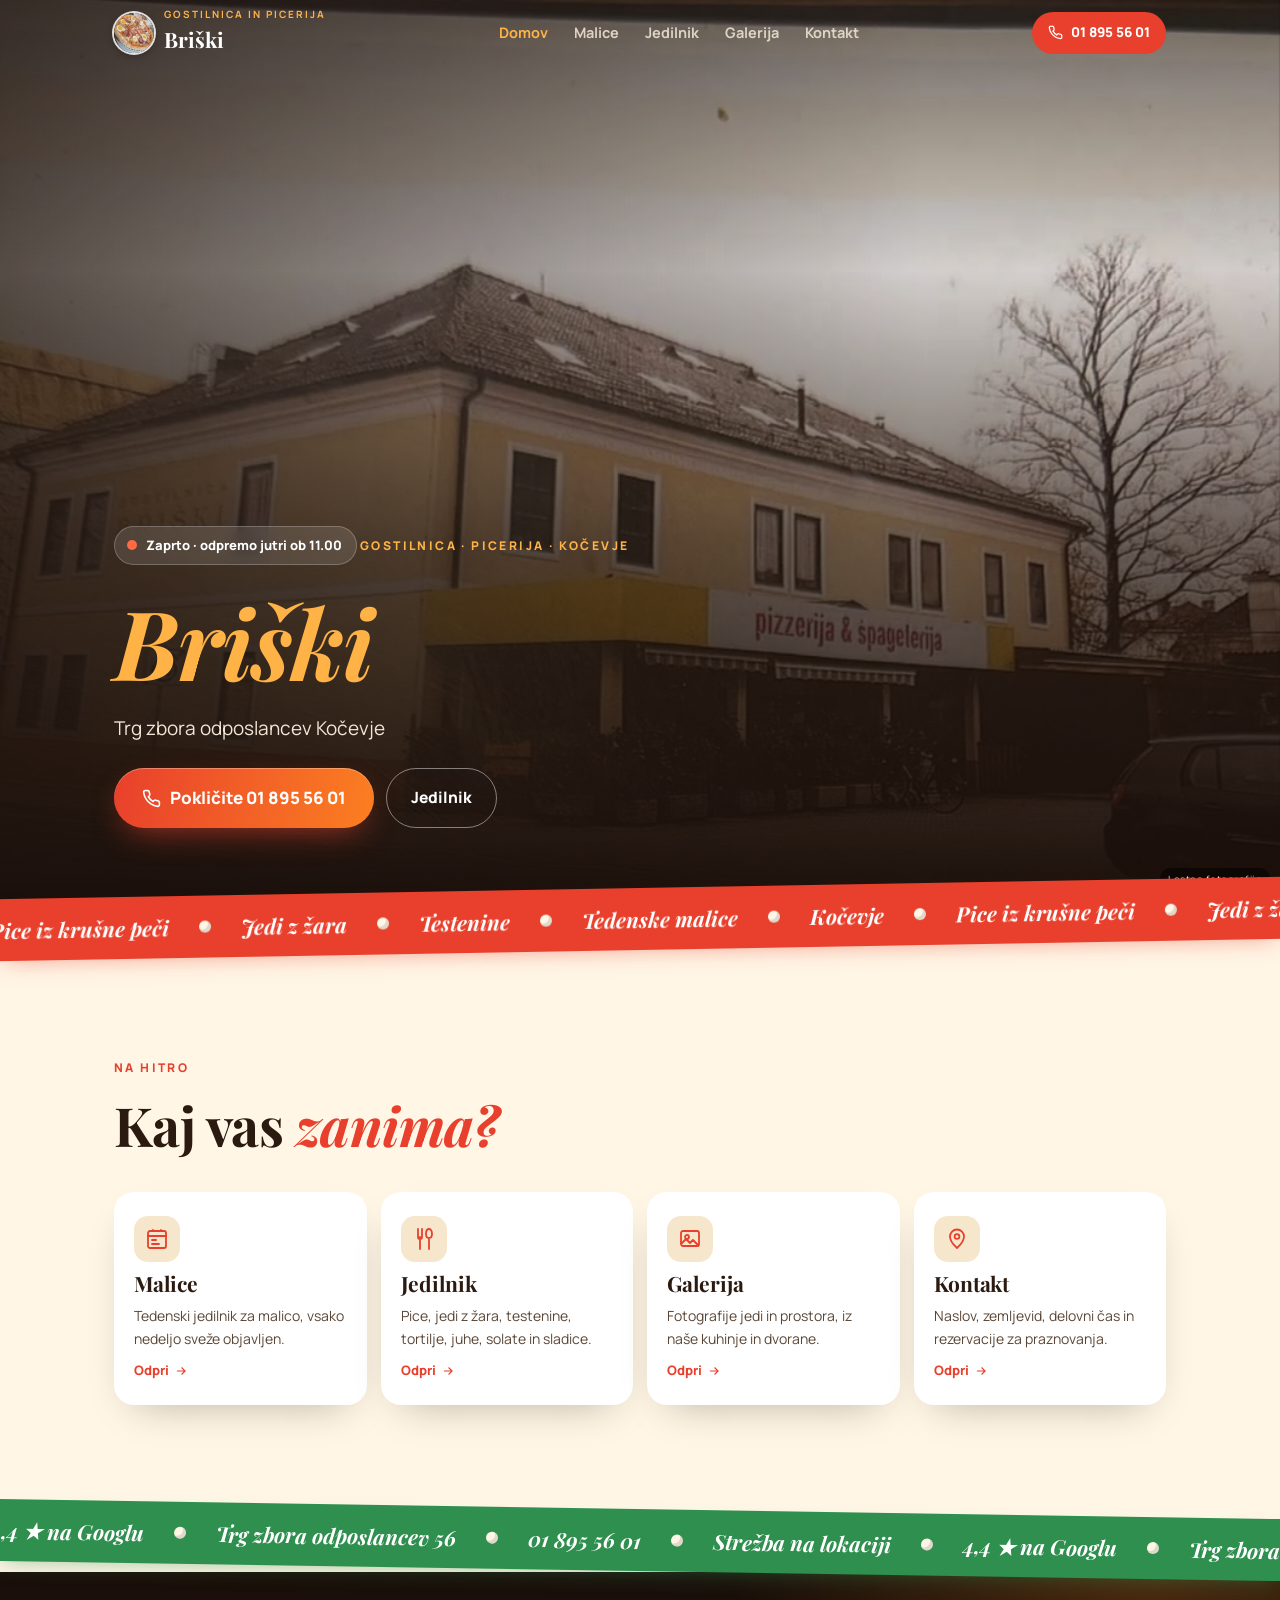
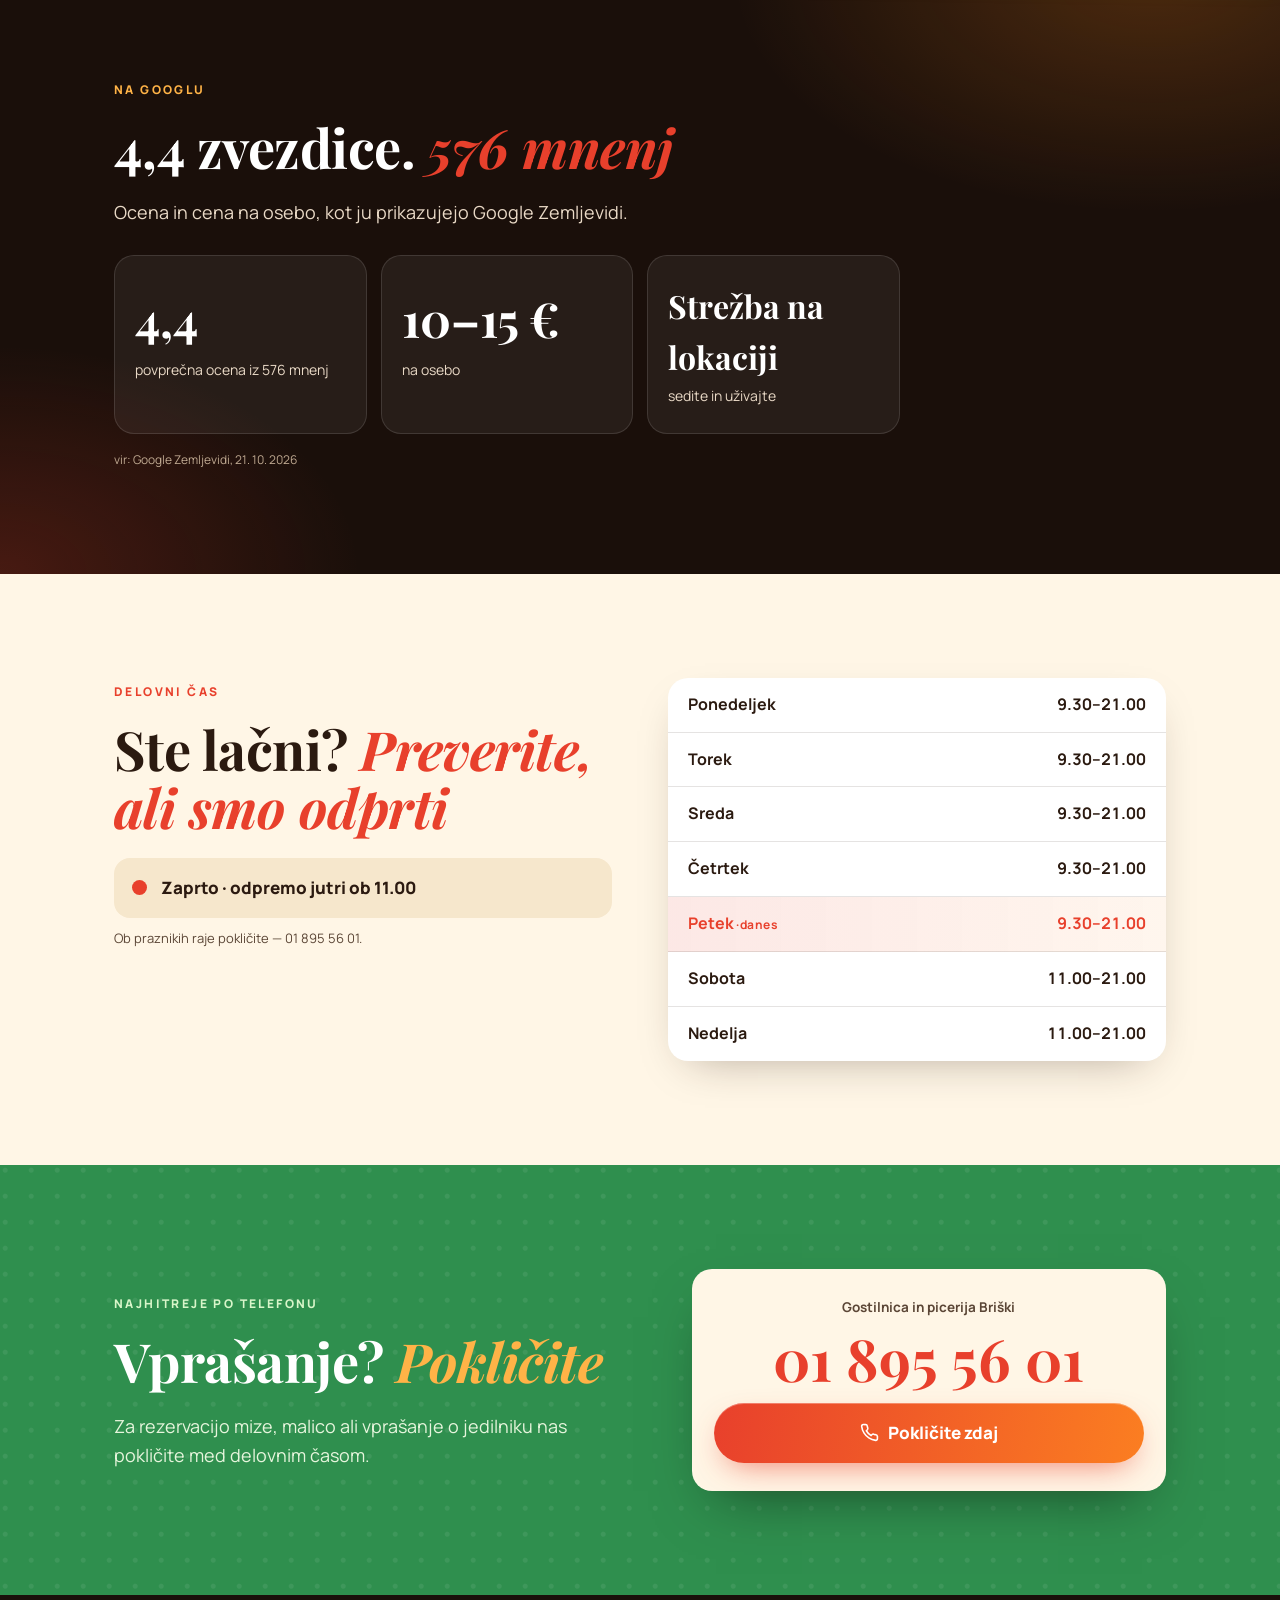
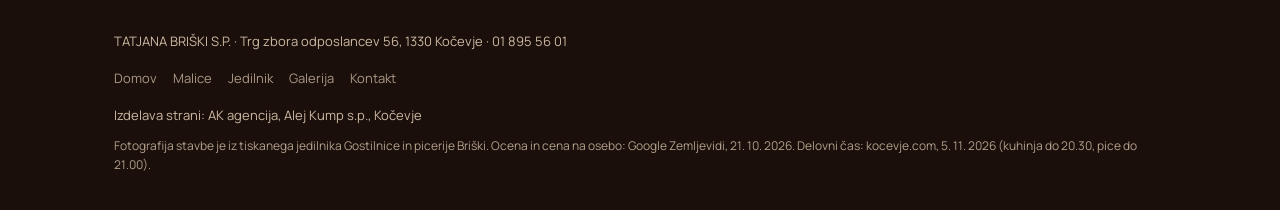
<file: index.html>
<!doctype html>
<html lang="sl" class="no-js">
<head>
<meta charset="utf-8">
<meta name="viewport" content="width=device-width, initial-scale=1, viewport-fit=cover">
<title>Gostilnica in picerija Briški · Kočevje</title>
<meta name="description" content="Gostilnica in picerija Briški, Trg zbora odposlancev 56, Kočevje. Pice iz krušne peči, gostilniške jedi, tedenske malice. Pokličite 01 895 56 01.">
<meta name="theme-color" content="#1a0f0a">
<link rel="preconnect" href="https://fonts.googleapis.com">
<link rel="preconnect" href="https://fonts.gstatic.com" crossorigin>
<link href="https://fonts.googleapis.com/css2?family=Playfair+Display:ital,wght@0,500;0,600;0,700;1,500&family=Manrope:wght@400;500;600;700;800&display=swap" rel="stylesheet">
<link rel="preload" as="image" href="assets/img/hero.webp">
<link rel="stylesheet" href="assets/site.css">
</head>
<body class="no-js">

<a class="skip" href="#main">Preskoči na vsebino</a>

<svg width="0" height="0" style="position:absolute" aria-hidden="true">
  <defs>
    <symbol id="tel" viewBox="0 0 24 24"><path fill="none" stroke="currentColor" stroke-width="2" d="M22 16.9v3a2 2 0 0 1-2.2 2 19.8 19.8 0 0 1-8.6-3.1 19.5 19.5 0 0 1-6-6A19.8 19.8 0 0 1 2.1 4.2 2 2 0 0 1 4.1 2h3a2 2 0 0 1 2 1.7c.1.9.4 1.8.7 2.7a2 2 0 0 1-.5 2.1L8 9.8a16 16 0 0 0 6 6l1.3-1.3a2 2 0 0 1 2.1-.4c.9.3 1.8.6 2.7.7a2 2 0 0 1 1.7 2z"/></symbol>
    <symbol id="pinico" viewBox="0 0 24 24"><path fill="currentColor" d="M12 2a7 7 0 0 0-7 7c0 5.3 7 13 7 13s7-7.7 7-13a7 7 0 0 0-7-7zm0 9.5A2.5 2.5 0 1 1 12 6.5a2.5 2.5 0 0 1 0 5z"/></symbol>
    <symbol id="mail" viewBox="0 0 24 24"><g fill="none" stroke="currentColor" stroke-width="2"><rect x="3" y="5" width="18" height="14" rx="2"/><path d="M3 7l9 6 9-6"/></g></symbol>
    <symbol id="clock" viewBox="0 0 24 24"><g fill="none" stroke="currentColor" stroke-width="2"><circle cx="12" cy="12" r="9"/><path d="M12 7v5l3 2"/></g></symbol>
    <symbol id="arrow" viewBox="0 0 24 24"><path fill="none" stroke="currentColor" stroke-width="2" d="M5 12h14M13 6l6 6-6 6"/></symbol>
    <symbol id="menu-ico" viewBox="0 0 24 24"><path fill="none" stroke="currentColor" stroke-width="2" stroke-linecap="round" d="M4 7h16M4 12h16M4 17h10"/></symbol>
    <symbol id="close-ico" viewBox="0 0 24 24"><path fill="none" stroke="currentColor" stroke-width="2" stroke-linecap="round" d="M5 5l14 14M19 5L5 19"/></symbol>
    <symbol id="ico-malice" viewBox="0 0 24 24"><g fill="none" stroke="currentColor" stroke-width="1.8" stroke-linecap="round" stroke-linejoin="round"><rect x="3" y="4" width="18" height="17" rx="2"/><path d="M3 9h18M8 4v-1M16 4v-1"/><path d="M7 13h4M7 17h7"/></g></symbol>
    <symbol id="ico-jedilnik" viewBox="0 0 24 24"><g fill="none" stroke="currentColor" stroke-width="1.8" stroke-linecap="round" stroke-linejoin="round"><path d="M6 2v8a2 2 0 0 0 4 0V2M8 10v12M17 2c-2 0-3 2-3 5s1 4 3 4 3-1 3-4-1-5-3-5zM17 11v11"/></g></symbol>
    <symbol id="ico-galerija" viewBox="0 0 24 24"><g fill="none" stroke="currentColor" stroke-width="1.8" stroke-linejoin="round"><rect x="3" y="4" width="18" height="15" rx="2"/><circle cx="9" cy="10" r="2"/><path d="M3 17l5-5 4 4 3-3 6 6"/></g></symbol>
    <symbol id="ico-kontakt" viewBox="0 0 24 24"><g fill="none" stroke="currentColor" stroke-width="1.8" stroke-linecap="round" stroke-linejoin="round"><path d="M12 21s-7-6.2-7-11.5A7 7 0 0 1 19 9.5C19 14.8 12 21 12 21z"/><circle cx="12" cy="9.5" r="2.4"/></g></symbol>
    <symbol id="pizza" viewBox="0 0 200 200">
      <circle cx="100" cy="100" r="96" fill="#e9a65a"/>
      <circle cx="100" cy="100" r="96" fill="none" stroke="#b86b2a" stroke-width="3" stroke-dasharray="3 11"/>
      <circle cx="100" cy="100" r="80" fill="#d9381e"/>
      <g fill="#fff3d6"><path d="M70 58c10-6 22-2 24 8s-8 16-18 14-14-16-6-22z"/><path d="M124 52c9-3 19 3 18 12s-11 13-19 9-9-18 1-21z"/><path d="M58 104c8-7 21-4 22 6s-9 15-18 13-11-13-4-19z"/><path d="M110 96c10-5 22 1 21 11s-12 15-21 11-10-17 0-22z"/><path d="M86 138c9-5 21 0 20 10s-12 13-20 9-9-15 0-19z"/><path d="M138 124c8-4 18 2 16 10s-11 11-17 7-7-14 1-17z"/></g>
      <g fill="#2f8f4e"><path d="M98 78c6-10 18-12 20-10-2 8-12 16-20 10z"/><path d="M98 78c-2-10 6-18 10-18 1 8-4 16-10 18z" fill="#53b872"/><path d="M72 128c4-10 16-14 19-12-1 8-11 16-19 12z"/><path d="M140 92c6-8 16-8 18-6-3 7-12 12-18 6z"/><path d="M118 150c5-8 15-10 17-8-2 7-11 13-17 8z" fill="#53b872"/></g>
      <g stroke="#1a0f0a" stroke-opacity=".18" stroke-width="2"><path d="M100 4v192M4 100h192M32 32l136 136M168 32L32 168"/></g>
    </symbol>
  </defs>
</svg>

<header class="site-nav" id="nav">
  <div class="wrap bar">
    <a href="index.html" class="brand" aria-label="Gostilnica in picerija Briški, domov">
      <img class="brand-logo" src="assets/img/logo-pica.webp" alt="" width="40" height="40">
      <span><small>Gostilnica in picerija</small>Briški</span>
    </a>
    <nav class="nav-links" aria-label="Glavna navigacija">
      <a href="index.html" aria-current="page">Domov</a>
      <a href="malice.html">Malice</a>
      <a href="jedilnik.html">Jedilnik</a>
      <a href="galerija.html">Galerija</a>
      <a href="kontakt.html">Kontakt</a>
    </nav>
    <div class="nav-right">
      <a class="nav-call" href="tel:+38618955601"><svg width="15" height="15" aria-hidden="true"><use href="#tel"/></svg>01 895 56 01</a>
      <button class="menu-btn" id="menuBtn" type="button" aria-label="Odpri meni" aria-expanded="false" aria-controls="mobileNav"><svg width="20" height="20" aria-hidden="true"><use href="#menu-ico"/></svg></button>
    </div>
  </div>
</header>

<div class="mobile-nav" id="mobileNav" role="dialog" aria-modal="true" aria-label="Meni">
  <div class="mn-top">
    <span class="brand"><small>Gostilnica in picerija</small>Briški</span>
    <button class="close" type="button" aria-label="Zapri meni"><svg width="18" height="18" aria-hidden="true"><use href="#close-ico"/></svg></button>
  </div>
  <nav aria-label="Mobilna navigacija">
    <a href="index.html" aria-current="page">Domov</a>
    <a href="malice.html">Malice</a>
    <a href="jedilnik.html">Jedilnik</a>
    <a href="galerija.html">Galerija</a>
    <a href="kontakt.html">Kontakt</a>
  </nav>
  <div class="mn-call"><a class="btn btn-red btn-big" href="tel:+38618955601"><svg aria-hidden="true"><use href="#tel"/></svg>Pokličite 01 895 56 01</a></div>
</div>

<main id="main">
  <section class="hero" style="padding:0">
    <div class="hero-img">
      <img src="assets/img/hero.webp" alt="Gostilnica in picerija Briški, stavba na Trgu zbora odposlancev v Kočevju" width="1269" height="741" fetchpriority="high">
    </div>
    <span class="ill">Lastna fotografija</span>
    <div class="wrap hero-inner">
      <div class="status rv" data-status><i></i><span>Delovni čas: pon&ndash;pet 9&ndash;21, sob&ndash;ned 11&ndash;21</span></div>
      <div class="eyebrow rv" style="color:var(--ember)">Gostilnica &middot; Picerija &middot; Kočevje</div>
      <h1 class="rv d1"><em>Briški</em></h1>
      <p class="sub rv d2">Trg zbora odposlancev Kočevje</p>
      <div class="cta-row rv d3">
        <a class="btn btn-red btn-big" href="tel:+38618955601"><svg aria-hidden="true"><use href="#tel"/></svg>Pokličite 01 895 56 01</a>
        <a class="btn btn-ghost" href="jedilnik.html">Jedilnik</a>
      </div>
    </div>
  </section>

  <div class="strip" aria-hidden="true">
    <div class="track">
      <span>Pice iz krušne peči</span><span>Jedi z žara</span><span>Testenine</span><span>Tedenske malice</span><span>Kočevje</span>
      <span>Pice iz krušne peči</span><span>Jedi z žara</span><span>Testenine</span><span>Tedenske malice</span><span>Kočevje</span>
    </div>
  </div>

  <section id="hitro">
    <div class="wrap">
      <div class="eyebrow rv">Na hitro</div>
      <h2 class="rv d1">Kaj vas <em>zanima?</em></h2>
      <div class="quick-grid">
        <a class="quick-card rv" href="malice.html">
          <div class="ico"><svg width="24" height="24" aria-hidden="true"><use href="#ico-malice"/></svg></div>
          <h3>Malice</h3>
          <p>Tedenski jedilnik za malico, vsako nedeljo sveže objavljen.</p>
          <span class="go">Odpri <svg width="14" height="14" aria-hidden="true"><use href="#arrow"/></svg></span>
        </a>
        <a class="quick-card rv d1" href="jedilnik.html">
          <div class="ico"><svg width="24" height="24" aria-hidden="true"><use href="#ico-jedilnik"/></svg></div>
          <h3>Jedilnik</h3>
          <p>Pice, jedi z žara, testenine, tortilje, juhe, solate in sladice.</p>
          <span class="go">Odpri <svg width="14" height="14" aria-hidden="true"><use href="#arrow"/></svg></span>
        </a>
        <a class="quick-card rv d2" href="galerija.html">
          <div class="ico"><svg width="24" height="24" aria-hidden="true"><use href="#ico-galerija"/></svg></div>
          <h3>Galerija</h3>
          <p>Fotografije jedi in prostora, iz naše kuhinje in dvorane.</p>
          <span class="go">Odpri <svg width="14" height="14" aria-hidden="true"><use href="#arrow"/></svg></span>
        </a>
        <a class="quick-card rv d3" href="kontakt.html">
          <div class="ico"><svg width="24" height="24" aria-hidden="true"><use href="#ico-kontakt"/></svg></div>
          <h3>Kontakt</h3>
          <p>Naslov, zemljevid, delovni čas in rezervacije za praznovanja.</p>
          <span class="go">Odpri <svg width="14" height="14" aria-hidden="true"><use href="#arrow"/></svg></span>
        </a>
      </div>
    </div>
  </section>

  <div class="strip alt" aria-hidden="true">
    <div class="track">
      <span>4,4 &#9733; na Googlu</span><span>Trg zbora odposlancev 56</span><span>01 895 56 01</span><span>Strežba na lokaciji</span>
      <span>4,4 &#9733; na Googlu</span><span>Trg zbora odposlancev 56</span><span>01 895 56 01</span><span>Strežba na lokaciji</span>
    </div>
  </div>

  <section class="band" style="background:radial-gradient(700px 400px at 90% 0%,rgba(255,138,31,.22),transparent 60%),radial-gradient(600px 380px at 0% 100%,rgba(232,64,44,.22),transparent 60%),var(--dark);color:#fff">
    <div class="wrap">
      <div class="eyebrow rv" style="color:var(--ember)">Na Googlu</div>
      <h2 class="rv d1" style="color:#fff">4,4 zvezdice. <em>576 mnenj</em></h2>
      <p class="lead rv d2" style="color:#e9d9c6">Ocena in cena na osebo, kot ju prikazujejo Google Zemljevidi.</p>
      <div class="quick-grid" style="margin-top:28px">
        <div class="rv" style="background:rgba(255,255,255,.06);border:1px solid rgba(255,255,255,.12);border-radius:var(--r);padding:24px 20px">
          <b style="display:block;font-family:var(--head);font-size:clamp(34px,8vw,48px);color:#fff">4,4</b>
          <span style="color:#e9d9c6;font-size:14px">povprečna ocena iz 576 mnenj</span>
        </div>
        <div class="rv d1" style="background:rgba(255,255,255,.06);border:1px solid rgba(255,255,255,.12);border-radius:var(--r);padding:24px 20px">
          <b style="display:block;font-family:var(--head);font-size:clamp(34px,8vw,48px);color:#fff">10&ndash;15 &euro;</b>
          <span style="color:#e9d9c6;font-size:14px">na osebo</span>
        </div>
        <div class="rv d2" style="background:rgba(255,255,255,.06);border:1px solid rgba(255,255,255,.12);border-radius:var(--r);padding:24px 20px">
          <b style="display:block;font-family:var(--head);font-size:clamp(24px,6vw,32px);color:#fff">Strežba na lokaciji</b>
          <span style="color:#e9d9c6;font-size:14px">sedite in uživajte</span>
        </div>
      </div>
      <p class="rv" style="margin-top:16px;font-size:12px;color:#bfa991">vir: Google Zemljevidi, 21. 10. 2026</p>
    </div>
  </section>

  <section id="delovni-cas">
    <div class="wrap hours-grid">
      <div class="rv">
        <div class="eyebrow">Delovni čas</div>
        <h2>Ste lačni? <em>Preverite, ali smo odprti</em></h2>
        <div class="bigstatus" data-status><i></i><span>Delovni čas: pon&ndash;pet 9&ndash;21, sob&ndash;ned 11&ndash;21</span></div>
        <p class="note">Ob praznikih raje pokličite &mdash; 01 895 56 01.</p>
      </div>
      <ul class="week rv d1" data-week>
        <li data-d="1"><span>Ponedeljek</span><span>9.30&ndash;21.00</span></li>
        <li data-d="2"><span>Torek</span><span>9.30&ndash;21.00</span></li>
        <li data-d="3"><span>Sreda</span><span>9.30&ndash;21.00</span></li>
        <li data-d="4"><span>Četrtek</span><span>9.30&ndash;21.00</span></li>
        <li data-d="5"><span>Petek</span><span>9.30&ndash;21.00</span></li>
        <li data-d="6"><span>Sobota</span><span>11.00&ndash;21.00</span></li>
        <li data-d="0"><span>Nedelja</span><span>11.00&ndash;21.00</span></li>
      </ul>
    </div>
  </section>

  <section class="callband">
    <div class="wrap">
      <div class="rv">
        <div class="eyebrow">Najhitreje po telefonu</div>
        <h2>Vprašanje? <em>Pokličite</em></h2>
        <p class="lead" style="color:#e6f5dc">Za rezervacijo mize, malico ali vprašanje o jedilniku nas pokličite med delovnim časom.</p>
      </div>
      <div class="callcard rv d1">
        <small>Gostilnica in picerija Briški</small>
        <a class="n" href="tel:+38618955601">01 895 56 01</a>
        <a class="btn btn-red btn-big" href="tel:+38618955601"><svg aria-hidden="true"><use href="#tel"/></svg>Pokličite zdaj</a>
      </div>
    </div>
  </section>
</main>

<footer>
  <div class="wrap">
    <span>TATJANA BRIŠKI S.P. &middot; Trg zbora odposlancev 56, 1330 Kočevje &middot; <a href="tel:+38618955601">01 895 56 01</a></span>
    <nav aria-label="Strani v nogi">
      <a href="index.html">Domov</a><a href="malice.html">Malice</a><a href="jedilnik.html">Jedilnik</a><a href="galerija.html">Galerija</a><a href="kontakt.html">Kontakt</a>
    </nav>
    <span>Izdelava strani: AK agencija, Alej Kump s.p., Kočevje</span>
    <span class="disc">Fotografija stavbe je iz tiskanega jedilnika Gostilnice in picerije Briški. Ocena in cena na osebo: Google Zemljevidi, 21. 10. 2026. Delovni čas: kocevje.com, 5. 11. 2026 (kuhinja do 20.30, pice do 21.00).</span>
  </div>
</footer>

<div class="sticky"><a class="btn btn-red" href="tel:+38618955601"><svg aria-hidden="true"><use href="#tel"/></svg>Pokličite 01 895 56 01</a></div>

<script src="assets/site.js" defer></script>

<!--
SOURCES: legal name, address, activity -- bizi.si. Name on Google, hours, rating 4,4 / 576 reviews,
10-15 EUR per person, dine-in -- Google Maps, 21. 10. 2026. Phone and e-mail -- owner. Menu categories
on this page (pice, jedi z zara, testenine, malice) -- the restaurant's own printed menu, transcribed
in full on jedilnik.html. Hero photo -- the restaurant's own printed menu cover (their building), not
a stock photo. No prices, awards, years, delivery, takeaway or online reservations are claimed here.
-->
</body>
</html>
</file>
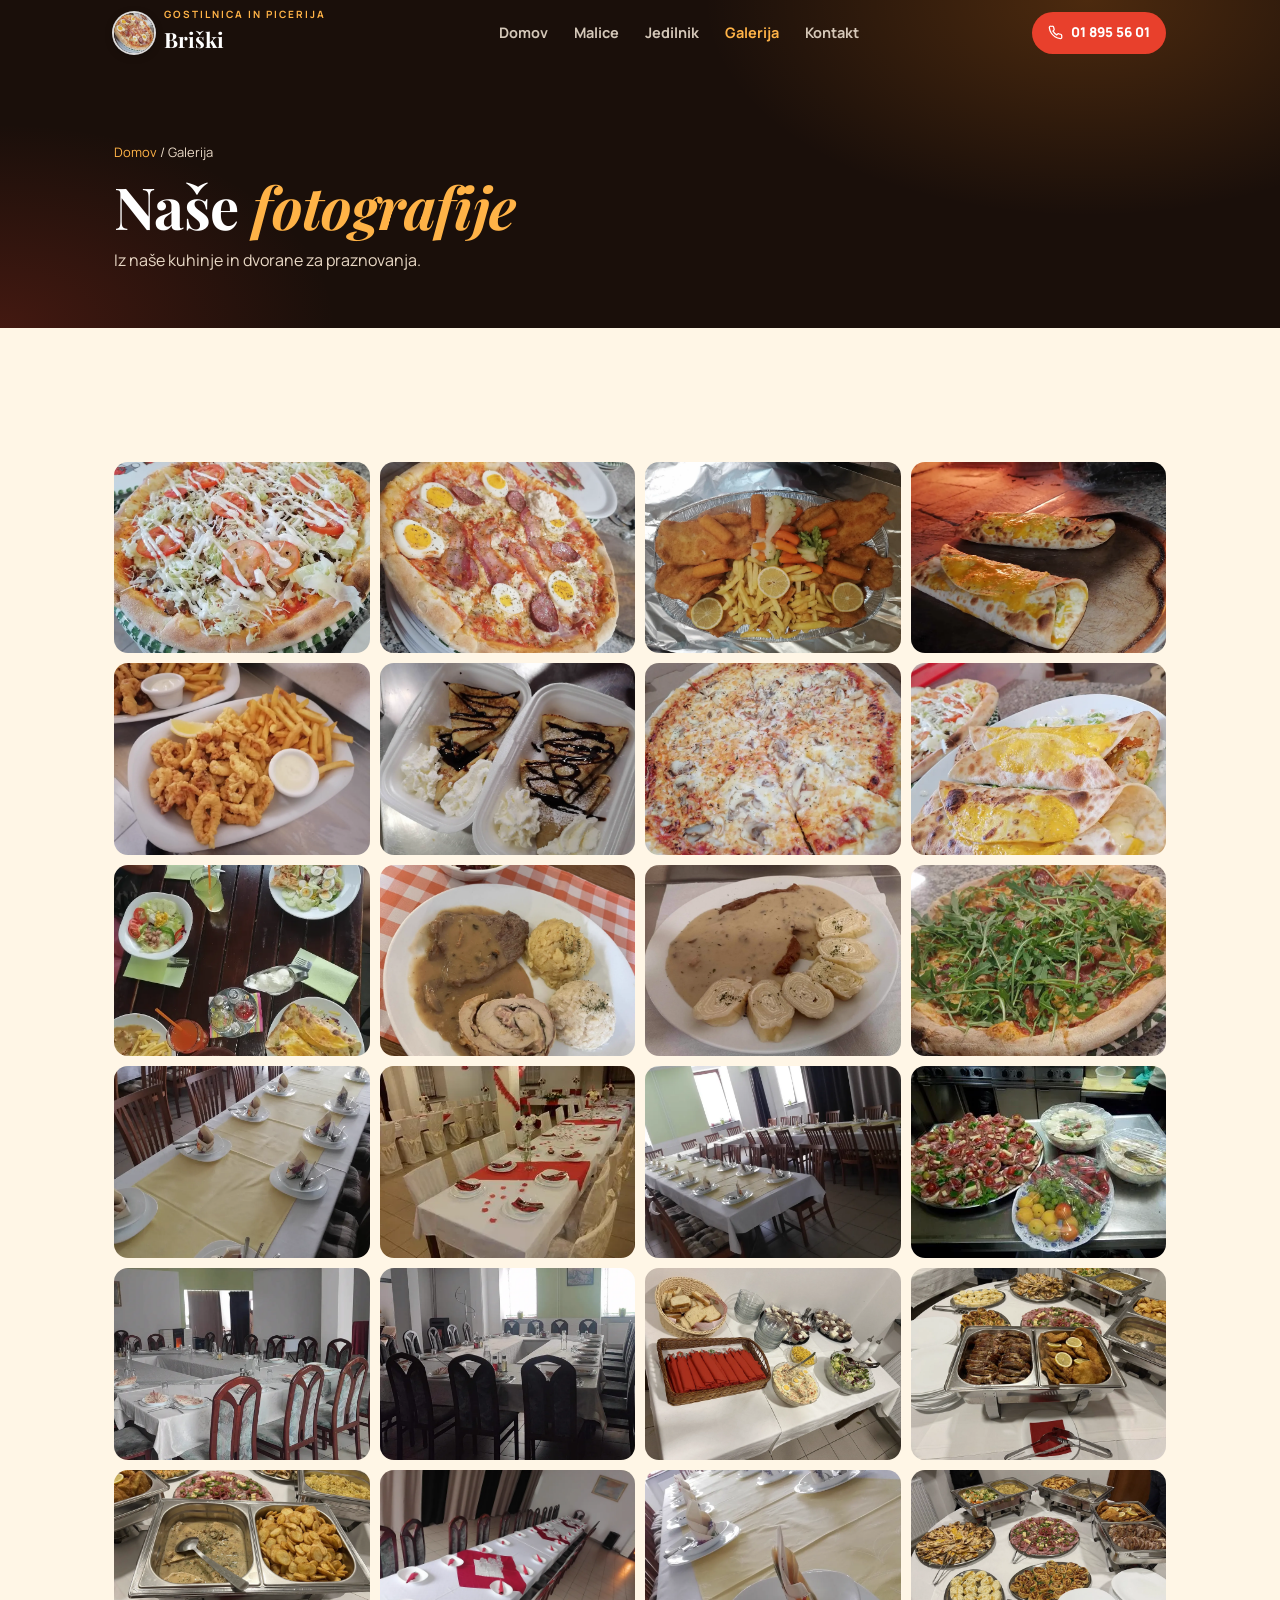
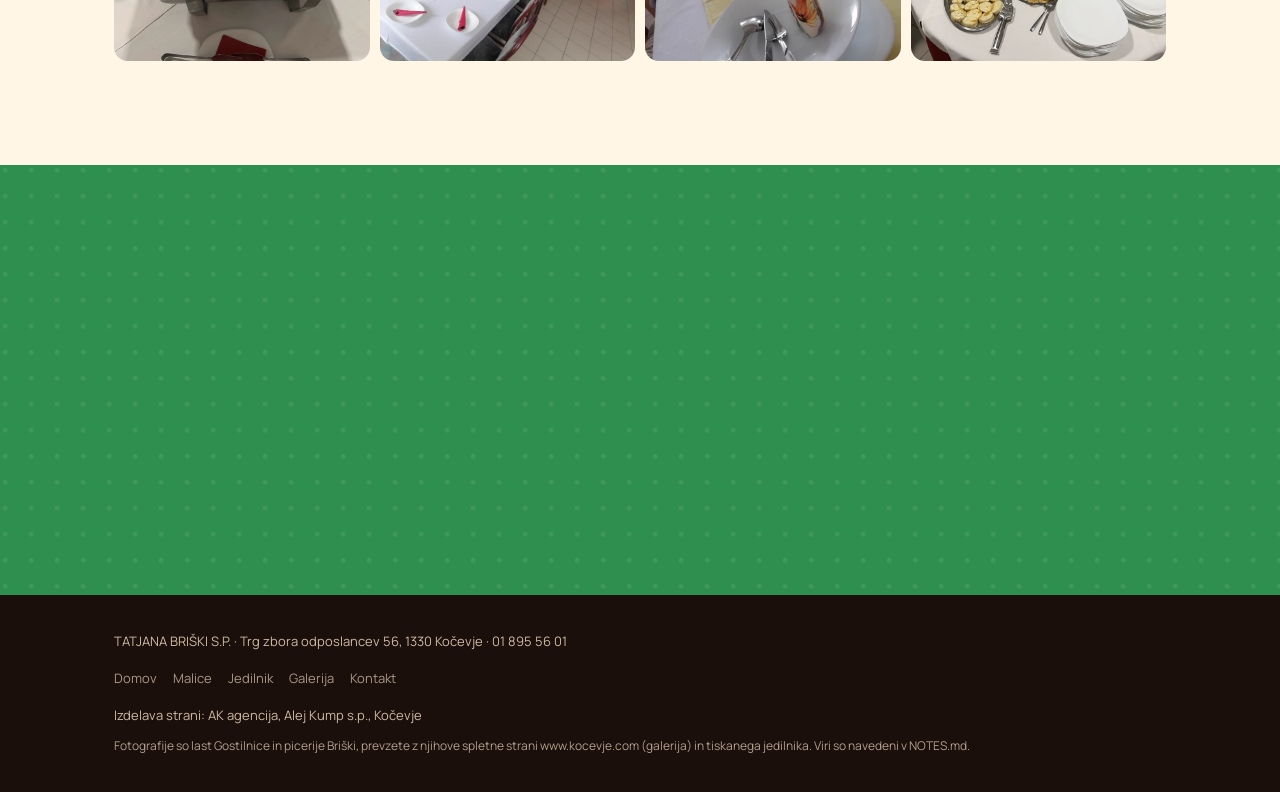
<file: galerija.html>
<!doctype html>
<html lang="sl" class="no-js">
<head>
<meta charset="utf-8">
<meta name="viewport" content="width=device-width, initial-scale=1, viewport-fit=cover">
<title>Galerija · Gostilnica in picerija Briški · Kočevje</title>
<meta name="description" content="Fotografije jedi in prostorov Gostilnice in picerije Briški v Kočevju: pice iz krušne peči, jedi z žara in dvorana za praznovanja.">
<meta name="theme-color" content="#1a0f0a">
<link rel="preconnect" href="https://fonts.googleapis.com">
<link rel="preconnect" href="https://fonts.gstatic.com" crossorigin>
<link href="https://fonts.googleapis.com/css2?family=Playfair+Display:ital,wght@0,500;0,600;0,700;1,500&family=Manrope:wght@400;500;600;700;800&display=swap" rel="stylesheet">
<link rel="stylesheet" href="assets/site.css">
</head>
<body class="no-js">

<a class="skip" href="#main">Preskoči na vsebino</a>

<svg width="0" height="0" style="position:absolute" aria-hidden="true">
  <defs>
    <symbol id="tel" viewBox="0 0 24 24"><path fill="none" stroke="currentColor" stroke-width="2" d="M22 16.9v3a2 2 0 0 1-2.2 2 19.8 19.8 0 0 1-8.6-3.1 19.5 19.5 0 0 1-6-6A19.8 19.8 0 0 1 2.1 4.2 2 2 0 0 1 4.1 2h3a2 2 0 0 1 2 1.7c.1.9.4 1.8.7 2.7a2 2 0 0 1-.5 2.1L8 9.8a16 16 0 0 0 6 6l1.3-1.3a2 2 0 0 1 2.1-.4c.9.3 1.8.6 2.7.7a2 2 0 0 1 1.7 2z"/></symbol>
    <symbol id="menu-ico" viewBox="0 0 24 24"><path fill="none" stroke="currentColor" stroke-width="2" stroke-linecap="round" d="M4 7h16M4 12h16M4 17h10"/></symbol>
    <symbol id="close-ico" viewBox="0 0 24 24"><path fill="none" stroke="currentColor" stroke-width="2" stroke-linecap="round" d="M5 5l14 14M19 5L5 19"/></symbol>
    <symbol id="chev-l" viewBox="0 0 24 24"><path fill="none" stroke="currentColor" stroke-width="2" stroke-linecap="round" stroke-linejoin="round" d="M15 6l-6 6 6 6"/></symbol>
    <symbol id="chev-r" viewBox="0 0 24 24"><path fill="none" stroke="currentColor" stroke-width="2" stroke-linecap="round" stroke-linejoin="round" d="M9 6l6 6-6 6"/></symbol>
    <symbol id="pizza" viewBox="0 0 200 200">
      <circle cx="100" cy="100" r="96" fill="#e9a65a"/><circle cx="100" cy="100" r="96" fill="none" stroke="#b86b2a" stroke-width="3" stroke-dasharray="3 11"/>
      <circle cx="100" cy="100" r="80" fill="#d9381e"/>
      <g fill="#fff3d6"><path d="M70 58c10-6 22-2 24 8s-8 16-18 14-14-16-6-22z"/><path d="M124 52c9-3 19 3 18 12s-11 13-19 9-9-18 1-21z"/><path d="M58 104c8-7 21-4 22 6s-9 15-18 13-11-13-4-19z"/><path d="M110 96c10-5 22 1 21 11s-12 15-21 11-10-17 0-22z"/><path d="M86 138c9-5 21 0 20 10s-12 13-20 9-9-15 0-19z"/><path d="M138 124c8-4 18 2 16 10s-11 11-17 7-7-14 1-17z"/></g>
      <g fill="#2f8f4e"><path d="M98 78c6-10 18-12 20-10-2 8-12 16-20 10z"/><path d="M98 78c-2-10 6-18 10-18 1 8-4 16-10 18z" fill="#53b872"/><path d="M72 128c4-10 16-14 19-12-1 8-11 16-19 12z"/><path d="M140 92c6-8 16-8 18-6-3 7-12 12-18 6z"/><path d="M118 150c5-8 15-10 17-8-2 7-11 13-17 8z" fill="#53b872"/></g>
      <g stroke="#1a0f0a" stroke-opacity=".18" stroke-width="2"><path d="M100 4v192M4 100h192M32 32l136 136M168 32L32 168"/></g>
    </symbol>
  </defs>
</svg>

<header class="site-nav" id="nav">
  <div class="wrap bar">
    <a href="index.html" class="brand" aria-label="Gostilnica in picerija Briški, domov">
      <img class="brand-logo" src="assets/img/logo-pica.webp" alt="" width="40" height="40">
      <span><small>Gostilnica in picerija</small>Briški</span>
    </a>
    <nav class="nav-links" aria-label="Glavna navigacija">
      <a href="index.html">Domov</a>
      <a href="malice.html">Malice</a>
      <a href="jedilnik.html">Jedilnik</a>
      <a href="galerija.html" aria-current="page">Galerija</a>
      <a href="kontakt.html">Kontakt</a>
    </nav>
    <div class="nav-right">
      <a class="nav-call" href="tel:+38618955601"><svg width="15" height="15" aria-hidden="true"><use href="#tel"/></svg>01 895 56 01</a>
      <button class="menu-btn" id="menuBtn" type="button" aria-label="Odpri meni" aria-expanded="false" aria-controls="mobileNav"><svg width="20" height="20" aria-hidden="true"><use href="#menu-ico"/></svg></button>
    </div>
  </div>
</header>

<div class="mobile-nav" id="mobileNav" role="dialog" aria-modal="true" aria-label="Meni">
  <div class="mn-top">
    <span class="brand"><small>Gostilnica in picerija</small>Briški</span>
    <button class="close" type="button" aria-label="Zapri meni"><svg width="18" height="18" aria-hidden="true"><use href="#close-ico"/></svg></button>
  </div>
  <nav aria-label="Mobilna navigacija">
    <a href="index.html">Domov</a>
    <a href="malice.html">Malice</a>
    <a href="jedilnik.html">Jedilnik</a>
    <a href="galerija.html" aria-current="page">Galerija</a>
    <a href="kontakt.html">Kontakt</a>
  </nav>
  <div class="mn-call"><a class="btn btn-red btn-big" href="tel:+38618955601"><svg aria-hidden="true"><use href="#tel"/></svg>Pokličite 01 895 56 01</a></div>
</div>

<main id="main">
<section class="page-hero">
  <div class="wrap">
    <p class="crumb"><a href="index.html">Domov</a> / Galerija</p>
    <h1>Naše <em>fotografije</em></h1>
    <p>Iz naše kuhinje in dvorane za praznovanja.</p>
  </div>
</section>

<section>
  <div class="wrap">
    <div class="gal-grid">
      <div class="gal-item rv"><img src="assets/img/galerija/01-pica-s-prelivom.webp" alt="Pica s čebulno-česnovim prelivom, paradižnikom in zeljem" loading="lazy" width="960" height="1079"><button type="button" aria-label="Povečaj fotografijo: pica s prelivom"></button></div>
      <div class="gal-item rv"><img src="assets/img/galerija/02-pica-jajca-slanina-klobasa.webp" alt="Pica z jajci, slanino in klobaso" loading="lazy" width="1600" height="2133"><button type="button" aria-label="Povečaj fotografijo: pica z jajci in slanino"></button></div>
      <div class="gal-item rv"><img src="assets/img/galerija/03-ocvrta-ribja-plosca.webp" alt="Ocvrta ribja plošča s pomfrijem, zelenjavo in limono" loading="lazy" width="1600" height="1200"><button type="button" aria-label="Povečaj fotografijo: ocvrta ribja plošča"></button></div>
      <div class="gal-item rv"><img src="assets/img/galerija/04-tortilja-krusna-pec.webp" alt="Polnjena tortilja, pečena v krušni peči" loading="lazy" width="1500" height="2000"><button type="button" aria-label="Povečaj fotografijo: tortilja iz krušne peči"></button></div>
      <div class="gal-item rv"><img src="assets/img/galerija/05-ocvrti-lignji.webp" alt="Ocvrti lignji s pomfrijem in tatarsko omako" loading="lazy" width="1600" height="1200"><button type="button" aria-label="Povečaj fotografijo: ocvrti lignji"></button></div>
      <div class="gal-item rv"><img src="assets/img/galerija/06-palacinke.webp" alt="Palačinke s čokolado in smetano" loading="lazy" width="1600" height="1122"><button type="button" aria-label="Povečaj fotografijo: palačinke"></button></div>
      <div class="gal-item rv"><img src="assets/img/galerija/07-pica-gobova.webp" alt="Pica z gobami, v škatli za s seboj" loading="lazy" width="1500" height="2000"><button type="button" aria-label="Povečaj fotografijo: pica z gobami"></button></div>
      <div class="gal-item rv"><img src="assets/img/galerija/08-tortilje-krozniki.webp" alt="Polnjeni tortilji na krožniku s solato" loading="lazy" width="960" height="1280"><button type="button" aria-label="Povečaj fotografijo: tortilji na krožniku"></button></div>
      <div class="gal-item rv"><img src="assets/img/galerija/09-miza-jedi-pijaca.webp" alt="Pogrnjena miza z jedmi in pijačo" loading="lazy" width="833" height="1218"><button type="button" aria-label="Povečaj fotografijo: miza z jedmi"></button></div>
      <div class="gal-item rv"><img src="assets/img/galerija/10-svinjska-rolada.webp" alt="Svinjska rolada s pire krompirjem, rižem in solato" loading="lazy" width="1536" height="2048"><button type="button" aria-label="Povečaj fotografijo: svinjska rolada"></button></div>
      <div class="gal-item rv"><img src="assets/img/galerija/11-zrezek-struklji.webp" alt="Zrezek v omaki s skutnimi štruklji" loading="lazy" width="1600" height="1148"><button type="button" aria-label="Povečaj fotografijo: zrezek s štruklji"></button></div>
      <div class="gal-item rv"><img src="assets/img/galerija/12-pica-rukola.webp" alt="Pica z rukolo in pršutom" loading="lazy" width="900" height="2000"><button type="button" aria-label="Povečaj fotografijo: pica z rukolo"></button></div>
      <div class="gal-item rv"><img src="assets/img/galerija/13-dvorana-rumeni-prti.webp" alt="Pogrnjena dvorana za praznovanja, rumeni prti" loading="lazy" width="960" height="1280"><button type="button" aria-label="Povečaj fotografijo: dvorana z rumenimi prti"></button></div>
      <div class="gal-item rv"><img src="assets/img/galerija/14-dvorana-rdece-bela.webp" alt="Praznično pogrnjena miza z rdečimi prti" loading="lazy" width="408" height="306"><button type="button" aria-label="Povečaj fotografijo: miza z rdečimi prti"></button></div>
      <div class="gal-item rv"><img src="assets/img/galerija/15-dvorana-zelena-stena.webp" alt="Dvorana za zaprte družbe z zeleno steno" loading="lazy" width="960" height="1280"><button type="button" aria-label="Povečaj fotografijo: dvorana z zeleno steno"></button></div>
      <div class="gal-item rv"><img src="assets/img/galerija/16-pogostitev-mrzle-mize.webp" alt="Pogostitev: mrzle mize in sadje" loading="lazy" width="408" height="306"><button type="button" aria-label="Povečaj fotografijo: mrzle mize"></button></div>
      <div class="gal-item rv"><img src="assets/img/galerija/17-dvorana-podkev-dan.webp" alt="Pogrnjena miza v podkvi za praznovanje" loading="lazy" width="1600" height="720"><button type="button" aria-label="Povečaj fotografijo: miza v podkvi"></button></div>
      <div class="gal-item rv"><img src="assets/img/galerija/18-dvorana-podkev-vecer.webp" alt="Dvorana za zaključene družbe zvečer" loading="lazy" width="1600" height="720"><button type="button" aria-label="Povečaj fotografijo: dvorana zvečer"></button></div>
      <div class="gal-item rv"><img src="assets/img/galerija/19-pogostitev-kruh-solate.webp" alt="Pogostitev: kruh, solate in sladice" loading="lazy" width="1600" height="1200"><button type="button" aria-label="Povečaj fotografijo: kruh in solate"></button></div>
      <div class="gal-item rv"><img src="assets/img/galerija/20-pogostitev-bogata-miza.webp" alt="Pogostitev za zaprto družbo: pečenke, zrezki in prigrizki" loading="lazy" width="1600" height="1200"><button type="button" aria-label="Povečaj fotografijo: bogata pogostitev"></button></div>
      <div class="gal-item rv"><img src="assets/img/galerija/21-pogostitev-piscanec.webp" alt="Piščanec v omaki in krompirčki na pogostitvi" loading="lazy" width="1600" height="1200"><button type="button" aria-label="Povečaj fotografijo: piščanec v omaki"></button></div>
      <div class="gal-item rv"><img src="assets/img/galerija/22-dvorana-dolga-miza.webp" alt="Dolga pogrnjena miza za praznovanje" loading="lazy" width="1280" height="960"><button type="button" aria-label="Povečaj fotografijo: dolga miza"></button></div>
      <div class="gal-item rv"><img src="assets/img/galerija/23-dvorana-rumena-soba.webp" alt="Dvorana z rumenimi prti za zaključeno družbo" loading="lazy" width="960" height="1280"><button type="button" aria-label="Povečaj fotografijo: rumena soba"></button></div>
      <div class="gal-item rv"><img src="assets/img/galerija/24-pogostitev-prigrizki.webp" alt="Pogostitev: prigrizki in slano pecivo" loading="lazy" width="1600" height="1200"><button type="button" aria-label="Povečaj fotografijo: prigrizki"></button></div>
    </div>
  </div>
</section>

<section class="callband">
  <div class="wrap">
    <div class="rv">
      <div class="eyebrow">Praznovanje?</div>
      <h2>Za zaprto <em>družbo</em></h2>
      <p class="lead" style="color:#e6f5dc">Za rojstni dan, obletnico ali zaključeno družbo nas pokličite in se dogovorimo za podrobnosti.</p>
    </div>
    <div class="callcard rv d1">
      <small>Gostilnica in picerija Briški</small>
      <a class="n" href="tel:+38618955601">01 895 56 01</a>
      <a class="btn btn-red btn-big" href="tel:+38618955601"><svg aria-hidden="true"><use href="#tel"/></svg>Pokličite zdaj</a>
    </div>
  </div>
</section>
</main>

<div class="lightbox" id="lightbox" aria-hidden="true">
  <button class="lb-close" type="button" aria-label="Zapri"><svg width="20" height="20" aria-hidden="true"><use href="#close-ico"/></svg></button>
  <button class="lb-prev" type="button" aria-label="Prejšnja fotografija"><svg width="22" height="22" aria-hidden="true"><use href="#chev-l"/></svg></button>
  <img src="[data-uri]" alt="">
  <button class="lb-next" type="button" aria-label="Naslednja fotografija"><svg width="22" height="22" aria-hidden="true"><use href="#chev-r"/></svg></button>
  <div class="lb-cap"></div>
</div>

<footer>
  <div class="wrap">
    <span>TATJANA BRIŠKI S.P. &middot; Trg zbora odposlancev 56, 1330 Kočevje &middot; <a href="tel:+38618955601">01 895 56 01</a></span>
    <nav aria-label="Strani v nogi">
      <a href="index.html">Domov</a><a href="malice.html">Malice</a><a href="jedilnik.html">Jedilnik</a><a href="galerija.html">Galerija</a><a href="kontakt.html">Kontakt</a>
    </nav>
    <span>Izdelava strani: AK agencija, Alej Kump s.p., Kočevje</span>
    <span class="disc">Fotografije so last Gostilnice in picerije Briški, prevzete z njihove spletne strani www.kocevje.com (galerija) in tiskanega jedilnika. Viri so navedeni v NOTES.md.</span>
  </div>
</footer>

<div class="sticky"><a class="btn btn-red" href="tel:+38618955601"><svg aria-hidden="true"><use href="#tel"/></svg>Pokličite 01 895 56 01</a></div>

<script src="assets/site.js" defer></script>

<!--
SOURCES: all 24 photographs are the restaurant's own, fetched from www.kocevje.com/portalx/index.php/galerija
(JEDI and REZERVACIJE subfolders), 5. 11. 2026, politely (24 requests, ~1.3 s apart, no 403/429 hit).
Exact source URL for each file is recorded in NOTES.md. No stock or AI-generated images on this page.
-->
</body>
</html>
</file>
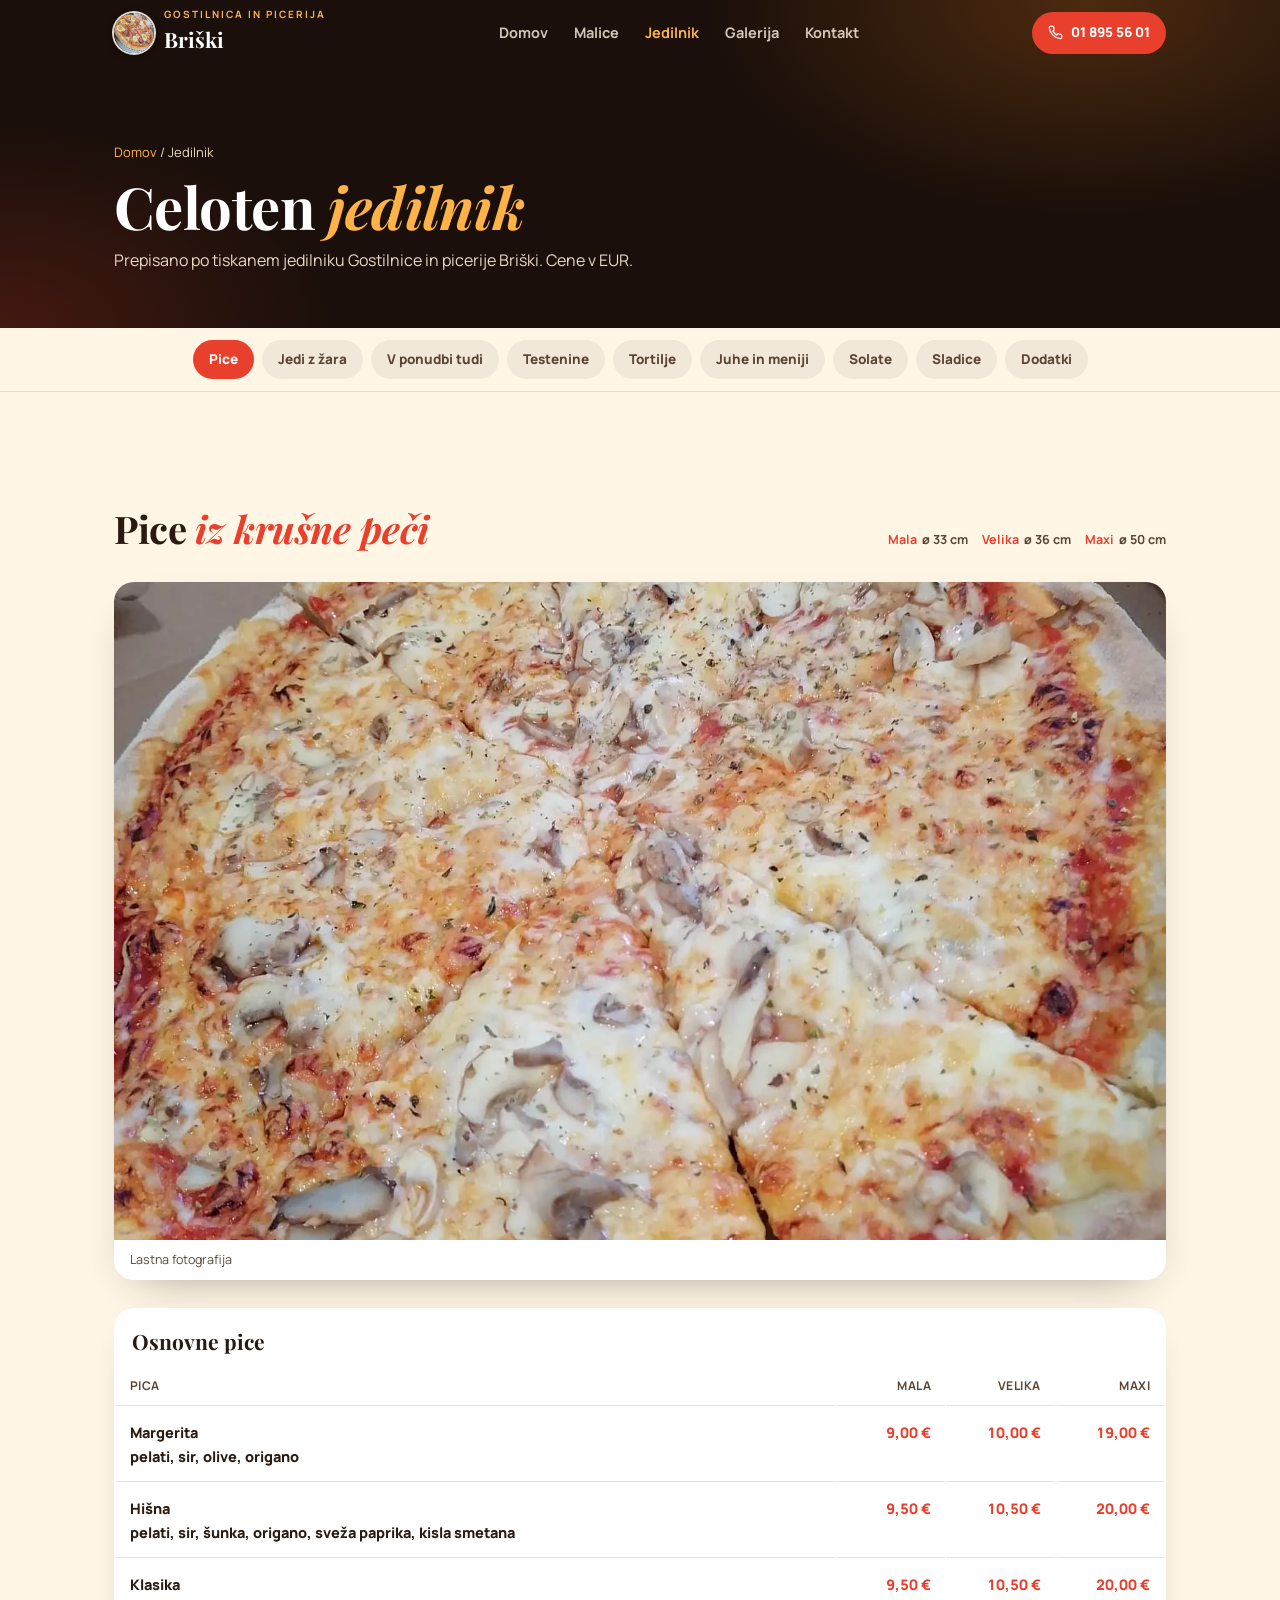
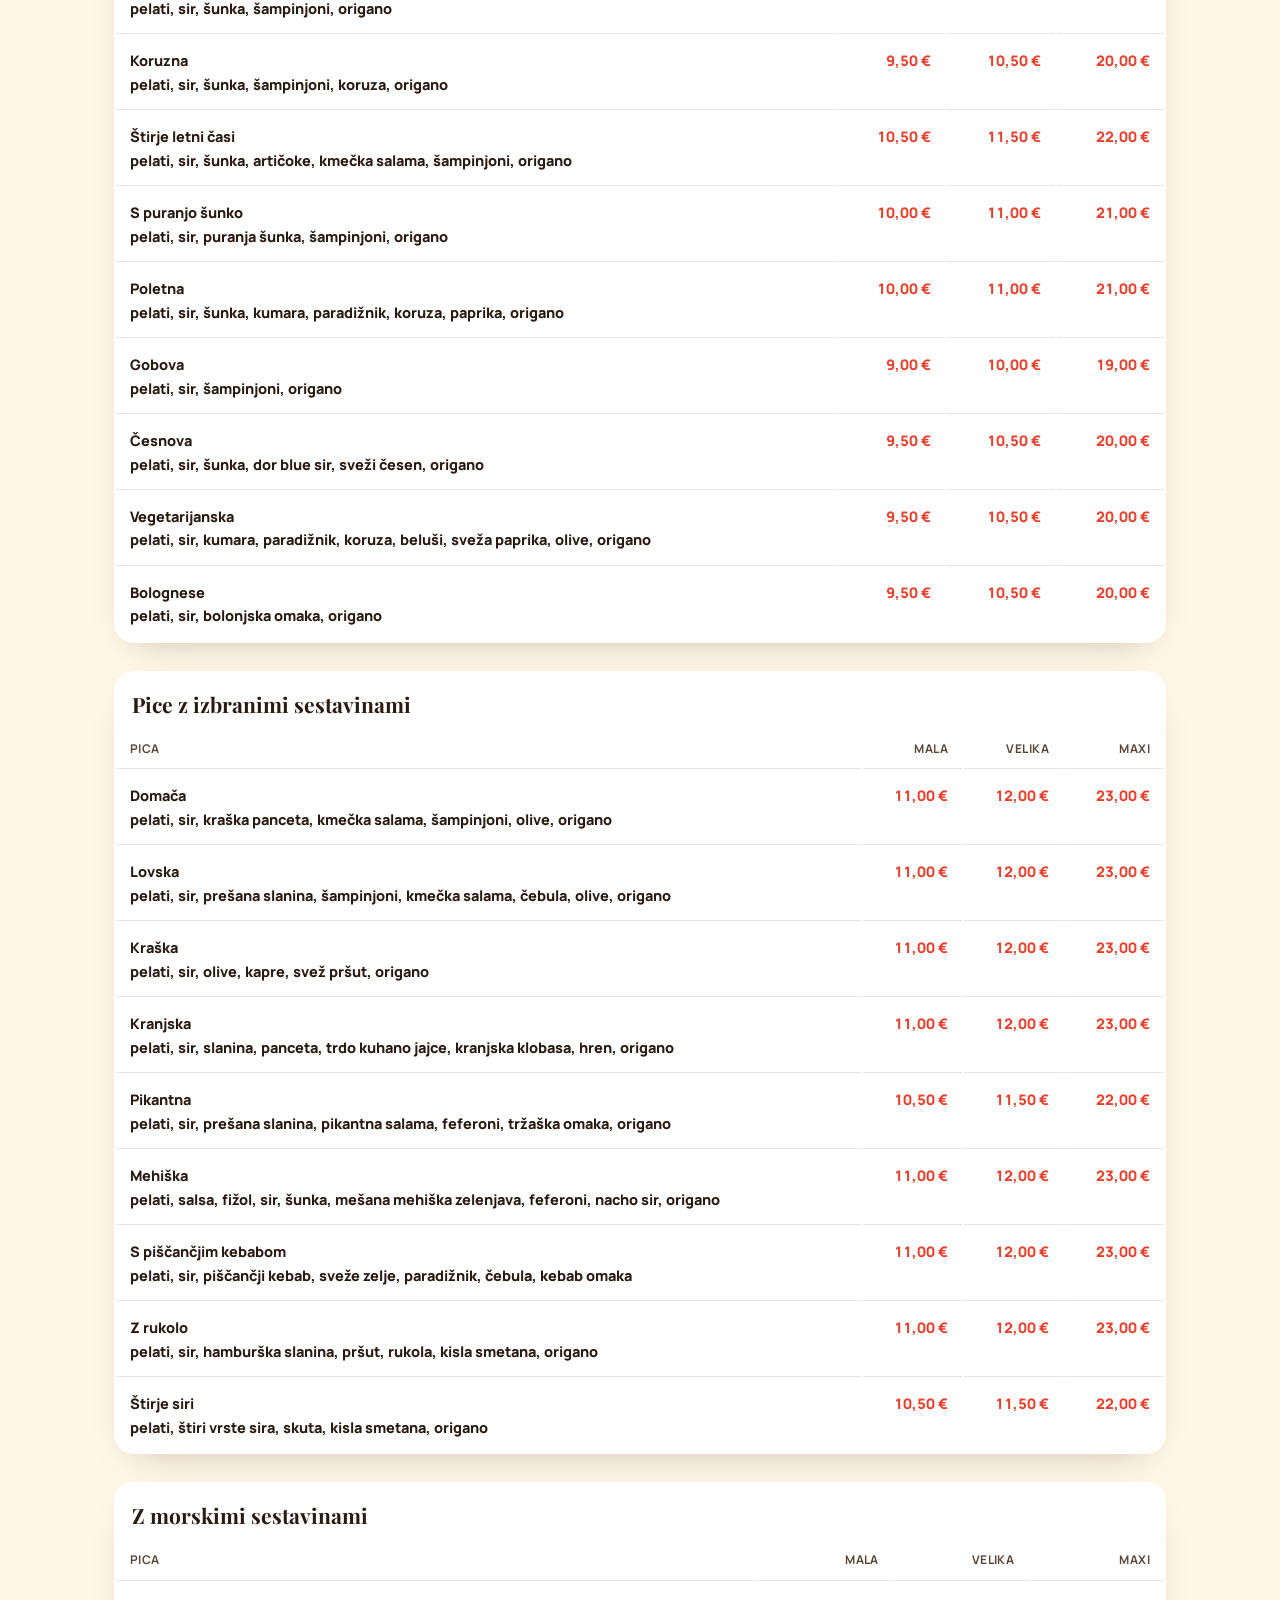
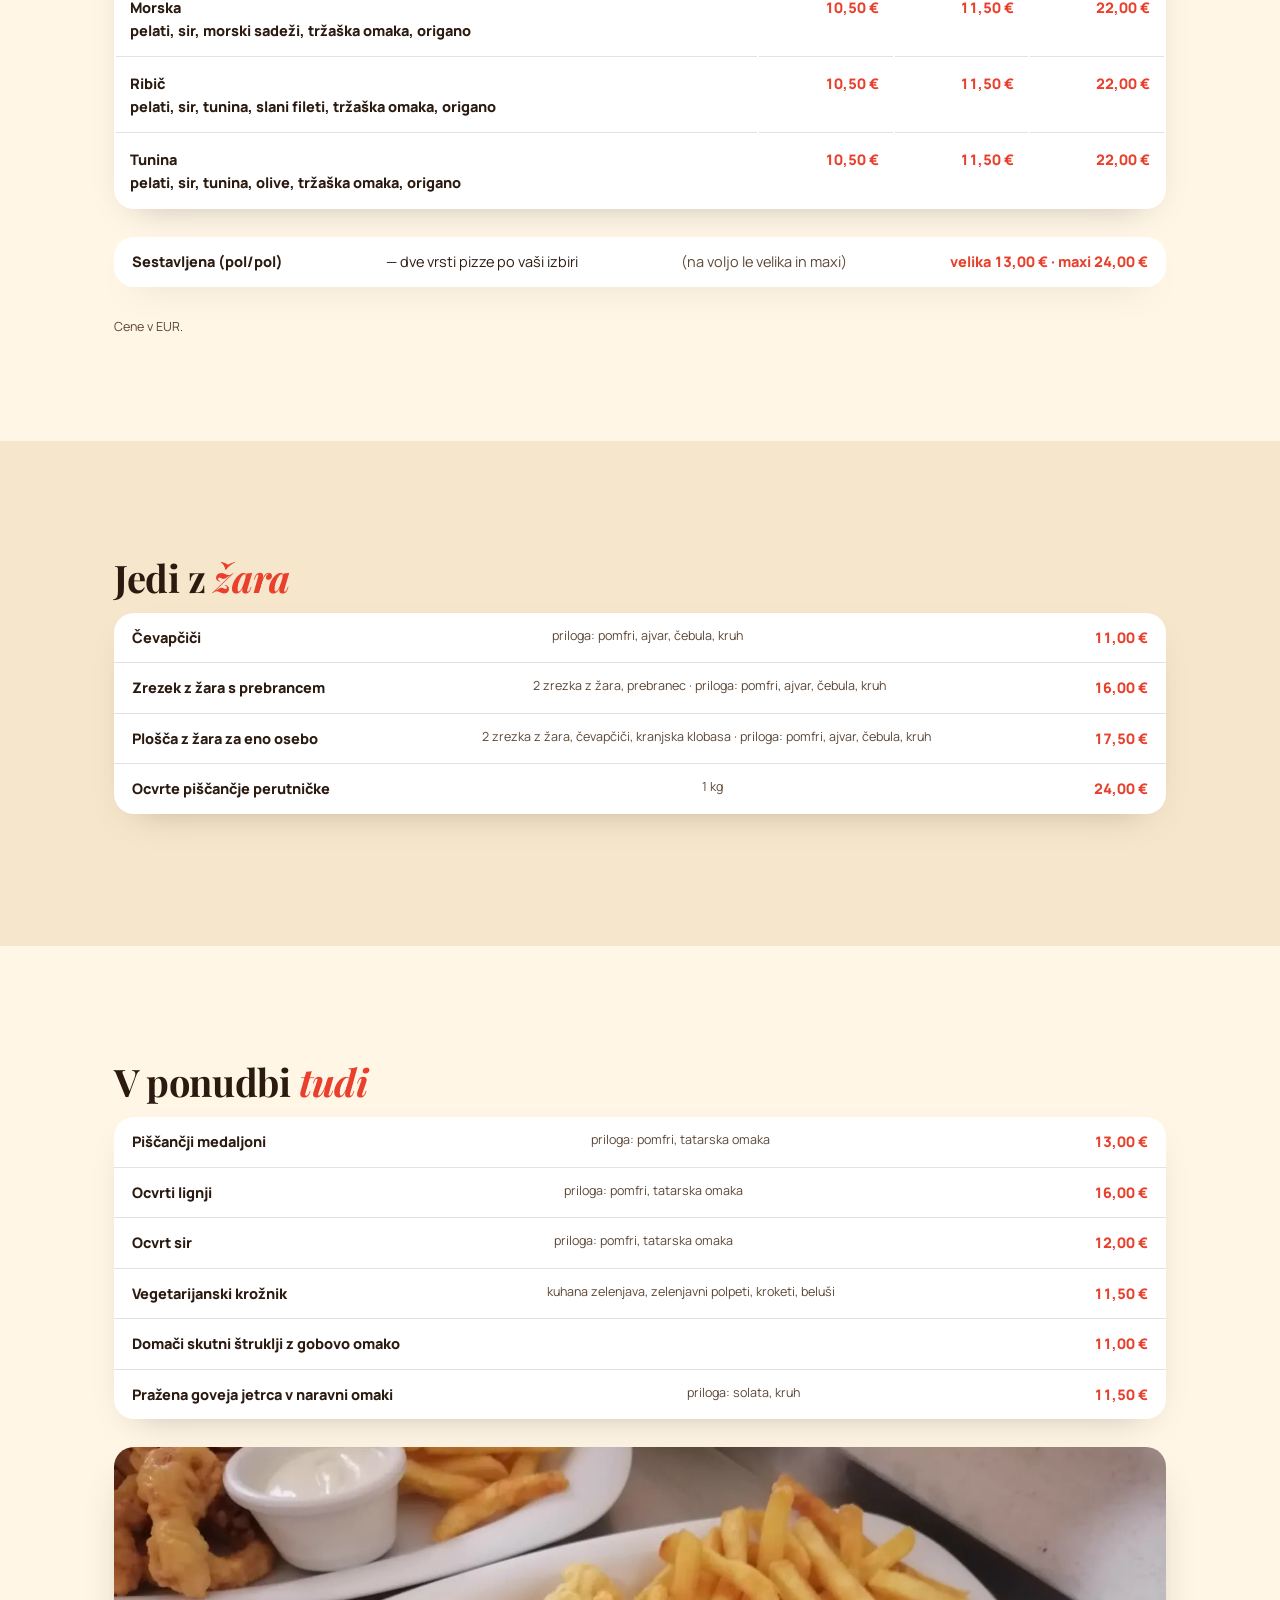
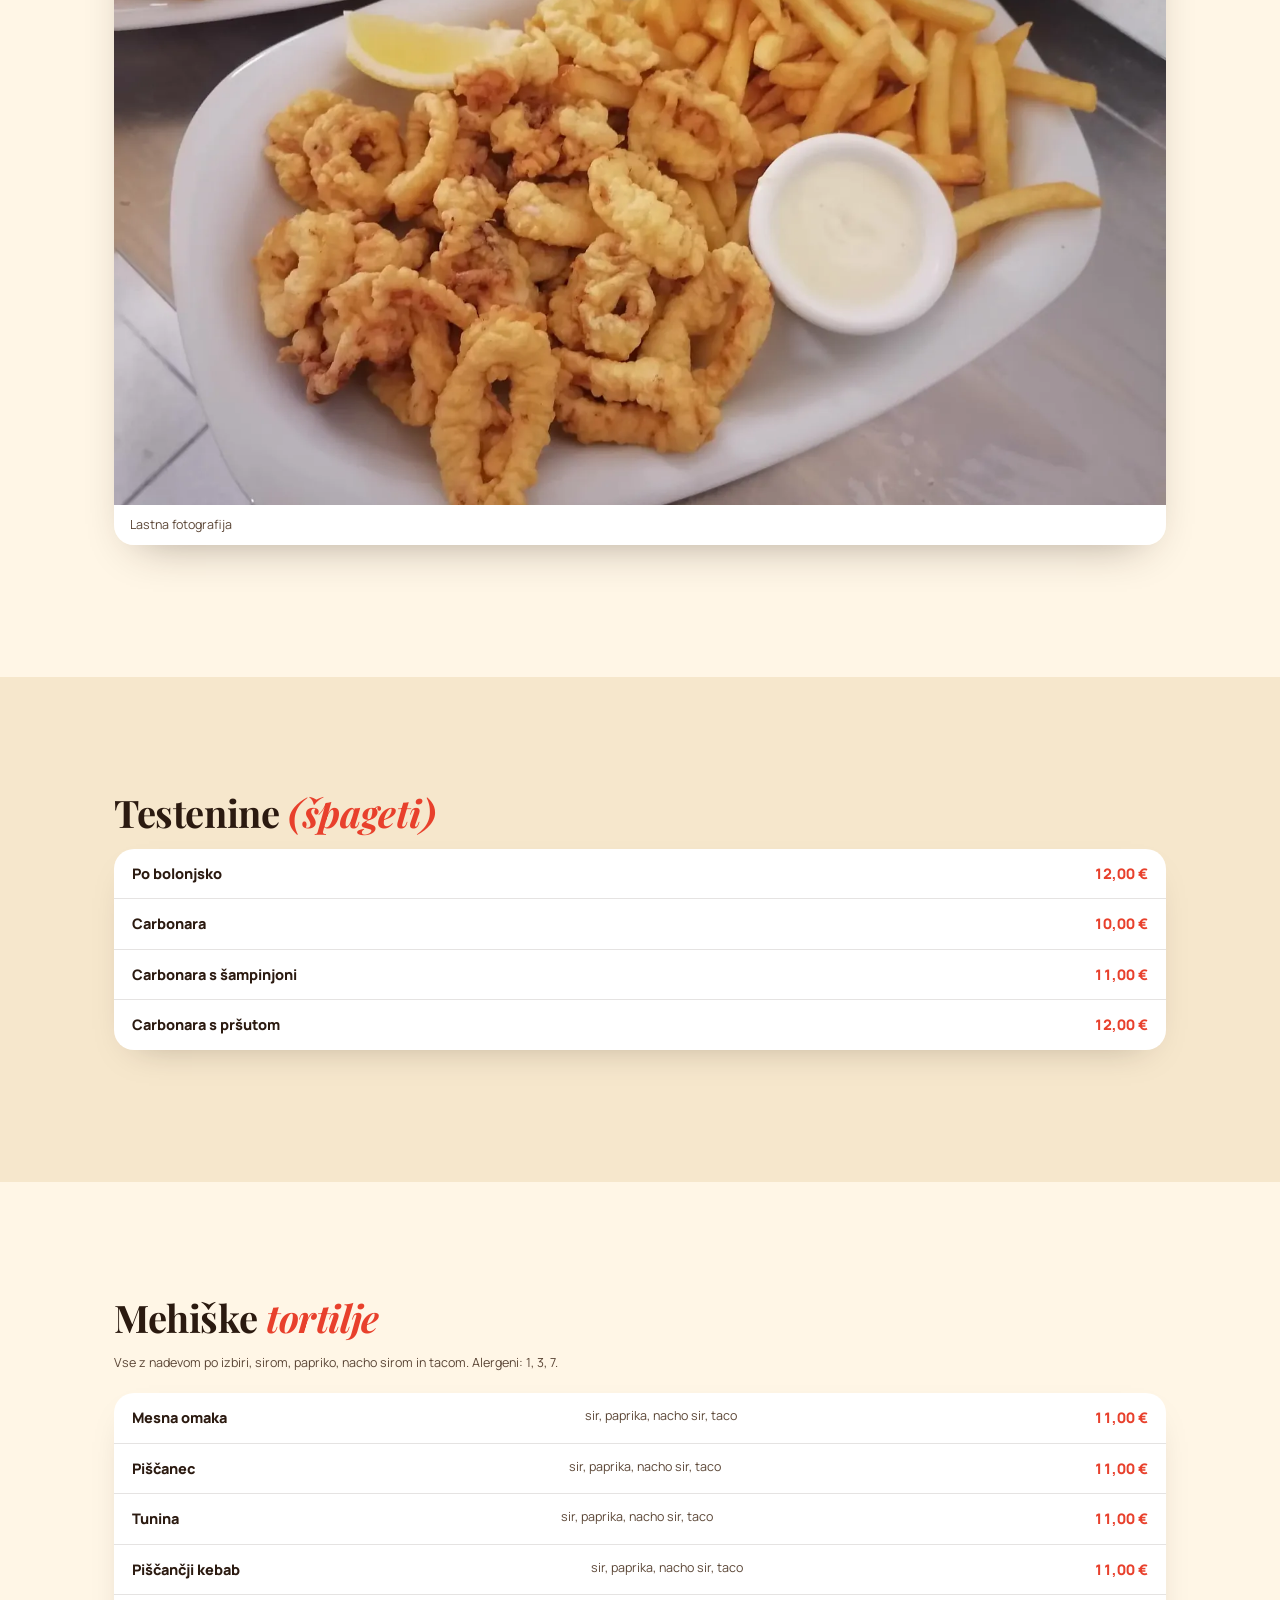
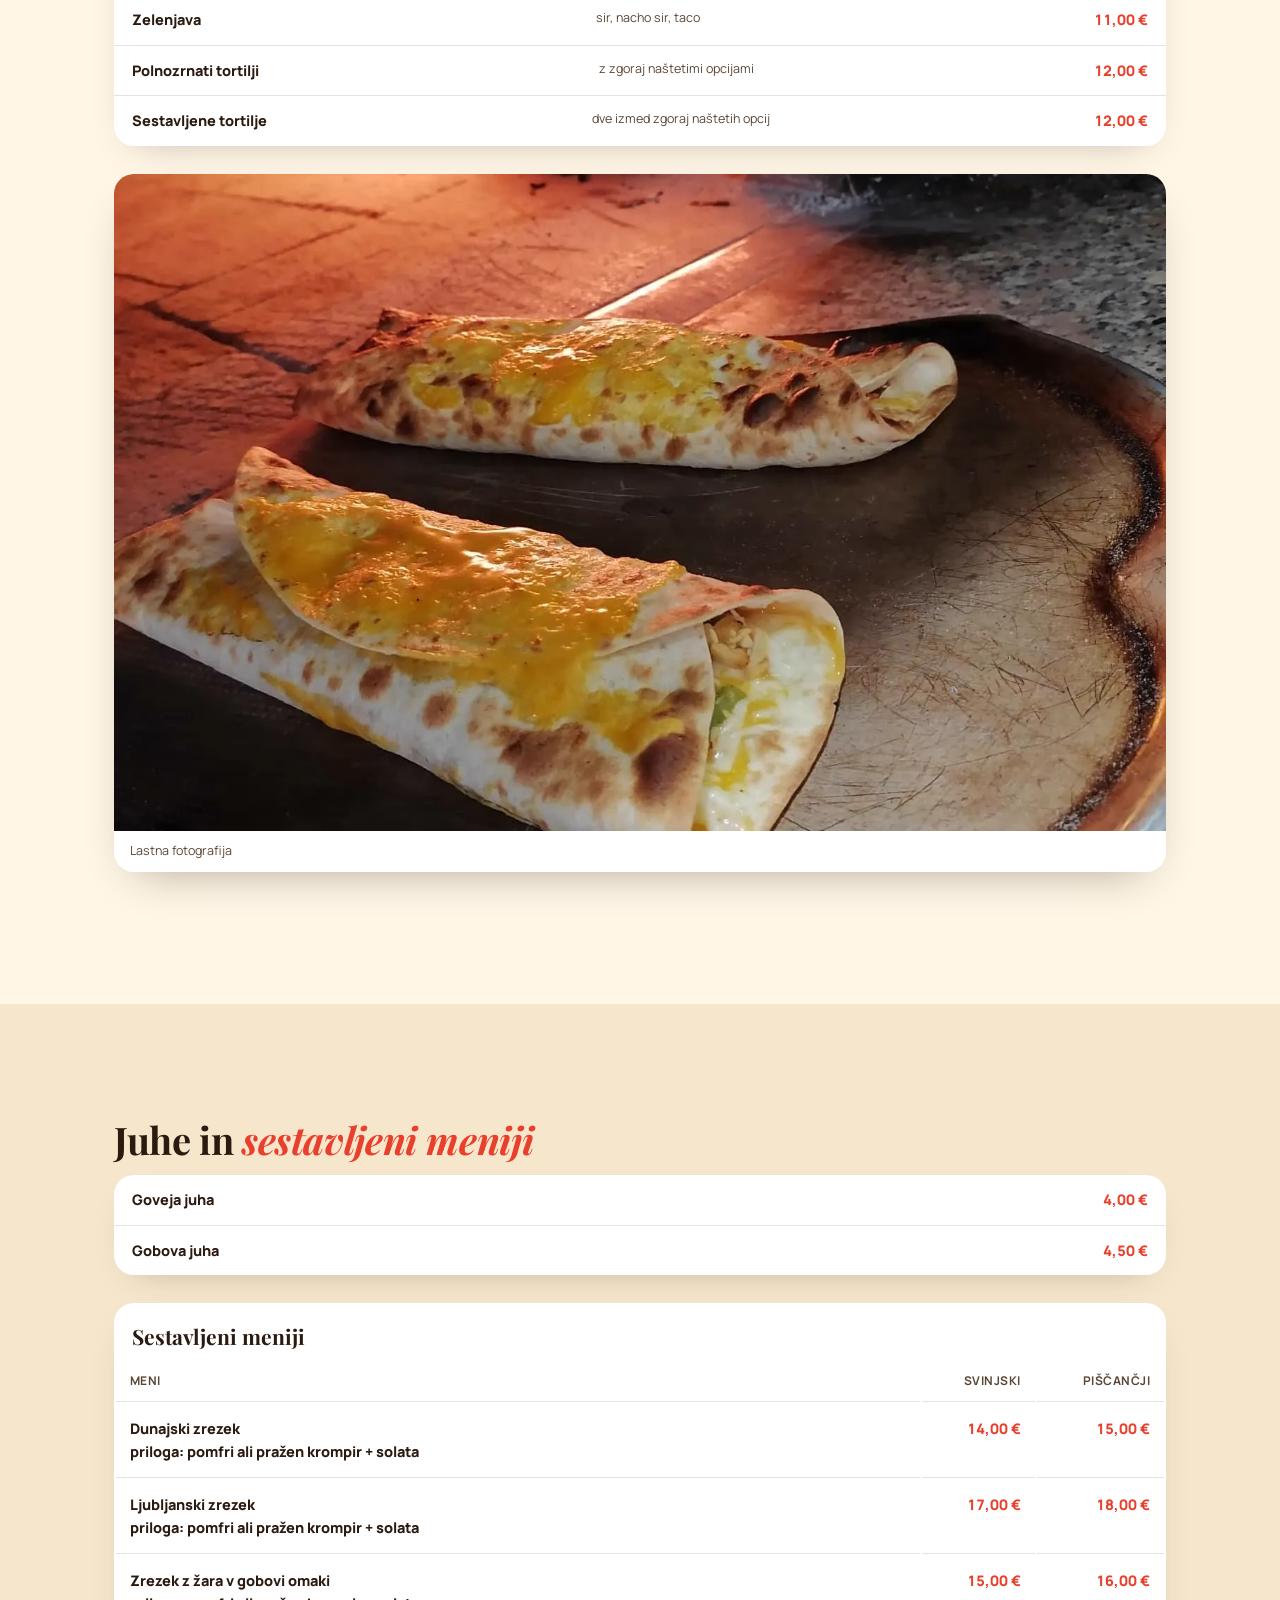
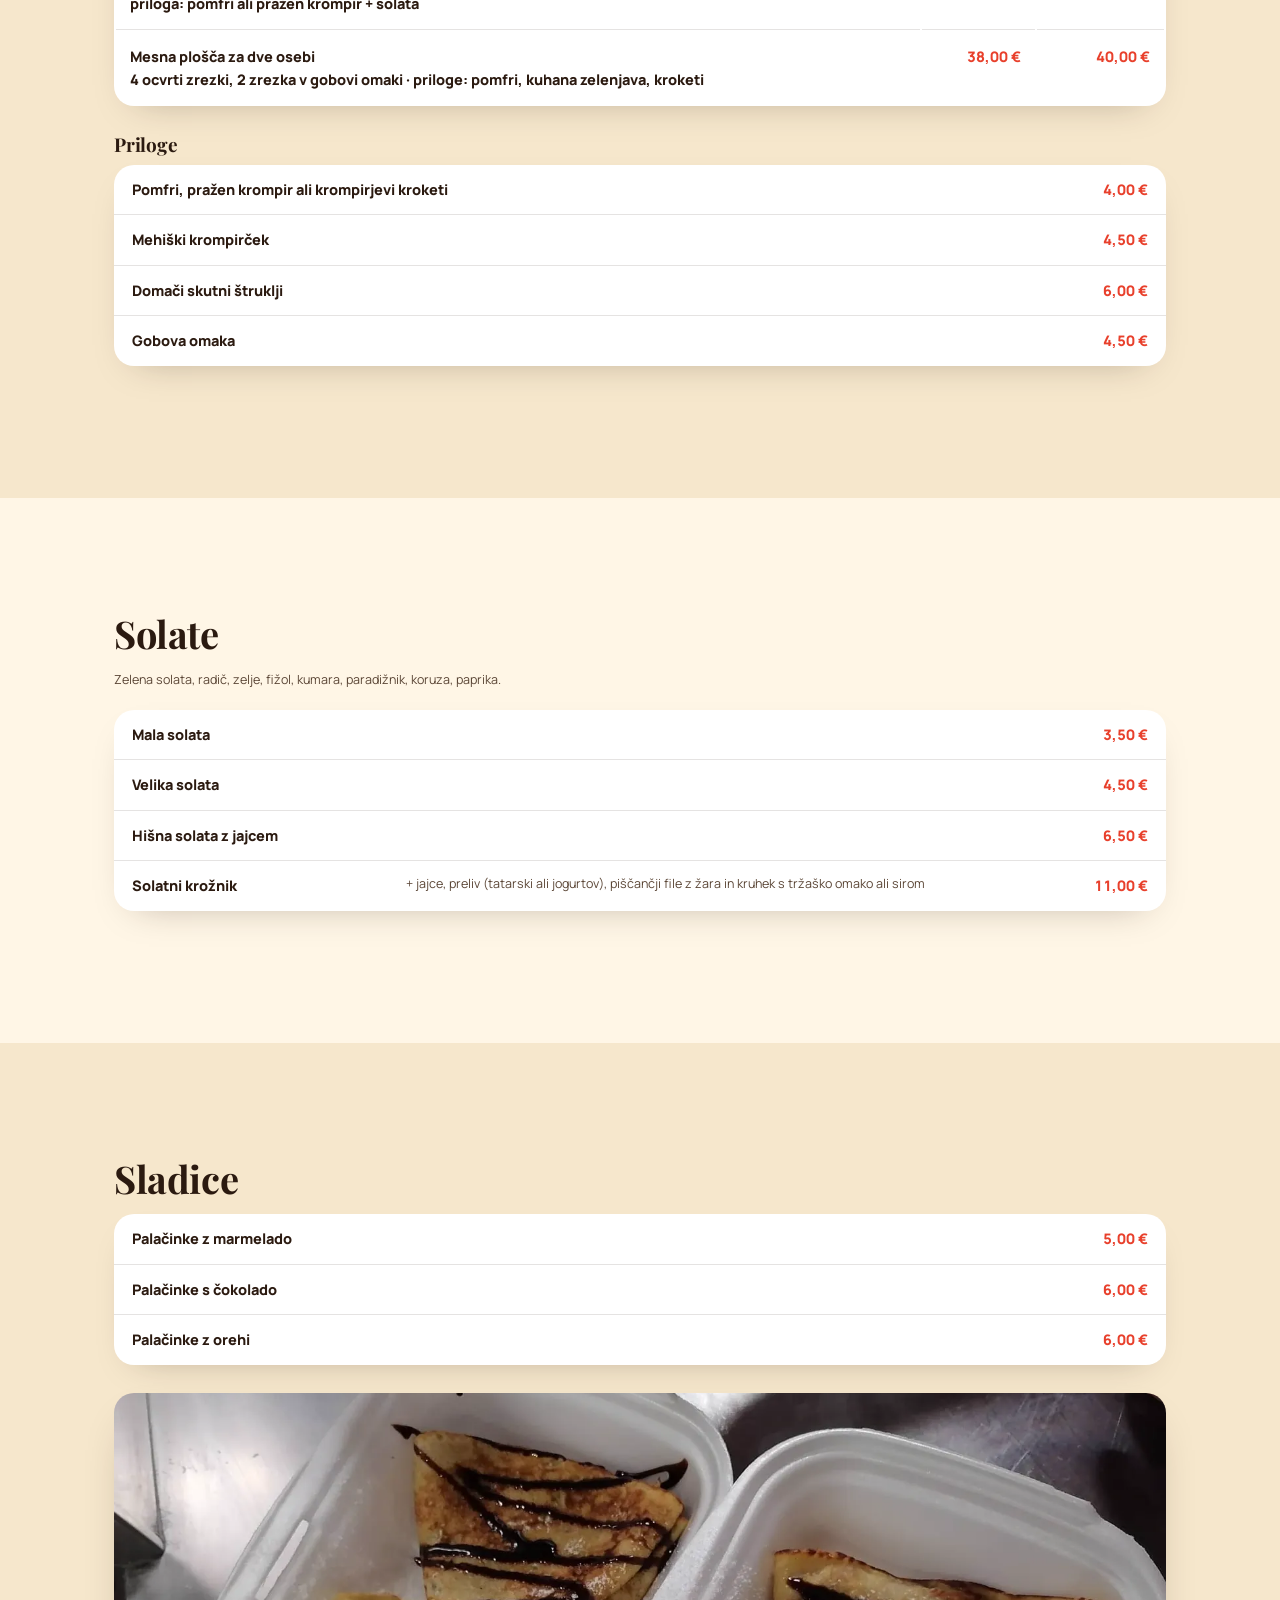
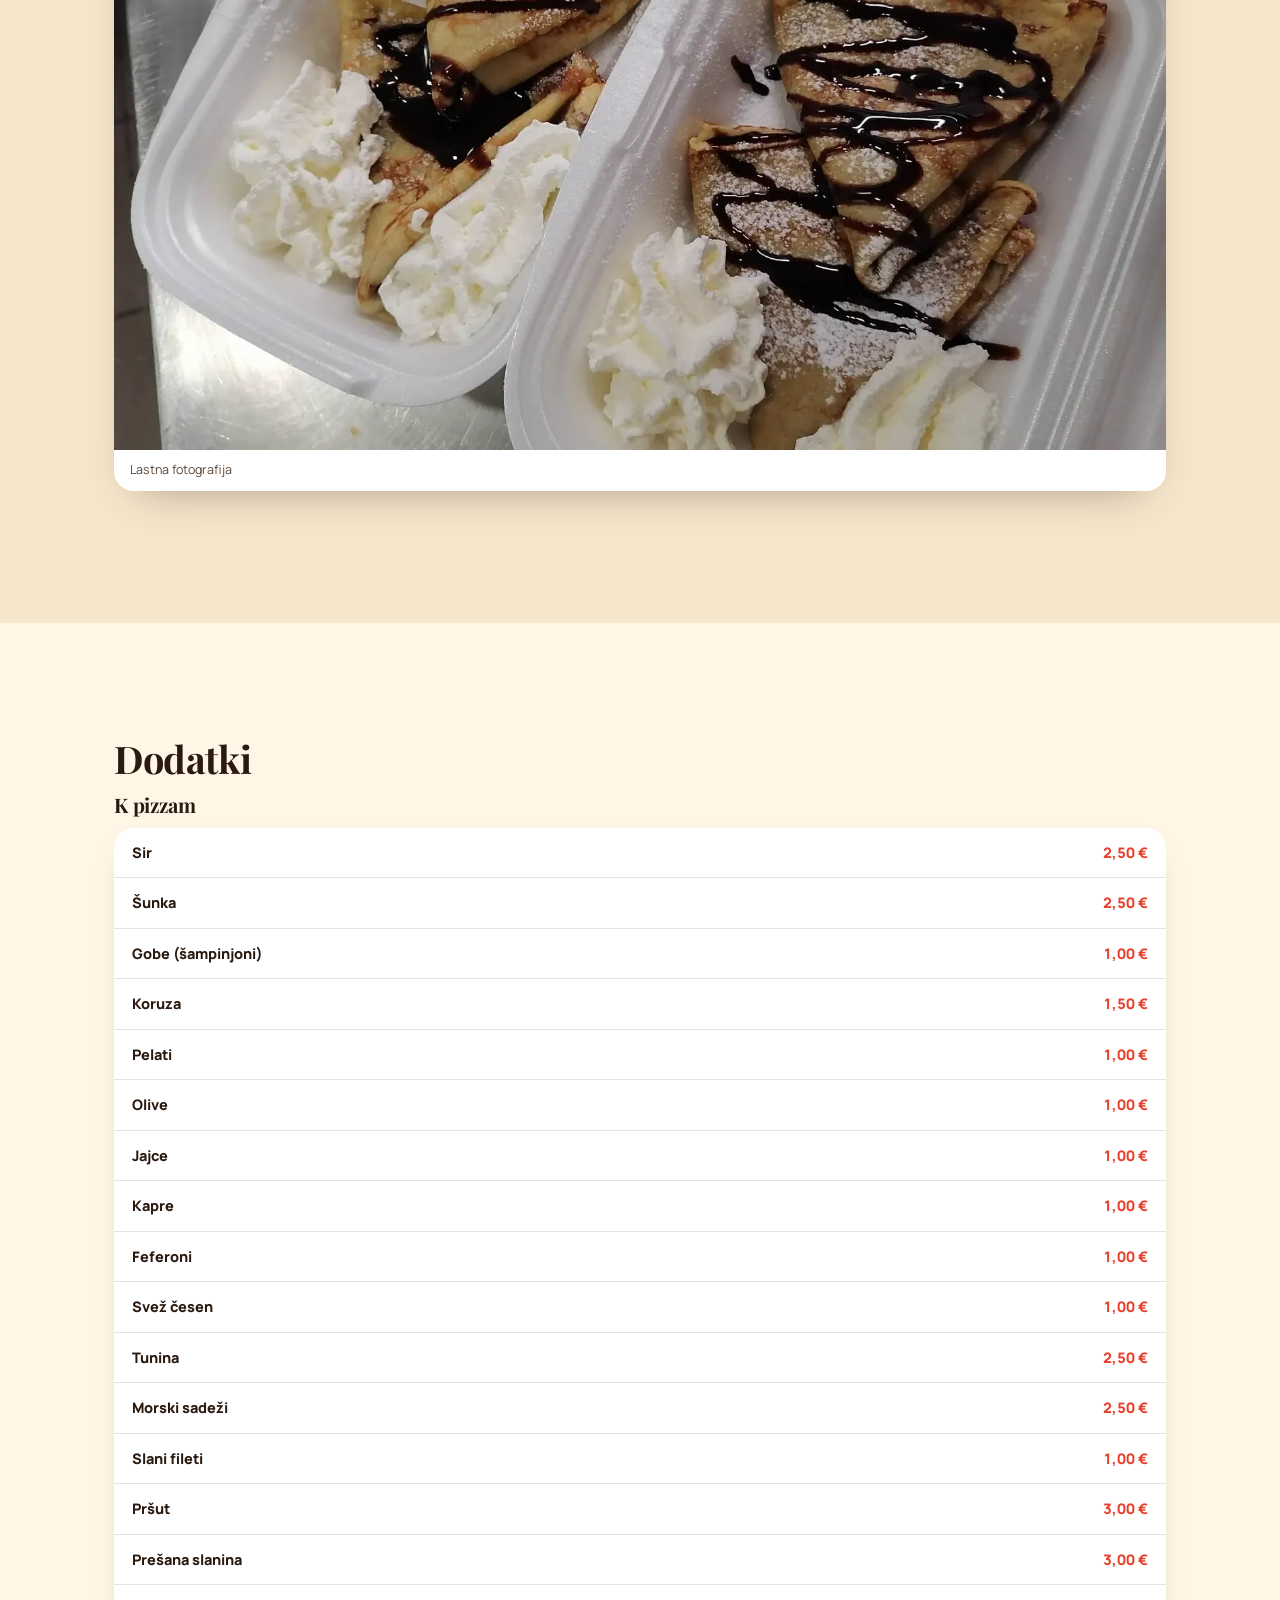
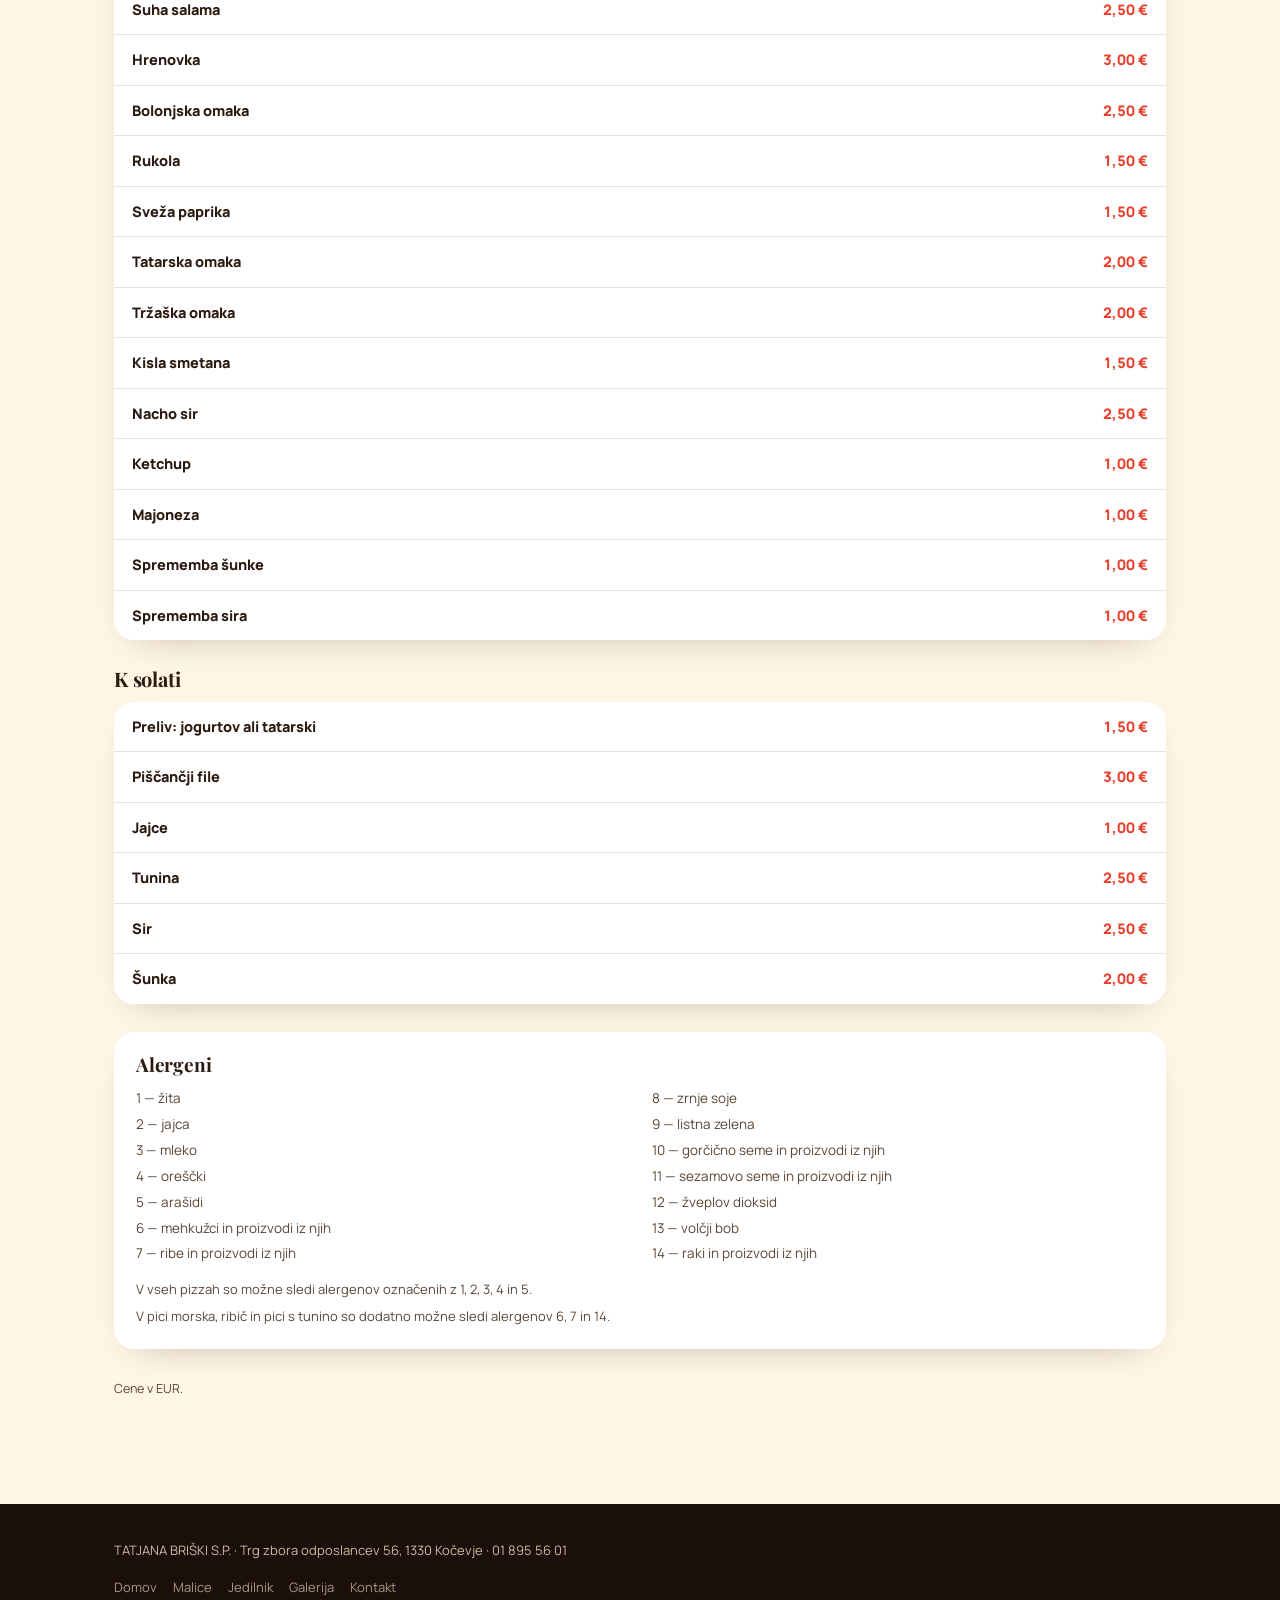
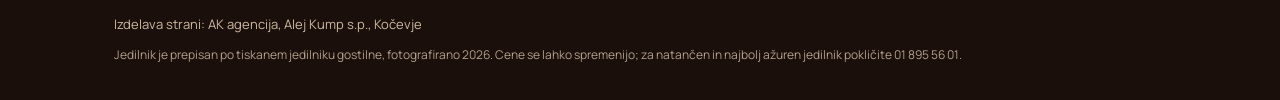
<file: jedilnik.html>
<!doctype html>
<html lang="sl" class="no-js">
<head>
<meta charset="utf-8">
<meta name="viewport" content="width=device-width, initial-scale=1, viewport-fit=cover">
<title>Jedilnik · Gostilnica in picerija Briški · Kočevje</title>
<meta name="description" content="Celoten jedilnik Gostilnice in picerije Briški: pice iz krušne peči, jedi z žara, testenine, mehiške tortilje, juhe, sestavljeni meniji, solate in sladice.">
<meta name="theme-color" content="#1a0f0a">
<link rel="preconnect" href="https://fonts.googleapis.com">
<link rel="preconnect" href="https://fonts.gstatic.com" crossorigin>
<link href="https://fonts.googleapis.com/css2?family=Playfair+Display:ital,wght@0,500;0,600;0,700;1,500&family=Manrope:wght@400;500;600;700;800&display=swap" rel="stylesheet">
<link rel="stylesheet" href="assets/site.css">
</head>
<body class="no-js">

<a class="skip" href="#main">Preskoči na vsebino</a>

<svg width="0" height="0" style="position:absolute" aria-hidden="true">
  <defs>
    <symbol id="tel" viewBox="0 0 24 24"><path fill="none" stroke="currentColor" stroke-width="2" d="M22 16.9v3a2 2 0 0 1-2.2 2 19.8 19.8 0 0 1-8.6-3.1 19.5 19.5 0 0 1-6-6A19.8 19.8 0 0 1 2.1 4.2 2 2 0 0 1 4.1 2h3a2 2 0 0 1 2 1.7c.1.9.4 1.8.7 2.7a2 2 0 0 1-.5 2.1L8 9.8a16 16 0 0 0 6 6l1.3-1.3a2 2 0 0 1 2.1-.4c.9.3 1.8.6 2.7.7a2 2 0 0 1 1.7 2z"/></symbol>
    <symbol id="menu-ico" viewBox="0 0 24 24"><path fill="none" stroke="currentColor" stroke-width="2" stroke-linecap="round" d="M4 7h16M4 12h16M4 17h10"/></symbol>
    <symbol id="close-ico" viewBox="0 0 24 24"><path fill="none" stroke="currentColor" stroke-width="2" stroke-linecap="round" d="M5 5l14 14M19 5L5 19"/></symbol>
    <symbol id="pizza" viewBox="0 0 200 200">
      <circle cx="100" cy="100" r="96" fill="#e9a65a"/><circle cx="100" cy="100" r="96" fill="none" stroke="#b86b2a" stroke-width="3" stroke-dasharray="3 11"/>
      <circle cx="100" cy="100" r="80" fill="#d9381e"/>
      <g fill="#fff3d6"><path d="M70 58c10-6 22-2 24 8s-8 16-18 14-14-16-6-22z"/><path d="M124 52c9-3 19 3 18 12s-11 13-19 9-9-18 1-21z"/><path d="M58 104c8-7 21-4 22 6s-9 15-18 13-11-13-4-19z"/><path d="M110 96c10-5 22 1 21 11s-12 15-21 11-10-17 0-22z"/><path d="M86 138c9-5 21 0 20 10s-12 13-20 9-9-15 0-19z"/><path d="M138 124c8-4 18 2 16 10s-11 11-17 7-7-14 1-17z"/></g>
      <g fill="#2f8f4e"><path d="M98 78c6-10 18-12 20-10-2 8-12 16-20 10z"/><path d="M98 78c-2-10 6-18 10-18 1 8-4 16-10 18z" fill="#53b872"/><path d="M72 128c4-10 16-14 19-12-1 8-11 16-19 12z"/><path d="M140 92c6-8 16-8 18-6-3 7-12 12-18 6z"/><path d="M118 150c5-8 15-10 17-8-2 7-11 13-17 8z" fill="#53b872"/></g>
      <g stroke="#1a0f0a" stroke-opacity=".18" stroke-width="2"><path d="M100 4v192M4 100h192M32 32l136 136M168 32L32 168"/></g>
    </symbol>
  </defs>
</svg>

<header class="site-nav" id="nav">
  <div class="wrap bar">
    <a href="index.html" class="brand" aria-label="Gostilnica in picerija Briški, domov">
      <img class="brand-logo" src="assets/img/logo-pica.webp" alt="" width="40" height="40">
      <span><small>Gostilnica in picerija</small>Briški</span>
    </a>
    <nav class="nav-links" aria-label="Glavna navigacija">
      <a href="index.html">Domov</a>
      <a href="malice.html">Malice</a>
      <a href="jedilnik.html" aria-current="page">Jedilnik</a>
      <a href="galerija.html">Galerija</a>
      <a href="kontakt.html">Kontakt</a>
    </nav>
    <div class="nav-right">
      <a class="nav-call" href="tel:+38618955601"><svg width="15" height="15" aria-hidden="true"><use href="#tel"/></svg>01 895 56 01</a>
      <button class="menu-btn" id="menuBtn" type="button" aria-label="Odpri meni" aria-expanded="false" aria-controls="mobileNav"><svg width="20" height="20" aria-hidden="true"><use href="#menu-ico"/></svg></button>
    </div>
  </div>
</header>

<div class="mobile-nav" id="mobileNav" role="dialog" aria-modal="true" aria-label="Meni">
  <div class="mn-top">
    <span class="brand"><small>Gostilnica in picerija</small>Briški</span>
    <button class="close" type="button" aria-label="Zapri meni"><svg width="18" height="18" aria-hidden="true"><use href="#close-ico"/></svg></button>
  </div>
  <nav aria-label="Mobilna navigacija">
    <a href="index.html">Domov</a>
    <a href="malice.html">Malice</a>
    <a href="jedilnik.html" aria-current="page">Jedilnik</a>
    <a href="galerija.html">Galerija</a>
    <a href="kontakt.html">Kontakt</a>
  </nav>
  <div class="mn-call"><a class="btn btn-red btn-big" href="tel:+38618955601"><svg aria-hidden="true"><use href="#tel"/></svg>Pokličite 01 895 56 01</a></div>
</div>

<main id="main">
<section class="page-hero">
  <div class="wrap">
    <p class="crumb"><a href="index.html">Domov</a> / Jedilnik</p>
    <h1>Celoten <em>jedilnik</em></h1>
    <p>Prepisano po tiskanem jedilniku Gostilnice in picerije Briški. Cene v EUR.</p>
  </div>
</section>

<nav class="tabbar" aria-label="Skoči na razdelek jedilnika">
  <div class="wrap">
    <a href="#pice">Pice</a>
    <a href="#zara">Jedi z žara</a>
    <a href="#ponudbi">V ponudbi tudi</a>
    <a href="#testenine">Testenine</a>
    <a href="#tortilje">Tortilje</a>
    <a href="#juhe">Juhe in meniji</a>
    <a href="#solate">Solate</a>
    <a href="#sladice">Sladice</a>
    <a href="#dodatki">Dodatki</a>
  </div>
</nav>

<section id="pice" class="menu-sec">
  <div class="wrap">
    <div class="menu-head">
      <h2 class="rv">Pice <em>iz krušne peči</em></h2>
      <div class="size-legend"><span><b>Mala</b> &oslash; 33 cm</span><span><b>Velika</b> &oslash; 36 cm</span><span><b>Maxi</b> &oslash; 50 cm</span></div>
    </div>

    <figure class="feat-dish rv">
      <img src="assets/img/galerija/07-pica-gobova.webp" alt="Pica z gobami, pečena v krušni peči, v škatli za s seboj" loading="lazy" width="1500" height="2000">
      <figcaption>Lastna fotografija</figcaption>
    </figure>

    <div class="dish-table rv">
    <table>
      <caption>Osnovne pice</caption>
      <thead><tr><th>Pica</th><th>Mala</th><th>Velika</th><th>Maxi</th></tr></thead>
      <tbody>
        <tr><td class="name">Margerita<div class="ingr">pelati, sir, olive, origano</div></td><td class="price">9,00 &euro;</td><td class="price">10,00 &euro;</td><td class="price">19,00 &euro;</td></tr>
        <tr><td class="name">Hišna<div class="ingr">pelati, sir, šunka, origano, sveža paprika, kisla smetana</div></td><td class="price">9,50 &euro;</td><td class="price">10,50 &euro;</td><td class="price">20,00 &euro;</td></tr>
        <tr><td class="name">Klasika<div class="ingr">pelati, sir, šunka, šampinjoni, origano</div></td><td class="price">9,50 &euro;</td><td class="price">10,50 &euro;</td><td class="price">20,00 &euro;</td></tr>
        <tr><td class="name">Koruzna<div class="ingr">pelati, sir, šunka, šampinjoni, koruza, origano</div></td><td class="price">9,50 &euro;</td><td class="price">10,50 &euro;</td><td class="price">20,00 &euro;</td></tr>
        <tr><td class="name">Štirje letni časi<div class="ingr">pelati, sir, šunka, artičoke, kmečka salama, šampinjoni, origano</div></td><td class="price">10,50 &euro;</td><td class="price">11,50 &euro;</td><td class="price">22,00 &euro;</td></tr>
        <tr><td class="name">S puranjo šunko<div class="ingr">pelati, sir, puranja šunka, šampinjoni, origano</div></td><td class="price">10,00 &euro;</td><td class="price">11,00 &euro;</td><td class="price">21,00 &euro;</td></tr>
        <tr><td class="name">Poletna<div class="ingr">pelati, sir, šunka, kumara, paradižnik, koruza, paprika, origano</div></td><td class="price">10,00 &euro;</td><td class="price">11,00 &euro;</td><td class="price">21,00 &euro;</td></tr>
        <tr><td class="name">Gobova<div class="ingr">pelati, sir, šampinjoni, origano</div></td><td class="price">9,00 &euro;</td><td class="price">10,00 &euro;</td><td class="price">19,00 &euro;</td></tr>
        <tr><td class="name">Česnova<div class="ingr">pelati, sir, šunka, dor blue sir, sveži česen, origano</div></td><td class="price">9,50 &euro;</td><td class="price">10,50 &euro;</td><td class="price">20,00 &euro;</td></tr>
        <tr><td class="name">Vegetarijanska<div class="ingr">pelati, sir, kumara, paradižnik, koruza, beluši, sveža paprika, olive, origano</div></td><td class="price">9,50 &euro;</td><td class="price">10,50 &euro;</td><td class="price">20,00 &euro;</td></tr>
        <tr><td class="name">Bolognese<div class="ingr">pelati, sir, bolonjska omaka, origano</div></td><td class="price">9,50 &euro;</td><td class="price">10,50 &euro;</td><td class="price">20,00 &euro;</td></tr>
      </tbody>
    </table>
    </div>

    <div class="dish-table rv">
    <table>
      <caption>Pice z izbranimi sestavinami</caption>
      <thead><tr><th>Pica</th><th>Mala</th><th>Velika</th><th>Maxi</th></tr></thead>
      <tbody>
        <tr><td class="name">Domača<div class="ingr">pelati, sir, kraška panceta, kmečka salama, šampinjoni, olive, origano</div></td><td class="price">11,00 &euro;</td><td class="price">12,00 &euro;</td><td class="price">23,00 &euro;</td></tr>
        <tr><td class="name">Lovska<div class="ingr">pelati, sir, prešana slanina, šampinjoni, kmečka salama, čebula, olive, origano</div></td><td class="price">11,00 &euro;</td><td class="price">12,00 &euro;</td><td class="price">23,00 &euro;</td></tr>
        <tr><td class="name">Kraška<div class="ingr">pelati, sir, olive, kapre, svež pršut, origano</div></td><td class="price">11,00 &euro;</td><td class="price">12,00 &euro;</td><td class="price">23,00 &euro;</td></tr>
        <tr><td class="name">Kranjska<div class="ingr">pelati, sir, slanina, panceta, trdo kuhano jajce, kranjska klobasa, hren, origano</div></td><td class="price">11,00 &euro;</td><td class="price">12,00 &euro;</td><td class="price">23,00 &euro;</td></tr>
        <tr><td class="name">Pikantna<div class="ingr">pelati, sir, prešana slanina, pikantna salama, feferoni, tržaška omaka, origano</div></td><td class="price">10,50 &euro;</td><td class="price">11,50 &euro;</td><td class="price">22,00 &euro;</td></tr>
        <tr><td class="name">Mehiška<div class="ingr">pelati, salsa, fižol, sir, šunka, mešana mehiška zelenjava, feferoni, nacho sir, origano</div></td><td class="price">11,00 &euro;</td><td class="price">12,00 &euro;</td><td class="price">23,00 &euro;</td></tr>
        <tr><td class="name">S piščančjim kebabom<div class="ingr">pelati, sir, piščančji kebab, sveže zelje, paradižnik, čebula, kebab omaka</div></td><td class="price">11,00 &euro;</td><td class="price">12,00 &euro;</td><td class="price">23,00 &euro;</td></tr>
        <tr><td class="name">Z rukolo<div class="ingr">pelati, sir, hamburška slanina, pršut, rukola, kisla smetana, origano</div></td><td class="price">11,00 &euro;</td><td class="price">12,00 &euro;</td><td class="price">23,00 &euro;</td></tr>
        <tr><td class="name">Štirje siri<div class="ingr">pelati, štiri vrste sira, skuta, kisla smetana, origano</div></td><td class="price">10,50 &euro;</td><td class="price">11,50 &euro;</td><td class="price">22,00 &euro;</td></tr>
      </tbody>
    </table>
    </div>

    <div class="dish-table rv">
    <table>
      <caption>Z morskimi sestavinami</caption>
      <thead><tr><th>Pica</th><th>Mala</th><th>Velika</th><th>Maxi</th></tr></thead>
      <tbody>
        <tr><td class="name">Morska<div class="ingr">pelati, sir, morski sadeži, tržaška omaka, origano</div></td><td class="price">10,50 &euro;</td><td class="price">11,50 &euro;</td><td class="price">22,00 &euro;</td></tr>
        <tr><td class="name">Ribič<div class="ingr">pelati, sir, tunina, slani fileti, tržaška omaka, origano</div></td><td class="price">10,50 &euro;</td><td class="price">11,50 &euro;</td><td class="price">22,00 &euro;</td></tr>
        <tr><td class="name">Tunina<div class="ingr">pelati, sir, tunina, olive, tržaška omaka, origano</div></td><td class="price">10,50 &euro;</td><td class="price">11,50 &euro;</td><td class="price">22,00 &euro;</td></tr>
      </tbody>
    </table>
    </div>

    <div class="simple-list rv">
      <li><b>Sestavljena (pol/pol)</b> &mdash; dve vrsti pizze po vaši izbiri <span style="color:var(--ink2);font-weight:400">(na voljo le velika in maxi)</span><span class="price">velika 13,00 &euro; &middot; maxi 24,00 &euro;</span></li>
    </div>

    <p class="price-footnote rv">Cene v EUR.</p>
  </div>
</section>

<section id="zara" class="menu-sec" style="background:var(--cream2)">
  <div class="wrap">
    <h2 class="rv">Jedi z <em>žara</em></h2>
    <div class="simple-list rv">
      <li><b>Čevapčiči</b><span style="color:var(--ink2);display:block;font-size:12.5px">priloga: pomfri, ajvar, čebula, kruh</span><span class="price">11,00 &euro;</span></li>
      <li><b>Zrezek z žara s prebrancem</b><span style="color:var(--ink2);display:block;font-size:12.5px">2 zrezka z žara, prebranec &middot; priloga: pomfri, ajvar, čebula, kruh</span><span class="price">16,00 &euro;</span></li>
      <li><b>Plošča z žara za eno osebo</b><span style="color:var(--ink2);display:block;font-size:12.5px">2 zrezka z žara, čevapčiči, kranjska klobasa &middot; priloga: pomfri, ajvar, čebula, kruh</span><span class="price">17,50 &euro;</span></li>
      <li><b>Ocvrte piščančje perutničke</b><span style="color:var(--ink2);display:block;font-size:12.5px">1 kg</span><span class="price">24,00 &euro;</span></li>
    </div>
  </div>
</section>

<section id="ponudbi" class="menu-sec">
  <div class="wrap">
    <h2 class="rv">V ponudbi <em>tudi</em></h2>
    <div class="simple-list rv">
      <li><b>Piščančji medaljoni</b><span style="color:var(--ink2);display:block;font-size:12.5px">priloga: pomfri, tatarska omaka</span><span class="price">13,00 &euro;</span></li>
      <li><b>Ocvrti lignji</b><span style="color:var(--ink2);display:block;font-size:12.5px">priloga: pomfri, tatarska omaka</span><span class="price">16,00 &euro;</span></li>
      <li><b>Ocvrt sir</b><span style="color:var(--ink2);display:block;font-size:12.5px">priloga: pomfri, tatarska omaka</span><span class="price">12,00 &euro;</span></li>
      <li><b>Vegetarijanski krožnik</b><span style="color:var(--ink2);display:block;font-size:12.5px">kuhana zelenjava, zelenjavni polpeti, kroketi, beluši</span><span class="price">11,50 &euro;</span></li>
      <li><b>Domači skutni štruklji z gobovo omako</b><span class="price">11,00 &euro;</span></li>
      <li><b>Pražena goveja jetrca v naravni omaki</b><span style="color:var(--ink2);display:block;font-size:12.5px">priloga: solata, kruh</span><span class="price">11,50 &euro;</span></li>
    </div>
    <figure class="feat-dish rv">
      <img src="assets/img/galerija/05-ocvrti-lignji.webp" alt="Ocvrti lignji s pomfrijem in tatarsko omako" loading="lazy" width="1600" height="1200">
      <figcaption>Lastna fotografija</figcaption>
    </figure>
  </div>
</section>

<section id="testenine" class="menu-sec" style="background:var(--cream2)">
  <div class="wrap">
    <h2 class="rv">Testenine <em>(špageti)</em></h2>
    <div class="simple-list rv">
      <li><b>Po bolonjsko</b><span class="price">12,00 &euro;</span></li>
      <li><b>Carbonara</b><span class="price">10,00 &euro;</span></li>
      <li><b>Carbonara s šampinjoni</b><span class="price">11,00 &euro;</span></li>
      <li><b>Carbonara s pršutom</b><span class="price">12,00 &euro;</span></li>
    </div>
  </div>
</section>

<section id="tortilje" class="menu-sec">
  <div class="wrap">
    <h2 class="rv">Mehiške <em>tortilje</em></h2>
    <p class="sub-note rv">Vse z nadevom po izbiri, sirom, papriko, nacho sirom in tacom. Alergeni: 1, 3, 7.</p>
    <div class="simple-list rv">
      <li><b>Mesna omaka</b><span style="color:var(--ink2);display:block;font-size:12.5px">sir, paprika, nacho sir, taco</span><span class="price">11,00 &euro;</span></li>
      <li><b>Piščanec</b><span style="color:var(--ink2);display:block;font-size:12.5px">sir, paprika, nacho sir, taco</span><span class="price">11,00 &euro;</span></li>
      <li><b>Tunina</b><span style="color:var(--ink2);display:block;font-size:12.5px">sir, paprika, nacho sir, taco</span><span class="price">11,00 &euro;</span></li>
      <li><b>Piščančji kebab</b><span style="color:var(--ink2);display:block;font-size:12.5px">sir, paprika, nacho sir, taco</span><span class="price">11,00 &euro;</span></li>
      <li><b>Zelenjava</b><span style="color:var(--ink2);display:block;font-size:12.5px">sir, nacho sir, taco</span><span class="price">11,00 &euro;</span></li>
      <li><b>Polnozrnati tortilji</b><span style="color:var(--ink2);display:block;font-size:12.5px">z zgoraj naštetimi opcijami</span><span class="price">12,00 &euro;</span></li>
      <li><b>Sestavljene tortilje</b><span style="color:var(--ink2);display:block;font-size:12.5px">dve izmed zgoraj naštetih opcij</span><span class="price">12,00 &euro;</span></li>
    </div>
    <figure class="feat-dish rv">
      <img src="assets/img/galerija/04-tortilja-krusna-pec.webp" alt="Polnjena tortilja, pečena v krušni peči" loading="lazy" width="1500" height="2000">
      <figcaption>Lastna fotografija</figcaption>
    </figure>
  </div>
</section>

<section id="juhe" class="menu-sec" style="background:var(--cream2)">
  <div class="wrap">
    <h2 class="rv">Juhe in <em>sestavljeni meniji</em></h2>
    <div class="simple-list rv">
      <li><b>Goveja juha</b><span class="price">4,00 &euro;</span></li>
      <li><b>Gobova juha</b><span class="price">4,50 &euro;</span></li>
    </div>

    <div class="dish-table rv">
    <table>
      <caption>Sestavljeni meniji</caption>
      <thead><tr><th>Meni</th><th>Svinjski</th><th>Piščančji</th></tr></thead>
      <tbody>
        <tr><td class="name">Dunajski zrezek<div class="ingr">priloga: pomfri ali pražen krompir + solata</div></td><td class="price">14,00 &euro;</td><td class="price">15,00 &euro;</td></tr>
        <tr><td class="name">Ljubljanski zrezek<div class="ingr">priloga: pomfri ali pražen krompir + solata</div></td><td class="price">17,00 &euro;</td><td class="price">18,00 &euro;</td></tr>
        <tr><td class="name">Zrezek z žara v gobovi omaki<div class="ingr">priloga: pomfri ali pražen krompir + solata</div></td><td class="price">15,00 &euro;</td><td class="price">16,00 &euro;</td></tr>
        <tr><td class="name">Mesna plošča za dve osebi<div class="ingr">4 ocvrti zrezki, 2 zrezka v gobovi omaki &middot; priloge: pomfri, kuhana zelenjava, kroketi</div></td><td class="price">38,00 &euro;</td><td class="price">40,00 &euro;</td></tr>
      </tbody>
    </table>
    </div>

    <h3 class="rv" style="font-size:19px;margin:8px 0 10px">Priloge</h3>
    <div class="simple-list rv">
      <li><b>Pomfri, pražen krompir ali krompirjevi kroketi</b><span class="price">4,00 &euro;</span></li>
      <li><b>Mehiški krompirček</b><span class="price">4,50 &euro;</span></li>
      <li><b>Domači skutni štruklji</b><span class="price">6,00 &euro;</span></li>
      <li><b>Gobova omaka</b><span class="price">4,50 &euro;</span></li>
    </div>
  </div>
</section>

<section id="solate" class="menu-sec">
  <div class="wrap">
    <h2 class="rv">Solate</h2>
    <p class="sub-note rv">Zelena solata, radič, zelje, fižol, kumara, paradižnik, koruza, paprika.</p>
    <div class="simple-list rv">
      <li><b>Mala solata</b><span class="price">3,50 &euro;</span></li>
      <li><b>Velika solata</b><span class="price">4,50 &euro;</span></li>
      <li><b>Hišna solata z jajcem</b><span class="price">6,50 &euro;</span></li>
      <li><b>Solatni krožnik</b><span style="color:var(--ink2);display:block;font-size:12.5px">+ jajce, preliv (tatarski ali jogurtov), piščančji file z žara in kruhek s tržaško omako ali sirom</span><span class="price">11,00 &euro;</span></li>
    </div>
  </div>
</section>

<section id="sladice" class="menu-sec" style="background:var(--cream2)">
  <div class="wrap">
    <h2 class="rv">Sladice</h2>
    <div class="simple-list rv">
      <li><b>Palačinke z marmelado</b><span class="price">5,00 &euro;</span></li>
      <li><b>Palačinke s čokolado</b><span class="price">6,00 &euro;</span></li>
      <li><b>Palačinke z orehi</b><span class="price">6,00 &euro;</span></li>
    </div>
    <figure class="feat-dish rv">
      <img src="assets/img/galerija/06-palacinke.webp" alt="Palačinke s čokolado in smetano" loading="lazy" width="1600" height="1122">
      <figcaption>Lastna fotografija</figcaption>
    </figure>
  </div>
</section>

<section id="dodatki" class="menu-sec">
  <div class="wrap">
    <h2 class="rv">Dodatki</h2>

    <h3 class="rv" style="font-size:20px;margin:8px 0 12px">K pizzam</h3>
    <div class="simple-list rv">
      <li><b>Sir</b><span class="price">2,50 &euro;</span></li>
      <li><b>Šunka</b><span class="price">2,50 &euro;</span></li>
      <li><b>Gobe (šampinjoni)</b><span class="price">1,00 &euro;</span></li>
      <li><b>Koruza</b><span class="price">1,50 &euro;</span></li>
      <li><b>Pelati</b><span class="price">1,00 &euro;</span></li>
      <li><b>Olive</b><span class="price">1,00 &euro;</span></li>
      <li><b>Jajce</b><span class="price">1,00 &euro;</span></li>
      <li><b>Kapre</b><span class="price">1,00 &euro;</span></li>
      <li><b>Feferoni</b><span class="price">1,00 &euro;</span></li>
      <li><b>Svež česen</b><span class="price">1,00 &euro;</span></li>
      <li><b>Tunina</b><span class="price">2,50 &euro;</span></li>
      <li><b>Morski sadeži</b><span class="price">2,50 &euro;</span></li>
      <li><b>Slani fileti</b><span class="price">1,00 &euro;</span></li>
      <li><b>Pršut</b><span class="price">3,00 &euro;</span></li>
      <li><b>Prešana slanina</b><span class="price">3,00 &euro;</span></li>
      <li><b>Suha salama</b><span class="price">2,50 &euro;</span></li>
      <li><b>Hrenovka</b><span class="price">3,00 &euro;</span></li>
      <li><b>Bolonjska omaka</b><span class="price">2,50 &euro;</span></li>
      <li><b>Rukola</b><span class="price">1,50 &euro;</span></li>
      <li><b>Sveža paprika</b><span class="price">1,50 &euro;</span></li>
      <li><b>Tatarska omaka</b><span class="price">2,00 &euro;</span></li>
      <li><b>Tržaška omaka</b><span class="price">2,00 &euro;</span></li>
      <li><b>Kisla smetana</b><span class="price">1,50 &euro;</span></li>
      <li><b>Nacho sir</b><span class="price">2,50 &euro;</span></li>
      <li><b>Ketchup</b><span class="price">1,00 &euro;</span></li>
      <li><b>Majoneza</b><span class="price">1,00 &euro;</span></li>
      <li><b>Sprememba šunke</b><span class="price">1,00 &euro;</span></li>
      <li><b>Sprememba sira</b><span class="price">1,00 &euro;</span></li>
    </div>

    <h3 class="rv" style="font-size:20px;margin:28px 0 12px">K solati</h3>
    <div class="simple-list rv">
      <li><b>Preliv: jogurtov ali tatarski</b><span class="price">1,50 &euro;</span></li>
      <li><b>Piščančji file</b><span class="price">3,00 &euro;</span></li>
      <li><b>Jajce</b><span class="price">1,00 &euro;</span></li>
      <li><b>Tunina</b><span class="price">2,50 &euro;</span></li>
      <li><b>Sir</b><span class="price">2,50 &euro;</span></li>
      <li><b>Šunka</b><span class="price">2,00 &euro;</span></li>
    </div>

    <div class="allerg-box rv" id="alergeni">
      <h3 style="font-size:19px">Alergeni</h3>
      <div class="allerg-grid">
        <span>1 &mdash; žita</span><span>8 &mdash; zrnje soje</span>
        <span>2 &mdash; jajca</span><span>9 &mdash; listna zelena</span>
        <span>3 &mdash; mleko</span><span>10 &mdash; gorčično seme in proizvodi iz njih</span>
        <span>4 &mdash; oreščki</span><span>11 &mdash; sezamovo seme in proizvodi iz njih</span>
        <span>5 &mdash; arašidi</span><span>12 &mdash; žveplov dioksid</span>
        <span>6 &mdash; mehkužci in proizvodi iz njih</span><span>13 &mdash; volčji bob</span>
        <span>7 &mdash; ribe in proizvodi iz njih</span><span>14 &mdash; raki in proizvodi iz njih</span>
      </div>
      <p>V vseh pizzah so možne sledi alergenov označenih z 1, 2, 3, 4 in 5.</p>
      <p>V pici morska, ribič in pici s tunino so dodatno možne sledi alergenov 6, 7 in 14.</p>
    </div>

    <p class="price-footnote rv">Cene v EUR.</p>
  </div>
</section>
</main>

<footer>
  <div class="wrap">
    <span>TATJANA BRIŠKI S.P. &middot; Trg zbora odposlancev 56, 1330 Kočevje &middot; <a href="tel:+38618955601">01 895 56 01</a></span>
    <nav aria-label="Strani v nogi">
      <a href="index.html">Domov</a><a href="malice.html">Malice</a><a href="jedilnik.html">Jedilnik</a><a href="galerija.html">Galerija</a><a href="kontakt.html">Kontakt</a>
    </nav>
    <span>Izdelava strani: AK agencija, Alej Kump s.p., Kočevje</span>
    <span class="disc">Jedilnik je prepisan po tiskanem jedilniku gostilne, fotografirano 2026. Cene se lahko spremenijo; za natančen in najbolj ažuren jedilnik pokličite 01 895 56 01.</span>
  </div>
</footer>

<div class="sticky"><a class="btn btn-red" href="tel:+38618955601"><svg aria-hidden="true"><use href="#tel"/></svg>Pokličite 01 895 56 01</a></div>

<script src="assets/site.js" defer></script>

<!--
SOURCES: transcribed directly from the restaurant's own printed menu (5 photographed pages), read
in full. Pizza sizes mala/velika/maxi = 33/36/50 cm as printed. Allergen legend 1-14 and the two
allergen notes are copied exactly. A few prices were read by position rather than an explicit per-row
pairing (the photo groups a price column to the right of several dish names rather than printing each
price on the dish's own line); those readings and the one handwritten correction (pica Tunina) are
listed for the owner to confirm in the build report. No price, ingredient or allergen note was invented.
-->
</body>
</html>
</file>
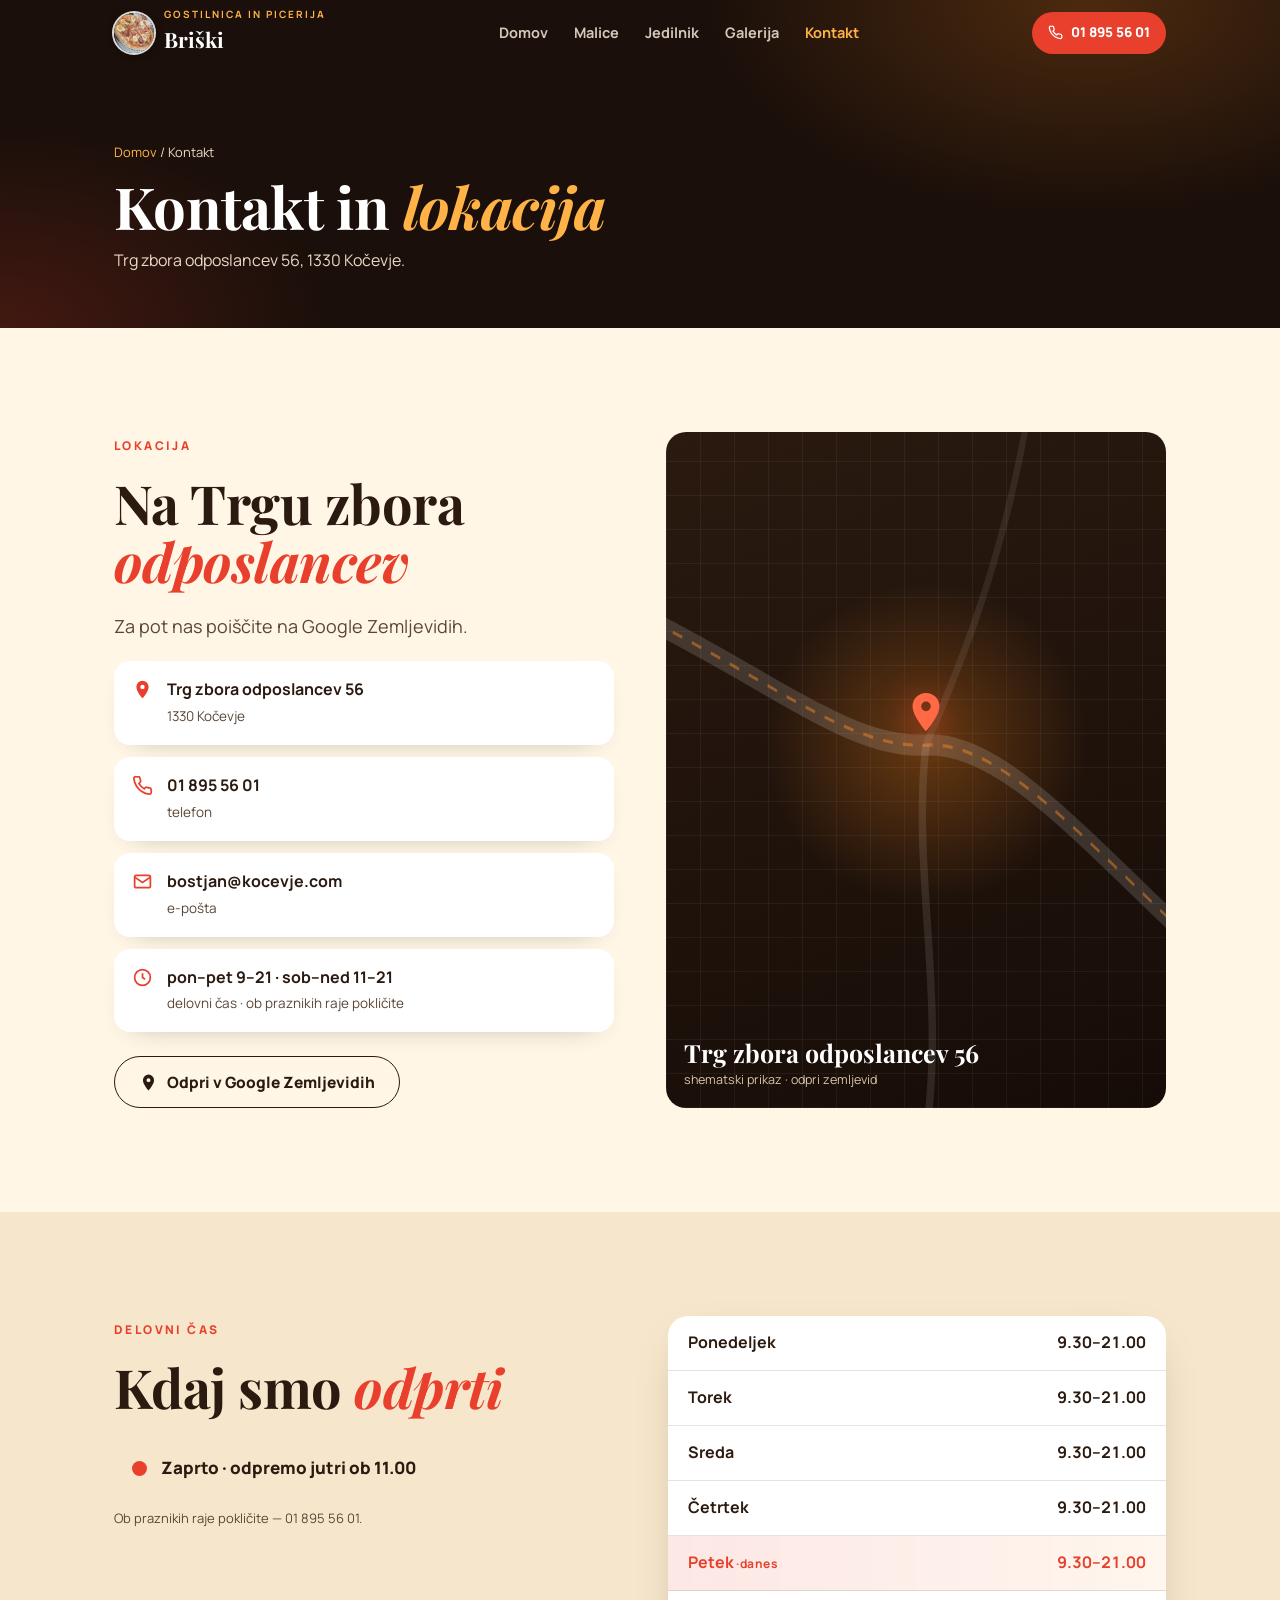
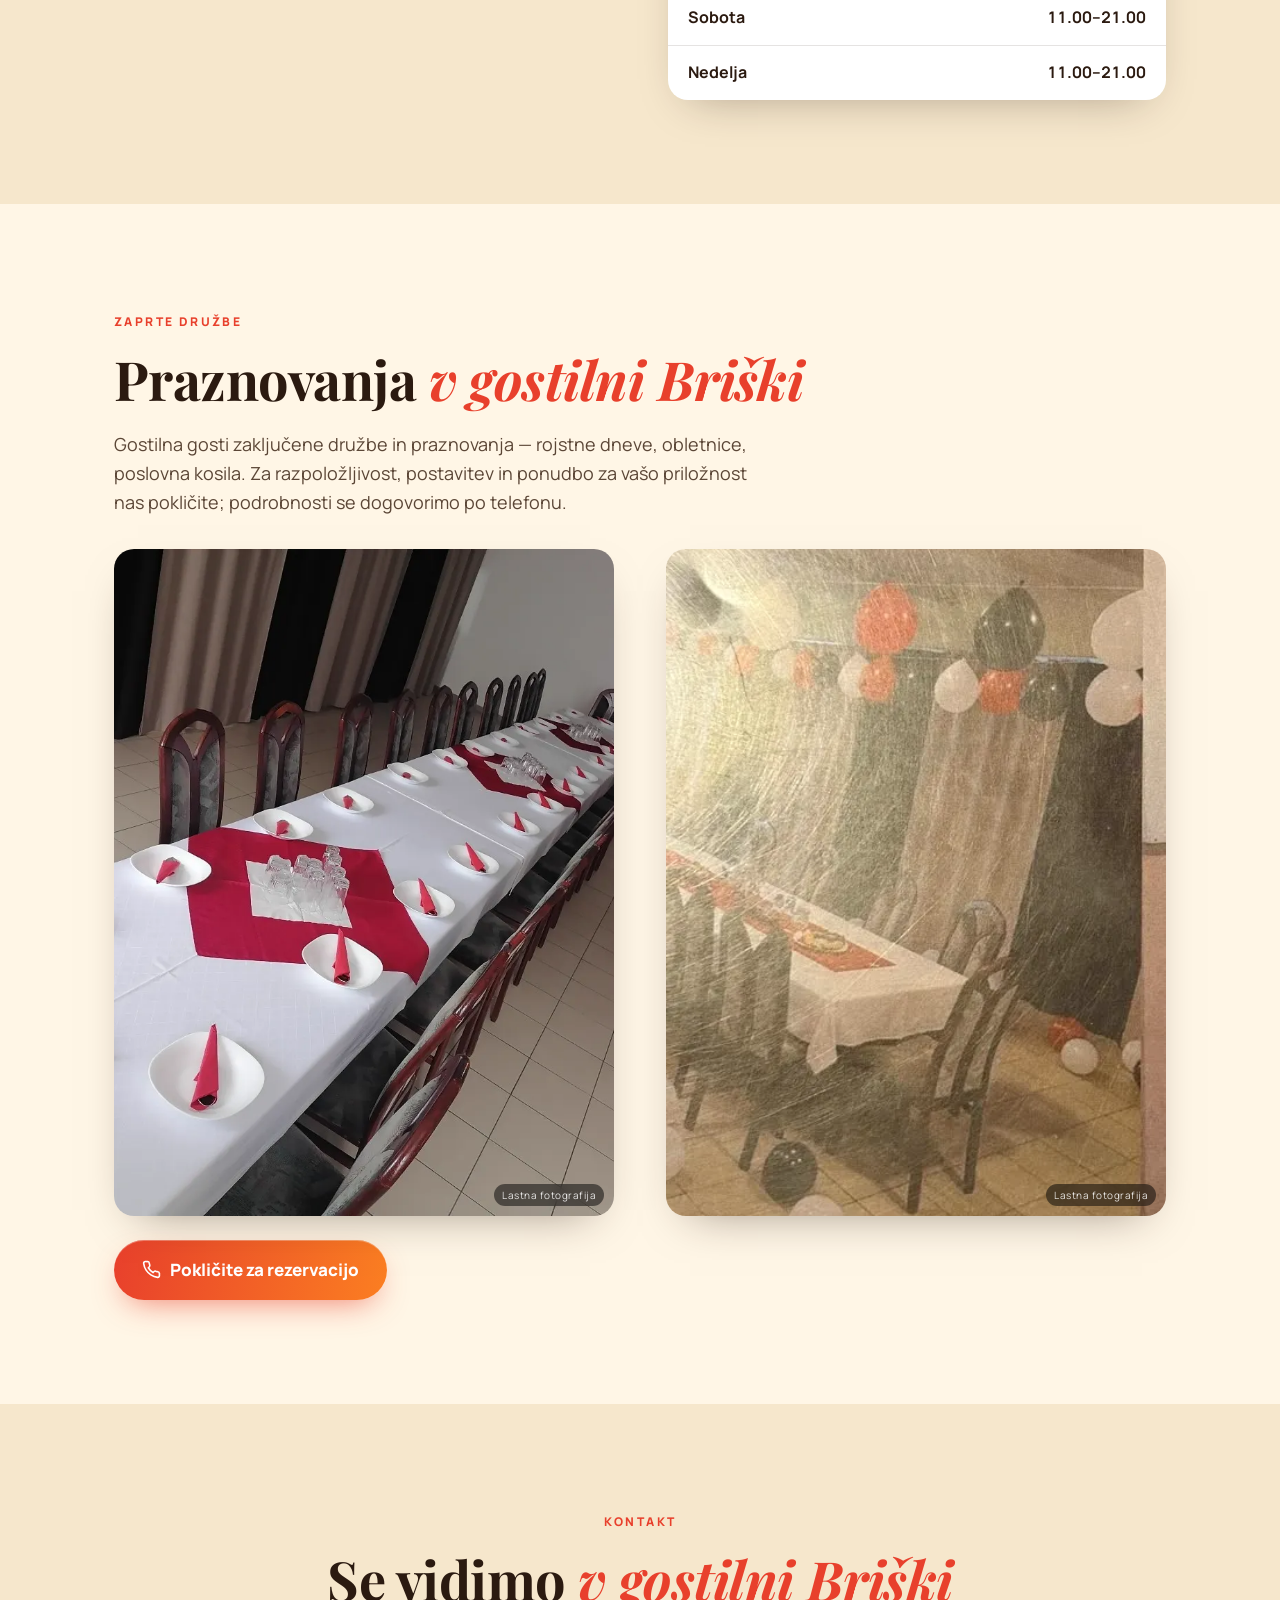
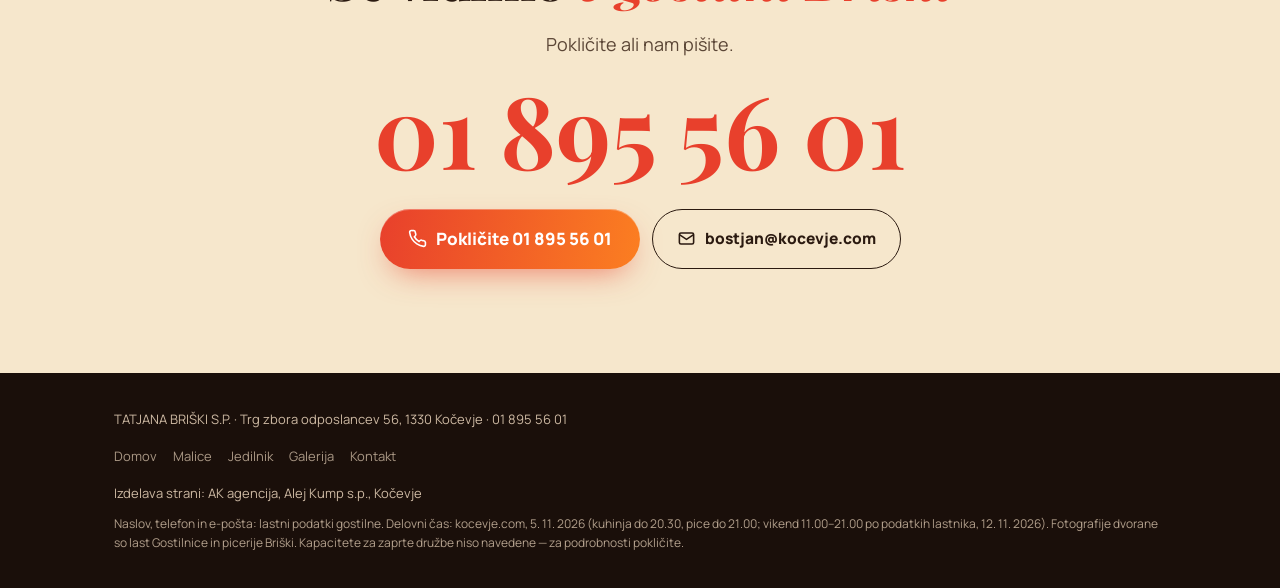
<file: kontakt.html>
<!doctype html>
<html lang="sl" class="no-js">
<head>
<meta charset="utf-8">
<meta name="viewport" content="width=device-width, initial-scale=1, viewport-fit=cover">
<title>Kontakt · Gostilnica in picerija Briški · Kočevje</title>
<meta name="description" content="Gostilnica in picerija Briški, Trg zbora odposlancev 56, 1330 Kočevje. Telefon 01 895 56 01, delovni čas in rezervacije za zaprte družbe.">
<meta name="theme-color" content="#1a0f0a">
<link rel="preconnect" href="https://fonts.googleapis.com">
<link rel="preconnect" href="https://fonts.gstatic.com" crossorigin>
<link href="https://fonts.googleapis.com/css2?family=Playfair+Display:ital,wght@0,500;0,600;0,700;1,500&family=Manrope:wght@400;500;600;700;800&display=swap" rel="stylesheet">
<link rel="stylesheet" href="assets/site.css">
</head>
<body class="no-js">

<a class="skip" href="#main">Preskoči na vsebino</a>

<svg width="0" height="0" style="position:absolute" aria-hidden="true">
  <defs>
    <symbol id="tel" viewBox="0 0 24 24"><path fill="none" stroke="currentColor" stroke-width="2" d="M22 16.9v3a2 2 0 0 1-2.2 2 19.8 19.8 0 0 1-8.6-3.1 19.5 19.5 0 0 1-6-6A19.8 19.8 0 0 1 2.1 4.2 2 2 0 0 1 4.1 2h3a2 2 0 0 1 2 1.7c.1.9.4 1.8.7 2.7a2 2 0 0 1-.5 2.1L8 9.8a16 16 0 0 0 6 6l1.3-1.3a2 2 0 0 1 2.1-.4c.9.3 1.8.6 2.7.7a2 2 0 0 1 1.7 2z"/></symbol>
    <symbol id="pinico" viewBox="0 0 24 24"><path fill="currentColor" d="M12 2a7 7 0 0 0-7 7c0 5.3 7 13 7 13s7-7.7 7-13a7 7 0 0 0-7-7zm0 9.5A2.5 2.5 0 1 1 12 6.5a2.5 2.5 0 0 1 0 5z"/></symbol>
    <symbol id="mail" viewBox="0 0 24 24"><g fill="none" stroke="currentColor" stroke-width="2"><rect x="3" y="5" width="18" height="14" rx="2"/><path d="M3 7l9 6 9-6"/></g></symbol>
    <symbol id="clock" viewBox="0 0 24 24"><g fill="none" stroke="currentColor" stroke-width="2"><circle cx="12" cy="12" r="9"/><path d="M12 7v5l3 2"/></g></symbol>
    <symbol id="menu-ico" viewBox="0 0 24 24"><path fill="none" stroke="currentColor" stroke-width="2" stroke-linecap="round" d="M4 7h16M4 12h16M4 17h10"/></symbol>
    <symbol id="close-ico" viewBox="0 0 24 24"><path fill="none" stroke="currentColor" stroke-width="2" stroke-linecap="round" d="M5 5l14 14M19 5L5 19"/></symbol>
    <symbol id="pizza" viewBox="0 0 200 200">
      <circle cx="100" cy="100" r="96" fill="#e9a65a"/><circle cx="100" cy="100" r="96" fill="none" stroke="#b86b2a" stroke-width="3" stroke-dasharray="3 11"/>
      <circle cx="100" cy="100" r="80" fill="#d9381e"/>
      <g fill="#fff3d6"><path d="M70 58c10-6 22-2 24 8s-8 16-18 14-14-16-6-22z"/><path d="M124 52c9-3 19 3 18 12s-11 13-19 9-9-18 1-21z"/><path d="M58 104c8-7 21-4 22 6s-9 15-18 13-11-13-4-19z"/><path d="M110 96c10-5 22 1 21 11s-12 15-21 11-10-17 0-22z"/><path d="M86 138c9-5 21 0 20 10s-12 13-20 9-9-15 0-19z"/><path d="M138 124c8-4 18 2 16 10s-11 11-17 7-7-14 1-17z"/></g>
      <g fill="#2f8f4e"><path d="M98 78c6-10 18-12 20-10-2 8-12 16-20 10z"/><path d="M98 78c-2-10 6-18 10-18 1 8-4 16-10 18z" fill="#53b872"/><path d="M72 128c4-10 16-14 19-12-1 8-11 16-19 12z"/><path d="M140 92c6-8 16-8 18-6-3 7-12 12-18 6z"/><path d="M118 150c5-8 15-10 17-8-2 7-11 13-17 8z" fill="#53b872"/></g>
      <g stroke="#1a0f0a" stroke-opacity=".18" stroke-width="2"><path d="M100 4v192M4 100h192M32 32l136 136M168 32L32 168"/></g>
    </symbol>
  </defs>
</svg>

<header class="site-nav" id="nav">
  <div class="wrap bar">
    <a href="index.html" class="brand" aria-label="Gostilnica in picerija Briški, domov">
      <img class="brand-logo" src="assets/img/logo-pica.webp" alt="" width="40" height="40">
      <span><small>Gostilnica in picerija</small>Briški</span>
    </a>
    <nav class="nav-links" aria-label="Glavna navigacija">
      <a href="index.html">Domov</a>
      <a href="malice.html">Malice</a>
      <a href="jedilnik.html">Jedilnik</a>
      <a href="galerija.html">Galerija</a>
      <a href="kontakt.html" aria-current="page">Kontakt</a>
    </nav>
    <div class="nav-right">
      <a class="nav-call" href="tel:+38618955601"><svg width="15" height="15" aria-hidden="true"><use href="#tel"/></svg>01 895 56 01</a>
      <button class="menu-btn" id="menuBtn" type="button" aria-label="Odpri meni" aria-expanded="false" aria-controls="mobileNav"><svg width="20" height="20" aria-hidden="true"><use href="#menu-ico"/></svg></button>
    </div>
  </div>
</header>

<div class="mobile-nav" id="mobileNav" role="dialog" aria-modal="true" aria-label="Meni">
  <div class="mn-top">
    <span class="brand"><small>Gostilnica in picerija</small>Briški</span>
    <button class="close" type="button" aria-label="Zapri meni"><svg width="18" height="18" aria-hidden="true"><use href="#close-ico"/></svg></button>
  </div>
  <nav aria-label="Mobilna navigacija">
    <a href="index.html">Domov</a>
    <a href="malice.html">Malice</a>
    <a href="jedilnik.html">Jedilnik</a>
    <a href="galerija.html">Galerija</a>
    <a href="kontakt.html" aria-current="page">Kontakt</a>
  </nav>
  <div class="mn-call"><a class="btn btn-red btn-big" href="tel:+38618955601"><svg aria-hidden="true"><use href="#tel"/></svg>Pokličite 01 895 56 01</a></div>
</div>

<main id="main">
<section class="page-hero">
  <div class="wrap">
    <p class="crumb"><a href="index.html">Domov</a> / Kontakt</p>
    <h1>Kontakt in <em>lokacija</em></h1>
    <p>Trg zbora odposlancev 56, 1330 Kočevje.</p>
  </div>
</section>

<section id="lokacija">
  <div class="wrap loc">
    <div class="rv">
      <div class="eyebrow">Lokacija</div>
      <h2>Na Trgu zbora <em>odposlancev</em></h2>
      <p class="lead">Za pot nas poiščite na Google Zemljevidih.</p>
      <div class="addr">
        <div><svg aria-hidden="true"><use href="#pinico"/></svg><span><b>Trg zbora odposlancev 56</b><small>1330 Kočevje</small></span></div>
        <div><svg aria-hidden="true"><use href="#tel"/></svg><span><b><a href="tel:+38618955601">01 895 56 01</a></b><small>telefon</small></span></div>
        <div><svg aria-hidden="true"><use href="#mail"/></svg><span><b><a href="mailto:bostjan@kocevje.com">bostjan@kocevje.com</a></b><small>e-pošta</small></span></div>
        <div><svg aria-hidden="true"><use href="#clock"/></svg><span><b>pon&ndash;pet 9&ndash;21 &middot; sob&ndash;ned 11&ndash;21</b><small>delovni čas &middot; ob praznikih raje pokličite</small></span></div>
      </div>
      <div class="cta-row">
        <a class="btn btn-line" href="https://www.google.com/maps/search/?api=1&amp;query=Gostilnica+in+pizzeria+Bri%C5%A1ki+Ko%C4%8Devje" target="_blank" rel="noopener"><svg aria-hidden="true"><use href="#pinico"/></svg>Odpri v Google Zemljevidih</a>
      </div>
    </div>
    <a class="mapcard rv d1" href="https://www.google.com/maps/search/?api=1&amp;query=Gostilnica+in+pizzeria+Bri%C5%A1ki+Ko%C4%8Devje" target="_blank" rel="noopener" aria-label="Gostilnica in picerija Briški na Google Zemljevidih">
      <svg class="roads" viewBox="0 0 400 320" preserveAspectRatio="none" aria-hidden="true">
        <path d="M-10 90 C 90 120, 150 150, 208 148 S 330 190, 420 240" fill="none" stroke="rgba(255,255,255,.14)" stroke-width="10"/>
        <path d="M-10 90 C 90 120, 150 150, 208 148 S 330 190, 420 240" fill="none" stroke="rgba(255,138,31,.45)" stroke-width="1.5" stroke-dasharray="8 8"/>
        <path d="M208 148 C 196 210, 226 270, 206 340" fill="none" stroke="rgba(255,255,255,.1)" stroke-width="6"/>
        <path d="M290 -10 C 270 60, 236 110, 208 148" fill="none" stroke="rgba(255,255,255,.08)" stroke-width="5"/>
      </svg>
      <div class="pin"><svg aria-hidden="true"><use href="#pinico"/></svg></div>
      <div class="label"><b>Trg zbora odposlancev 56</b><small>shematski prikaz &middot; odpri zemljevid</small></div>
    </a>
  </div>
</section>

<section id="delovni-cas" style="background:var(--cream2)">
  <div class="wrap hours-grid">
    <div class="rv">
      <div class="eyebrow">Delovni čas</div>
      <h2>Kdaj smo <em>odprti</em></h2>
      <div class="bigstatus" data-status><i></i><span>Delovni čas: pon&ndash;pet 9&ndash;21, sob&ndash;ned 11&ndash;21</span></div>
      <p class="note">Ob praznikih raje pokličite &mdash; 01 895 56 01.</p>
    </div>
    <ul class="week rv d1" data-week>
      <li data-d="1"><span>Ponedeljek</span><span>9.30&ndash;21.00</span></li>
      <li data-d="2"><span>Torek</span><span>9.30&ndash;21.00</span></li>
      <li data-d="3"><span>Sreda</span><span>9.30&ndash;21.00</span></li>
      <li data-d="4"><span>Četrtek</span><span>9.30&ndash;21.00</span></li>
      <li data-d="5"><span>Petek</span><span>9.30&ndash;21.00</span></li>
      <li data-d="6"><span>Sobota</span><span>11.00&ndash;21.00</span></li>
      <li data-d="0"><span>Nedelja</span><span>11.00&ndash;21.00</span></li>
    </ul>
  </div>
</section>

<section id="praznovanja">
  <div class="wrap">
    <div class="eyebrow rv">Zaprte družbe</div>
    <h2 class="rv d1">Praznovanja <em>v gostilni Briški</em></h2>
    <p class="lead rv d2">Gostilna gosti zaključene družbe in praznovanja &mdash; rojstne dneve, obletnice, poslovna kosila. Za razpoložljivost, postavitev in ponudbo za vašo priložnost nas pokličite; podrobnosti se dogovorimo po telefonu.</p>
    <div class="party-band" style="margin-top:32px">
      <div style="position:relative" class="rv">
        <img src="assets/img/galerija/22-dvorana-dolga-miza.webp" alt="Dolga pogrnjena miza za praznovanje" loading="lazy" width="1280" height="960">
        <span class="ill">Lastna fotografija</span>
      </div>
      <div style="position:relative" class="rv d1">
        <img src="assets/img/zaprta-druzba.webp" alt="Okrašena dvorana za praznovanje, iz tiskanega jedilnika" loading="lazy" width="430" height="600">
        <span class="ill">Lastna fotografija</span>
      </div>
    </div>
    <div class="cta-row rv d2">
      <a class="btn btn-red btn-big" href="tel:+38618955601"><svg aria-hidden="true"><use href="#tel"/></svg>Pokličite za rezervacijo</a>
    </div>
  </div>
</section>

<section class="contact" style="text-align:center;position:relative;overflow:hidden;background:var(--cream2)">
  <div class="wrap">
    <div class="eyebrow rv">Kontakt</div>
    <h2 class="rv d1">Se vidimo <em>v gostilni Briški</em></h2>
    <p class="lead rv d2" style="margin:0 auto">Pokličite ali nam pišite.</p>
    <a class="rv d2" style="display:inline-block;font-family:var(--head);font-weight:700;font-size:clamp(40px,12vw,100px);white-space:nowrap;line-height:1;margin:20px 0 6px;color:var(--tomato)" href="tel:+38618955601">01 895 56 01</a>
    <div class="cta-row rv d3" style="justify-content:center">
      <a class="btn btn-red btn-big" href="tel:+38618955601"><svg aria-hidden="true"><use href="#tel"/></svg>Pokličite 01 895 56 01</a>
      <a class="btn btn-line" href="mailto:bostjan@kocevje.com"><svg aria-hidden="true"><use href="#mail"/></svg>bostjan@kocevje.com</a>
    </div>
  </div>
</section>
</main>

<footer>
  <div class="wrap">
    <span>TATJANA BRIŠKI S.P. &middot; Trg zbora odposlancev 56, 1330 Kočevje &middot; <a href="tel:+38618955601">01 895 56 01</a></span>
    <nav aria-label="Strani v nogi">
      <a href="index.html">Domov</a><a href="malice.html">Malice</a><a href="jedilnik.html">Jedilnik</a><a href="galerija.html">Galerija</a><a href="kontakt.html">Kontakt</a>
    </nav>
    <span>Izdelava strani: AK agencija, Alej Kump s.p., Kočevje</span>
    <span class="disc">Naslov, telefon in e-pošta: lastni podatki gostilne. Delovni čas: kocevje.com, 5. 11. 2026 (kuhinja do 20.30, pice do 21.00; vikend 11.00&ndash;21.00 po podatkih lastnika, 12. 11. 2026). Fotografije dvorane so last Gostilnice in picerije Briški. Kapacitete za zaprte družbe niso navedene &mdash; za podrobnosti pokličite.</span>
  </div>
</footer>

<div class="sticky"><a class="btn btn-red" href="tel:+38618955601"><svg aria-hidden="true"><use href="#tel"/></svg>Pokličite 01 895 56 01</a></div>

<script src="assets/site.js" defer></script>

<!--
SOURCES: address, activity -- bizi.si. Hours -- Google Maps, 21. 10. 2026. Phone and e-mail -- owner.
Party-room photos -- the restaurant's own (one from www.kocevje.com/portalx gallery, one from the
printed menu cover). No capacity, pricing or booking-process claim is made; the copy only says the
restaurant hosts closed parties and directs the visitor to call, per the brief.
-->
</body>
</html>
</file>
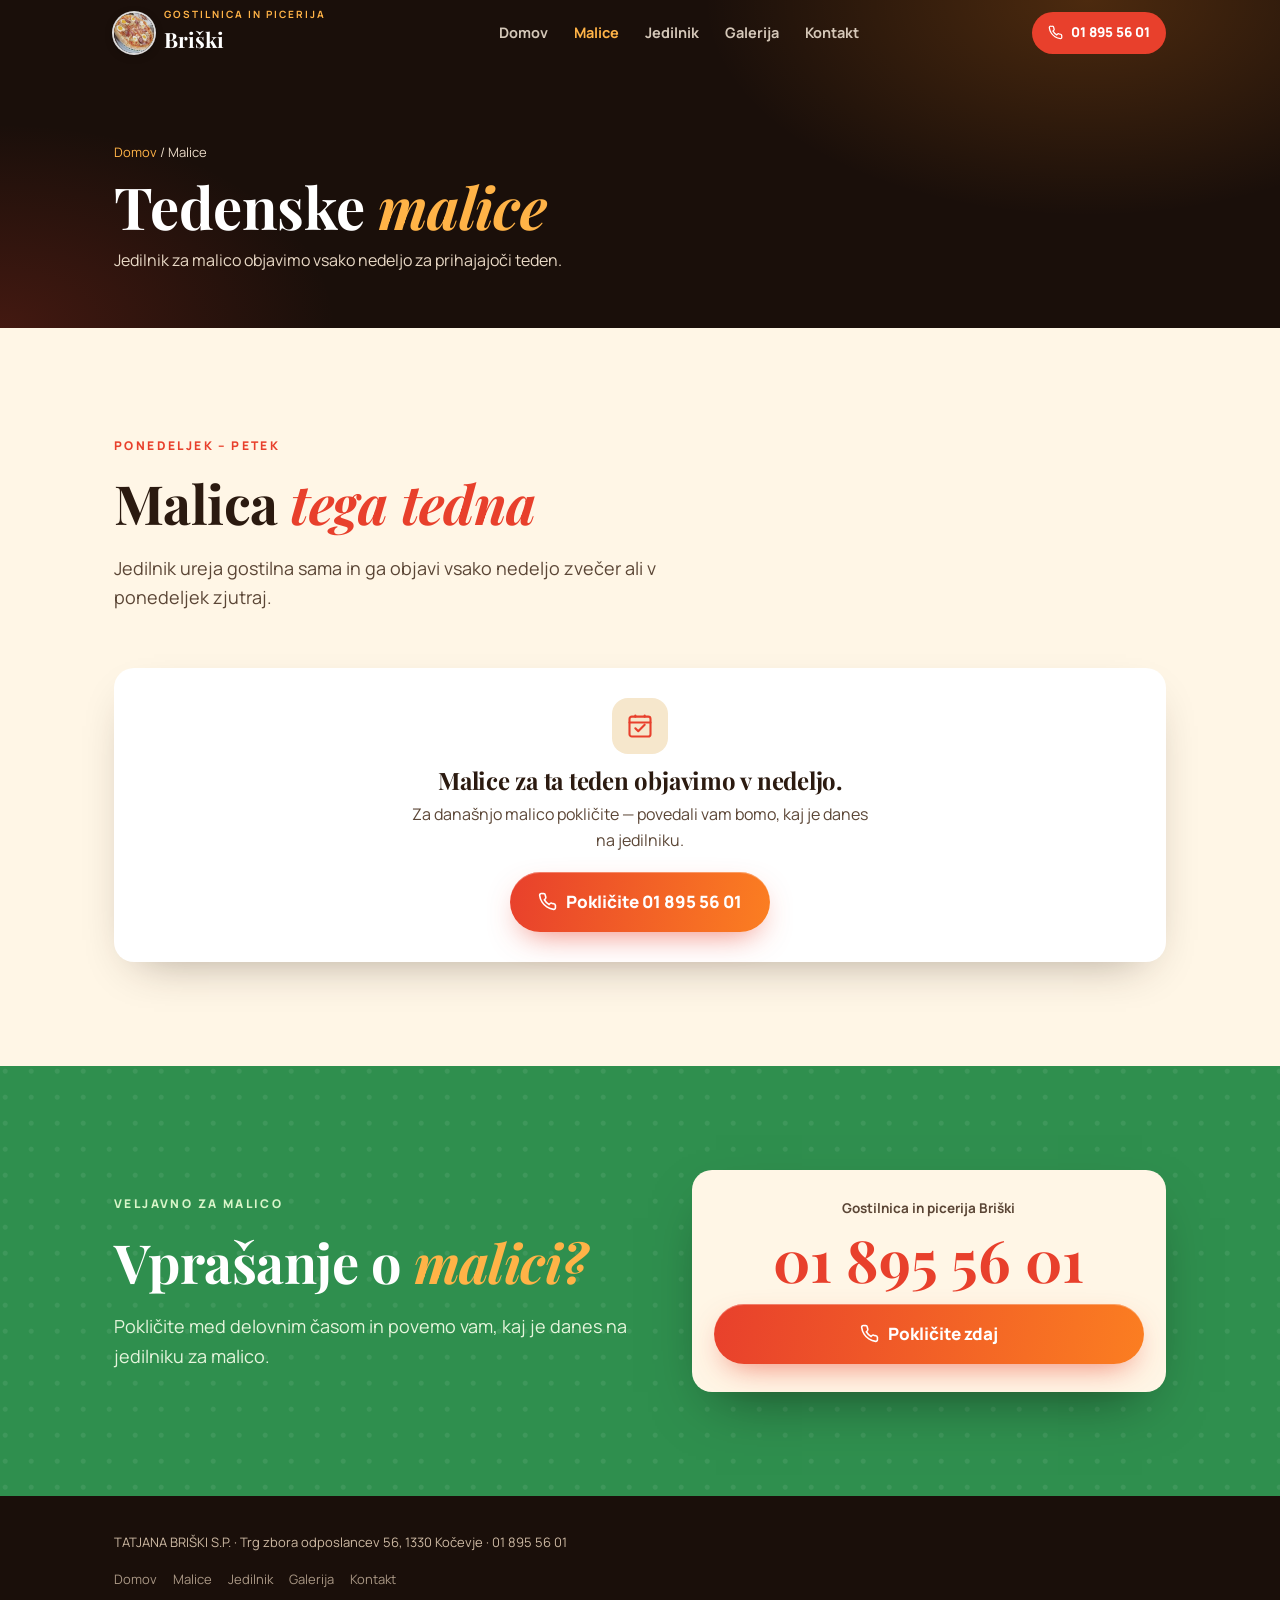
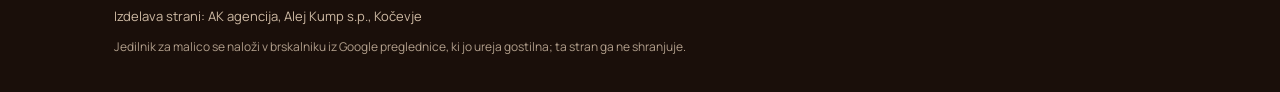
<file: malice.html>
<!doctype html>
<html lang="sl" class="no-js">
<head>
<meta charset="utf-8">
<meta name="viewport" content="width=device-width, initial-scale=1, viewport-fit=cover">
<title>Malice · Gostilnica in picerija Briški · Kočevje</title>
<meta name="description" content="Tedenske malice Gostilnice in picerije Briški v Kočevju. Jedilnik za malico se objavi vsako nedeljo. Pokličite 01 895 56 01.">
<meta name="theme-color" content="#1a0f0a">
<link rel="preconnect" href="https://fonts.googleapis.com">
<link rel="preconnect" href="https://fonts.gstatic.com" crossorigin>
<link href="https://fonts.googleapis.com/css2?family=Playfair+Display:ital,wght@0,500;0,600;0,700;1,500&family=Manrope:wght@400;500;600;700;800&display=swap" rel="stylesheet">
<link rel="stylesheet" href="assets/site.css">
<style>
.malice-day .dish{padding:.55rem 0;border-top:1px dashed rgba(0,0,0,.12)}
.malice-day .dish:first-of-type{border-top:0}
.malice-day .dish .drow{display:flex;justify-content:space-between;align-items:baseline;gap:12px}
.malice-day .dish .djed{flex:1}
.malice-day .dish .dcena{white-space:nowrap}
.malice-day .dish .dopis{display:block;margin-top:2px}
.malice-tabs{display:flex;gap:8px;overflow-x:auto;padding:4px 0 14px;scrollbar-width:none}
.malice-tabs::-webkit-scrollbar{display:none}
.malice-tabs button{flex:0 0 auto;border:1px solid rgba(0,0,0,.15);background:#fff;border-radius:999px;padding:8px 14px;font:600 14px/1 inherit;color:inherit;cursor:pointer}
.malice-tabs button[aria-selected=true]{background:#d8432b;border-color:#d8432b;color:#fff}
.malice-week.tabbed{grid-template-columns:1fr}
.malice-day[hidden]{display:none!important}
.malice-day .dtoday{font:600 .7rem/1 inherit;letter-spacing:.08em;text-transform:uppercase;color:#d8432b;margin-left:.4rem}
.malice-every{background:#fbf3e4}
</style>
</head>
<body class="no-js">

<a class="skip" href="#main">Preskoči na vsebino</a>

<svg width="0" height="0" style="position:absolute" aria-hidden="true">
  <defs>
    <symbol id="tel" viewBox="0 0 24 24"><path fill="none" stroke="currentColor" stroke-width="2" d="M22 16.9v3a2 2 0 0 1-2.2 2 19.8 19.8 0 0 1-8.6-3.1 19.5 19.5 0 0 1-6-6A19.8 19.8 0 0 1 2.1 4.2 2 2 0 0 1 4.1 2h3a2 2 0 0 1 2 1.7c.1.9.4 1.8.7 2.7a2 2 0 0 1-.5 2.1L8 9.8a16 16 0 0 0 6 6l1.3-1.3a2 2 0 0 1 2.1-.4c.9.3 1.8.6 2.7.7a2 2 0 0 1 1.7 2z"/></symbol>
    <symbol id="menu-ico" viewBox="0 0 24 24"><path fill="none" stroke="currentColor" stroke-width="2" stroke-linecap="round" d="M4 7h16M4 12h16M4 17h10"/></symbol>
    <symbol id="close-ico" viewBox="0 0 24 24"><path fill="none" stroke="currentColor" stroke-width="2" stroke-linecap="round" d="M5 5l14 14M19 5L5 19"/></symbol>
    <symbol id="ico-sunday" viewBox="0 0 24 24"><g fill="none" stroke="currentColor" stroke-width="1.8" stroke-linecap="round" stroke-linejoin="round"><rect x="3" y="4" width="18" height="17" rx="2"/><path d="M3 9h18M8 4v-1M16 4v-1M8 14l2.5 2.5L16 11"/></g></symbol>
    <symbol id="pizza" viewBox="0 0 200 200">
      <circle cx="100" cy="100" r="96" fill="#e9a65a"/><circle cx="100" cy="100" r="96" fill="none" stroke="#b86b2a" stroke-width="3" stroke-dasharray="3 11"/>
      <circle cx="100" cy="100" r="80" fill="#d9381e"/>
      <g fill="#fff3d6"><path d="M70 58c10-6 22-2 24 8s-8 16-18 14-14-16-6-22z"/><path d="M124 52c9-3 19 3 18 12s-11 13-19 9-9-18 1-21z"/><path d="M58 104c8-7 21-4 22 6s-9 15-18 13-11-13-4-19z"/><path d="M110 96c10-5 22 1 21 11s-12 15-21 11-10-17 0-22z"/><path d="M86 138c9-5 21 0 20 10s-12 13-20 9-9-15 0-19z"/><path d="M138 124c8-4 18 2 16 10s-11 11-17 7-7-14 1-17z"/></g>
      <g fill="#2f8f4e"><path d="M98 78c6-10 18-12 20-10-2 8-12 16-20 10z"/><path d="M98 78c-2-10 6-18 10-18 1 8-4 16-10 18z" fill="#53b872"/><path d="M72 128c4-10 16-14 19-12-1 8-11 16-19 12z"/><path d="M140 92c6-8 16-8 18-6-3 7-12 12-18 6z"/><path d="M118 150c5-8 15-10 17-8-2 7-11 13-17 8z" fill="#53b872"/></g>
      <g stroke="#1a0f0a" stroke-opacity=".18" stroke-width="2"><path d="M100 4v192M4 100h192M32 32l136 136M168 32L32 168"/></g>
    </symbol>
  </defs>
</svg>

<header class="site-nav" id="nav">
  <div class="wrap bar">
    <a href="index.html" class="brand" aria-label="Gostilnica in picerija Briški, domov">
      <img class="brand-logo" src="assets/img/logo-pica.webp" alt="" width="40" height="40">
      <span><small>Gostilnica in picerija</small>Briški</span>
    </a>
    <nav class="nav-links" aria-label="Glavna navigacija">
      <a href="index.html">Domov</a>
      <a href="malice.html" aria-current="page">Malice</a>
      <a href="jedilnik.html">Jedilnik</a>
      <a href="galerija.html">Galerija</a>
      <a href="kontakt.html">Kontakt</a>
    </nav>
    <div class="nav-right">
      <a class="nav-call" href="tel:+38618955601"><svg width="15" height="15" aria-hidden="true"><use href="#tel"/></svg>01 895 56 01</a>
      <button class="menu-btn" id="menuBtn" type="button" aria-label="Odpri meni" aria-expanded="false" aria-controls="mobileNav"><svg width="20" height="20" aria-hidden="true"><use href="#menu-ico"/></svg></button>
    </div>
  </div>
</header>

<div class="mobile-nav" id="mobileNav" role="dialog" aria-modal="true" aria-label="Meni">
  <div class="mn-top">
    <span class="brand"><small>Gostilnica in picerija</small>Briški</span>
    <button class="close" type="button" aria-label="Zapri meni"><svg width="18" height="18" aria-hidden="true"><use href="#close-ico"/></svg></button>
  </div>
  <nav aria-label="Mobilna navigacija">
    <a href="index.html">Domov</a>
    <a href="malice.html" aria-current="page">Malice</a>
    <a href="jedilnik.html">Jedilnik</a>
    <a href="galerija.html">Galerija</a>
    <a href="kontakt.html">Kontakt</a>
  </nav>
  <div class="mn-call"><a class="btn btn-red btn-big" href="tel:+38618955601"><svg aria-hidden="true"><use href="#tel"/></svg>Pokličite 01 895 56 01</a></div>
</div>

<main id="main">
<section class="page-hero">
  <div class="wrap">
    <p class="crumb"><a href="index.html">Domov</a> / Malice</p>
    <h1>Tedenske <em>malice</em></h1>
    <p>Jedilnik za malico objavimo vsako nedeljo za prihajajoči teden.</p>
  </div>
</section>

<section id="malice-sec">
  <div class="wrap">
    <div class="eyebrow rv">Ponedeljek &ndash; petek</div>
    <h2 class="rv d1">Malica <em>tega tedna</em></h2>
    <p class="lead rv d2">Jedilnik ureja gostilna sama in ga objavi vsako nedeljo zvečer ali v ponedeljek zjutraj.</p>

    <div id="maliceState" class="malice-state" aria-live="polite">Nalaganje jedilnika &hellip;</div>
    <div id="maliceGrid" class="malice-week" hidden></div>
    <p id="maliceOpomba" class="malice-note" hidden></p>

    <div id="maliceFallback" class="malice-fallback rv" hidden>
      <div class="ico"><svg width="28" height="28" aria-hidden="true"><use href="#ico-sunday"/></svg></div>
      <h3>Malice za ta teden objavimo v nedeljo.</h3>
      <p>Za današnjo malico pokličite &mdash; povedali vam bomo, kaj je danes na jedilniku.</p>
      <a class="btn btn-red btn-big" href="tel:+38618955601"><svg aria-hidden="true"><use href="#tel"/></svg>Pokličite 01 895 56 01</a>
    </div>
  </div>
</section>

<section class="callband">
  <div class="wrap">
    <div class="rv">
      <div class="eyebrow">Veljavno za malico</div>
      <h2>Vprašanje o <em>malici?</em></h2>
      <p class="lead" style="color:#e6f5dc">Pokličite med delovnim časom in povemo vam, kaj je danes na jedilniku za malico.</p>
    </div>
    <div class="callcard rv d1">
      <small>Gostilnica in picerija Briški</small>
      <a class="n" href="tel:+38618955601">01 895 56 01</a>
      <a class="btn btn-red btn-big" href="tel:+38618955601"><svg aria-hidden="true"><use href="#tel"/></svg>Pokličite zdaj</a>
    </div>
  </div>
</section>
</main>

<footer>
  <div class="wrap">
    <span>TATJANA BRIŠKI S.P. &middot; Trg zbora odposlancev 56, 1330 Kočevje &middot; <a href="tel:+38618955601">01 895 56 01</a></span>
    <nav aria-label="Strani v nogi">
      <a href="index.html">Domov</a><a href="malice.html">Malice</a><a href="jedilnik.html">Jedilnik</a><a href="galerija.html">Galerija</a><a href="kontakt.html">Kontakt</a>
    </nav>
    <span>Izdelava strani: AK agencija, Alej Kump s.p., Kočevje</span>
    <span class="disc">Jedilnik za malico se naloži v brskalniku iz Google preglednice, ki jo ureja gostilna; ta stran ga ne shranjuje.</span>
  </div>
</footer>

<div class="sticky"><a class="btn btn-red" href="tel:+38618955601"><svg aria-hidden="true"><use href="#tel"/></svg>Pokličite 01 895 56 01</a></div>

<script src="assets/site.js" defer></script>
<script>
/*
  UREJANJE MALICE ZA LASTNIKA / HOW EDITING WORKS:
  Ta stran vsak teden samodejno prebere Google preglednico (brez gesla, samo za branje).
  Da se jedilnik prikaže, mora biti list preglednice deljen kot "Vsakdo s povezavo si lahko ogleda".
  V preglednici so stolpci: dan, jed, opis, cena. Za VEC malic na isti dan (tudi 15 ali vec) dodaj novo vrstico z istim dnem (ali pusti "dan" prazen - velja dan zgoraj). Vrstica dan="Vsak dan" = jedi, ki so vsak dan. Prazno polje "jed"
  pomeni, da se ta dan ne prikaže. Vrstica z dan="Opomba" se prikaže kot opomba pod jedilnikom (razen
  če gre za navodilo za urejanje -- to se nikoli ne prikaže na strani).
  CSV URL (gviz export, ne odpirajte v Chromu kot povezavo do urejanja -- to je samo izvoz za branje):
*/
(function(){
  var CSV_URL = 'https://docs.google.com/spreadsheets/d/1jnDl5-j7R9OSiUCCRDqs4085ff19zEzs-e-oXWZ1kzk/gviz/tq?tqx=out:csv&gid=2032268327';
  var WEEKDAYS = ['Ponedeljek','Torek','Sreda','Četrtek','Petek'];
  var stateEl = document.getElementById('maliceState');
  var gridEl = document.getElementById('maliceGrid');
  var fallbackEl = document.getElementById('maliceFallback');
  var opombaEl = document.getElementById('maliceOpomba');
  var OPOMBA_INSTRUCTION_PREFIX = 'Malice med tednom. Vpišite';

  function norm(s){
    return (s||'').toString().trim().toLowerCase()
      .normalize('NFD').replace(/[̀-ͯ]/g,'');
  }

  function parseCSV(text){
    var rows = [], row = [], field = '', inQuotes = false;
    for (var i = 0; i < text.length; i++){
      var c = text[i];
      if (inQuotes){
        if (c === '"'){
          if (text[i+1] === '"'){ field += '"'; i++; }
          else { inQuotes = false; }
        } else field += c;
      } else {
        if (c === '"') inQuotes = true;
        else if (c === ',') { row.push(field); field = ''; }
        else if (c === '\r'){ /* ignore */ }
        else if (c === '\n'){ row.push(field); rows.push(row); row = []; field = ''; }
        else field += c;
      }
    }
    if (field.length || row.length){ row.push(field); rows.push(row); }
    return rows.filter(function(r){ return r.length > 1 || (r[0] && r[0].trim()); });
  }

  function todayIndex(){
    try{
      var wd = new Intl.DateTimeFormat('en-US',{timeZone:'Europe/Ljubljana',weekday:'short'}).format(new Date());
      var map = {Mon:0,Tue:1,Wed:2,Thu:3,Fri:4,Sat:-1,Sun:-1};
      return map[wd];
    }catch(e){ return -1; }
  }

  function showFallback(){
    stateEl.hidden = true;
    gridEl.hidden = true;
    opombaEl.hidden = true;
    fallbackEl.hidden = false;
    fallbackEl.classList.add('rv','in');
  }

  function dishHtml(d){
    return '<div class="dish"><div class="drow"><span class="djed">' + escapeHtml(d.jed) + '</span>' +
      (d.cena ? '<span class="dcena">' + escapeHtml(d.cena) + '</span>' : '') + '</div>' +
      (d.opis ? '<span class="dopis">' + escapeHtml(d.opis) + '</span>' : '') + '</div>';
  }

  function renderDays(byDay, opombaText, vsakDan){
    var tIdx = todayIndex();
    var allEmpty = WEEKDAYS.every(function(d){ return !(byDay[norm(d)] || []).length; });
    if (allEmpty){ showFallback(); return; }

    gridEl.innerHTML = '';
    WEEKDAYS.forEach(function(day, i){
      var list = byDay[norm(day)] || [];
      var card = document.createElement('div');
      card.className = 'malice-day rv' + (i === tIdx ? ' today' : '');
      card.innerHTML = '<span class="dname">' + day + (i === tIdx ? ' <small class="dtoday">danes</small>' : '') + '</span>' +
        (list.length ? list.map(dishHtml).join('') : '<span class="dempty">Ta dan ni na jedilniku.</span>');
      gridEl.appendChild(card);
    });
    if (vsakDan.length){
      var every = document.createElement('div');
      every.className = 'malice-day malice-every rv';
      every.innerHTML = '<span class="dname">Vsak dan</span>' + vsakDan.map(dishHtml).join('');
      gridEl.appendChild(every);
    }
    var many = WEEKDAYS.some(function(d){ return (byDay[norm(d)] || []).length > 3; });
    if (many){
      var tabs = document.createElement('div');
      tabs.className = 'malice-tabs';
      tabs.setAttribute('role','tablist');
      var cards = gridEl.querySelectorAll('.malice-day:not(.malice-every)');
      var start = tIdx > -1 ? tIdx : 0;
      WEEKDAYS.forEach(function(day, i){
        var bt = document.createElement('button');
        bt.type = 'button'; bt.setAttribute('role','tab');
        var n = (byDay[norm(day)] || []).length;
        bt.textContent = day.slice(0,3) + (n ? ' · ' + n : '');
        bt.addEventListener('click', function(){ select(i); });
        tabs.appendChild(bt);
      });
      function select(i){
        cards.forEach(function(c, k){ c.hidden = k !== i; });
        tabs.querySelectorAll('button').forEach(function(bt, k){ bt.setAttribute('aria-selected', k === i ? 'true' : 'false'); });
      }
      gridEl.parentNode.insertBefore(tabs, gridEl);
      gridEl.classList.add('tabbed');
      select(start);
    }
    stateEl.hidden = true;
    gridEl.hidden = false;
    gridEl.querySelectorAll('.rv').forEach(function(el){ el.classList.add('in'); });

    if (opombaText && opombaText.indexOf(OPOMBA_INSTRUCTION_PREFIX) !== 0){
      opombaEl.textContent = opombaText;
      opombaEl.hidden = false;
    } else {
      opombaEl.hidden = true;
    }
  }

  function escapeHtml(s){
    return String(s).replace(/[&<>"']/g, function(c){
      return {'&':'&amp;','<':'&lt;','>':'&gt;','"':'&quot;',"'":'&#39;'}[c];
    });
  }

  fetch(CSV_URL, {cache:'no-store'}).then(function(res){
    if (!res.ok) throw new Error('bad status ' + res.status);
    return res.text();
  }).then(function(text){
    var rows = parseCSV(text);
    if (!rows.length) { showFallback(); return; }
    var header = rows[0].map(function(h){ return norm(h); });
    var idxDan = header.indexOf('dan');
    var idxJed = header.indexOf('jed');
    var idxOpis = header.indexOf('opis');
    var idxCena = header.indexOf('cena');
    if (idxDan === -1 || idxJed === -1) { showFallback(); return; }

    var byDay = {};
    var vsakDan = [];
    var opombaText = '';
    var current = '';
    rows.slice(1).forEach(function(r){
      var dan = (r[idxDan] || '').trim();
      var entry = {
        jed: (r[idxJed] || '').trim(),
        opis: idxOpis > -1 ? (r[idxOpis] || '').trim() : '',
        cena: idxCena > -1 ? (r[idxCena] || '').trim() : ''
      };
      if (dan) current = norm(dan);           // a row with an empty "dan" belongs to the day above it
      if (!current) return;
      if (current === 'opomba'){
        if (entry.jed) opombaText = entry.jed;
        return;
      }
      if (!entry.jed) return;                 // empty rows never show
      if (current === norm('Vsak dan')) { vsakDan.push(entry); return; }
      (byDay[current] = byDay[current] || []).push(entry);
    });
    renderDays(byDay, opombaText, vsakDan);
  }).catch(function(){
    showFallback();
  });
})();
</script>

<!--
SOURCES: columns and sheet URL as given by the owner's process. The Opomba row's "jed" cell currently
holds an editing instruction for the restaurant, not a guest-facing note -- this page deliberately never
renders text starting with "Malice med tednom. Vpišite". As of this build all five weekday rows are
empty, so the page renders the fallback card below; once the sheet has entries the five-day grid above
takes over automatically, no redeploy needed.
-->
</body>
</html>
</file>
<file: assets/site.css>
/* Gostilnica in picerija Briski -- shared styles. Izdelava: AK agencija. */
:root{
  --tomato:#e8402c; --tomato2:#ff6a45; --basil:#2f8f4e; --basil2:#53b872; --cream:#fff6e6; --cream2:#f6e7cc;
  --fire:#ff8a1f; --ember:#ffb347; --ink:#2b1a10; --ink2:#5b4636; --dark:#1a0f0a; --dark2:#24150d;
  --line:rgba(43,26,16,.12);
  --head:"Playfair Display",Georgia,"Times New Roman",serif; --sans:"Manrope",system-ui,-apple-system,Segoe UI,sans-serif;
  --r:20px; --pad:clamp(16px,5vw,64px); --ease:cubic-bezier(.2,.7,.2,1);
}
*{box-sizing:border-box;margin:0;padding:0}
html{scroll-behavior:smooth;-webkit-text-size-adjust:100%}
html,body{overflow-x:hidden;max-width:100%}
body{background:var(--cream);color:var(--ink);font-family:var(--sans);font-size:16px;line-height:1.62;padding-bottom:84px}
img{display:block;max-width:100%;height:auto}
a{color:inherit;text-decoration:none}
button{font:inherit;color:inherit;background:none;border:0;cursor:pointer}
svg{flex:none}
.wrap{width:100%;max-width:1180px;margin:0 auto;padding:0 var(--pad)}
.eyebrow{display:inline-block;font-size:12px;letter-spacing:.2em;text-transform:uppercase;color:var(--tomato);font-weight:800}
h1,h2,h3{font-family:var(--head);font-weight:700;line-height:1.08;letter-spacing:-.01em}
h2{font-size:clamp(32px,6.6vw,54px);margin:.3em 0 .4em}
h2 em,h1 em{font-style:italic;color:var(--tomato)}
.lead{color:var(--ink2);font-size:clamp(16px,2.1vw,18px);max-width:58ch}
section{padding:clamp(56px,10vw,104px) 0}
section[id]{scroll-margin-top:84px}
.skip{position:absolute;left:-999px;top:0;background:#fff;color:var(--ink);padding:10px 16px;border-radius:0 0 10px 0;z-index:200}
.skip:focus{left:0}
:focus-visible{outline:2px solid var(--fire);outline-offset:3px;border-radius:8px}

/* buttons */
.btn{display:inline-flex;align-items:center;justify-content:center;gap:9px;min-height:52px;padding:0 24px;border-radius:99px;
  font-weight:800;font-size:15.5px;transition:transform .25s var(--ease),box-shadow .3s,background .3s;text-align:center}
.btn svg{width:19px;height:19px}
.btn-red{color:#fff;background:linear-gradient(100deg,var(--tomato),var(--fire) 55%,var(--tomato));background-size:220% 100%;
  box-shadow:0 12px 32px -12px rgba(232,64,44,.7),inset 0 1px 0 rgba(255,255,255,.3)}
.btn-red:hover{transform:translateY(-2px)}
.btn-big{min-height:60px;font-size:17px;padding:0 28px}
.btn-ghost{border:1.5px solid rgba(255,255,255,.45);color:#fff}
.btn-ghost:hover{background:rgba(255,255,255,.1)}
.btn-line{border:1.5px solid var(--ink);color:var(--ink)}
.btn-line:hover{background:var(--ink);color:#fff}
@media(max-width:480px){.cta-row .btn{width:100%}}
.cta-row{display:flex;flex-wrap:wrap;gap:12px;margin-top:24px}

/* nav */
.site-nav{position:fixed;inset:0 0 auto 0;z-index:60;transition:background .4s,box-shadow .4s}
.site-nav.solid{background:rgba(26,15,10,.92);backdrop-filter:blur(14px);box-shadow:0 1px 0 rgba(255,255,255,.08)}
.site-nav .bar{display:flex;align-items:center;justify-content:space-between;height:66px;gap:12px}
.brand{display:flex;align-items:center;gap:10px;color:#fff;font-family:var(--head);font-size:21px;font-weight:700;white-space:nowrap}
.brand small{display:block;font-family:var(--sans);font-size:10px;letter-spacing:.2em;text-transform:uppercase;font-weight:700;color:var(--ember);line-height:1;margin-bottom:3px}
.brand svg{width:32px;height:32px}
.brand-logo{width:40px;height:40px;border-radius:50%;object-fit:cover;box-shadow:0 0 0 2px rgba(255,255,255,.85),0 2px 8px rgba(0,0,0,.35);flex:0 0 auto}
.nav-links{display:none;align-items:center;gap:26px;font-size:14.5px;font-weight:700;color:#f3e6d6}
.nav-links a{opacity:.86;transition:opacity .2s}
.nav-links a:hover,.nav-links a[aria-current="page"]{opacity:1;color:var(--ember)}
@media(min-width:940px){.nav-links{display:flex}}
.nav-right{display:flex;align-items:center;gap:10px}
.nav-call{display:none;align-items:center;gap:8px;background:var(--tomato);color:#fff;padding:10px 16px;border-radius:99px;font-weight:800;font-size:13.5px}
@media(min-width:760px){.nav-call{display:inline-flex}}
.menu-btn{display:flex;width:42px;height:42px;align-items:center;justify-content:center;border-radius:12px;background:rgba(255,255,255,.12);color:#fff}
@media(min-width:940px){.menu-btn{display:none}}

.mobile-nav{position:fixed;inset:0;z-index:90;background:var(--dark);color:#fff;transform:translateX(100%);transition:transform .4s var(--ease);display:flex;flex-direction:column;padding:22px var(--pad)}
.mobile-nav.open{transform:translateX(0)}
.mobile-nav .mn-top{display:flex;align-items:center;justify-content:space-between;margin-bottom:34px}
.mobile-nav .close{width:40px;height:40px;border-radius:10px;background:rgba(255,255,255,.1);display:flex;align-items:center;justify-content:center}
.mobile-nav nav{display:flex;flex-direction:column;gap:6px}
.mobile-nav nav a{padding:15px 4px;font-family:var(--head);font-size:26px;border-bottom:1px solid rgba(255,255,255,.1)}
.mobile-nav .mn-call{margin-top:auto;padding-top:22px}

/* hero (index) */
.hero{position:relative;min-height:100vh;min-height:min(100svh,920px);display:flex;align-items:flex-end;overflow:hidden;isolation:isolate;background:var(--dark);color:#fff}
.hero-img{position:absolute;inset:0;z-index:-3}
.hero-img img{width:100%;height:100%;object-fit:cover;object-position:50% 45%;transform:scale(1.06);animation:drift 20s ease-out forwards}
@keyframes drift{to{transform:scale(1)}}
.hero::before{content:"";position:absolute;inset:0;z-index:-2;
  background:linear-gradient(180deg,rgba(26,15,10,.6) 0%,rgba(26,15,10,.1) 30%,rgba(26,15,10,.62) 60%,var(--dark) 100%),
             linear-gradient(90deg,rgba(26,15,10,.68),transparent 72%)}
.hero-inner{padding-bottom:clamp(44px,8vh,92px);padding-top:100px;width:100%}
.status{display:inline-flex;align-items:center;gap:9px;padding:8px 14px 8px 12px;border-radius:99px;font-weight:800;font-size:13px;
  background:rgba(255,255,255,.12);border:1px solid rgba(255,255,255,.22);backdrop-filter:blur(8px);margin-bottom:16px}
.status i{width:10px;height:10px;border-radius:50%;background:#aaa;flex:none}
.status.open i{background:#3ddc6f;box-shadow:0 0 0 0 rgba(61,220,111,.7);animation:ping 1.8s infinite}
.status.closed i{background:var(--tomato2)}
@keyframes ping{70%,100%{box-shadow:0 0 0 10px rgba(61,220,111,0)}}
.hero h1{font-size:clamp(42px,10.5vw,96px);margin:.1em 0 .2em;max-width:13ch}
.hero h1 em{color:var(--ember)}
.hero p.sub{max-width:46ch;color:#f3e6d6;font-size:clamp(16px,2.3vw,19px)}
.ill{position:absolute;right:10px;bottom:10px;font-size:10px;letter-spacing:.05em;color:rgba(255,255,255,.85);
  background:rgba(0,0,0,.5);padding:3px 8px;border-radius:99px;backdrop-filter:blur(4px);z-index:3}

/* quick links grid */
.quick-grid{display:grid;gap:14px;margin-top:38px}
@media(min-width:680px){.quick-grid{grid-template-columns:repeat(2,1fr)}}
@media(min-width:1000px){.quick-grid{grid-template-columns:repeat(4,1fr)}}
.quick-card{position:relative;display:flex;flex-direction:column;gap:10px;border-radius:var(--r);padding:24px 20px;background:#fff;
  box-shadow:0 16px 40px -22px rgba(43,26,16,.4);transition:transform .35s var(--ease)}
.quick-card:hover{transform:translateY(-4px)}
.quick-card .ico{width:46px;height:46px;border-radius:14px;display:grid;place-items:center;background:var(--cream2);color:var(--tomato)}
.quick-card h3{font-size:21px}
.quick-card p{color:var(--ink2);font-size:14px}
.quick-card .go{margin-top:auto;font-size:13px;font-weight:800;color:var(--tomato);display:inline-flex;align-items:center;gap:5px}

/* marquee strip */
.strip{background:var(--tomato);color:#fff;overflow:hidden;padding:14px 0;transform:rotate(-1deg);margin:-12px -10px 0;position:relative;z-index:2;
  box-shadow:0 10px 26px -14px rgba(232,64,44,.6)}
.strip.alt{background:var(--basil);transform:rotate(.9deg);margin:0 -10px;box-shadow:0 10px 26px -14px rgba(47,143,78,.6)}
.track{display:flex;gap:30px;width:max-content;animation:roll 28s linear infinite}
.strip.alt .track{animation-direction:reverse;animation-duration:34s}
.track span{font-family:var(--head);font-style:italic;font-size:21px;font-weight:700;white-space:nowrap;display:flex;align-items:center;gap:30px}
.track span::after{content:"";width:12px;height:12px;border-radius:50%;background:var(--cream);box-shadow:inset -3px -3px 0 rgba(0,0,0,.12)}
@keyframes roll{to{transform:translateX(-50%)}}

/* hours */
.hours-grid{display:grid;gap:26px;align-items:start}
@media(min-width:900px){.hours-grid{grid-template-columns:1fr 1fr;gap:56px}}
.week{list-style:none;border-radius:var(--r);overflow:hidden;background:#fff;box-shadow:0 16px 44px -22px rgba(43,26,16,.4)}
.week li{display:flex;justify-content:space-between;gap:12px;padding:14px 20px;border-bottom:1px solid var(--line);font-weight:700}
.week li:last-child{border-bottom:0}
.week li span:last-child{font-variant-numeric:tabular-nums}
.week li.today{background:linear-gradient(90deg,rgba(232,64,44,.12),rgba(255,138,31,.08));color:var(--tomato)}
.week li.today span:first-child::after{content:" \00b7 danes";font-size:12px;letter-spacing:.04em}
.bigstatus{margin-top:20px;display:flex;align-items:center;gap:14px;padding:16px 18px;border-radius:16px;background:var(--cream2);font-weight:800;font-size:17px}
.bigstatus i{width:15px;height:15px;border-radius:50%;flex:none;background:#aaa}
.bigstatus.open i{background:#2fbf5c;animation:ping 1.8s infinite}
.bigstatus.closed i{background:var(--tomato)}
.note{font-size:13px;color:var(--ink2);margin-top:10px}

/* call band */
.callband{background:var(--basil);color:#fff;position:relative;overflow:hidden}
.callband::before{content:"";position:absolute;inset:0;background:radial-gradient(circle at 20% 20%,rgba(255,255,255,.13) 0 2px,transparent 3px) 0 0/26px 26px;opacity:.55}
.callband .wrap{position:relative;display:grid;gap:24px;align-items:center}
@media(min-width:900px){.callband .wrap{grid-template-columns:1.1fr 1fr;gap:56px}}
.callband .eyebrow{color:#d8f5c9}
.callband h2 em{color:var(--ember)}
.callcard{border-radius:var(--r);background:var(--cream);color:var(--ink);padding:28px 22px;text-align:center;box-shadow:0 24px 56px -24px rgba(0,0,0,.5)}
.callcard small{display:block;color:var(--ink2);font-size:13.5px;font-weight:700}
.callcard .n{display:block;font-family:var(--head);font-weight:700;font-size:clamp(34px,10vw,58px);white-space:nowrap;line-height:1;margin:10px 0 16px;color:var(--tomato)}
.callcard .btn{width:100%}

/* footer */
footer{background:var(--dark);color:#cdb9a3;padding:36px 0 110px;font-size:13px}
footer .wrap{display:flex;flex-wrap:wrap;gap:10px 26px;justify-content:space-between}
footer .disc{flex-basis:100%;font-size:12px;opacity:.85;line-height:1.6}
@media(min-width:760px){footer{padding-bottom:36px}}
footer nav{display:flex;flex-wrap:wrap;gap:4px 16px;flex-basis:100%;margin:6px 0}
footer nav a{opacity:.8}
footer nav a:hover{opacity:1}

/* sticky call */
.sticky{position:fixed;left:12px;right:12px;bottom:calc(12px + env(safe-area-inset-bottom));z-index:55;display:flex}
.sticky a{flex:1;min-height:56px;font-size:16px}
@media(min-width:760px){.sticky{display:none}body{padding-bottom:0}}

.badge{position:fixed;bottom:calc(78px + env(safe-area-inset-bottom));right:10px;z-index:58;font-size:11px;letter-spacing:.05em;padding:6px 11px;border-radius:99px;
  background:rgba(26,15,10,.86);border:1px solid rgba(255,179,71,.45);color:var(--ember);backdrop-filter:blur(8px);pointer-events:none}
@media(min-width:760px){.badge{bottom:14px}}

.rv{opacity:0;transform:translateY(26px);transition:opacity .9s var(--ease),transform .9s var(--ease)}
.rv.in{opacity:1;transform:none}
.rv.d1{transition-delay:.1s}.rv.d2{transition-delay:.2s}.rv.d3{transition-delay:.3s}
.no-js .rv{opacity:1;transform:none}
@media (prefers-reduced-motion: reduce){
  *,*::before,*::after{animation:none!important;transition:none!important;scroll-behavior:auto!important}
  .rv{opacity:1;transform:none}
  .hero-img img{transform:none}
}

/* page hero (interior pages) */
.page-hero{position:relative;padding:142px 0 54px;background:var(--dark);color:#fff;overflow:hidden}
.page-hero::before{content:"";position:absolute;inset:0;background:radial-gradient(640px 360px at 85% 0%,rgba(255,138,31,.22),transparent 60%),radial-gradient(560px 340px at 0% 100%,rgba(232,64,44,.2),transparent 60%)}
.page-hero .wrap{position:relative}
.page-hero h1{font-size:clamp(34px,7vw,58px);margin:.2em 0 .18em}
.page-hero h1 em{color:var(--ember)}
.page-hero p{color:#e9d9c6;max-width:60ch}
.crumb{font-size:13px;color:#cdb9a3}
.crumb a{color:var(--ember)}

/* tabs (jedilnik) */
.tabbar{position:sticky;top:66px;z-index:30;background:rgba(255,246,230,.95);backdrop-filter:blur(8px);border-bottom:1px solid var(--line);overflow-x:auto;scrollbar-width:none}
.tabbar::-webkit-scrollbar{display:none}
.tabbar .wrap{display:flex;gap:8px;padding-top:12px;padding-bottom:12px;width:max-content;max-width:none}
.tabbar a{flex:none;padding:9px 16px;border-radius:99px;font-size:13.5px;font-weight:800;color:var(--ink2);background:rgba(43,26,16,.06);white-space:nowrap}
.tabbar a.active{background:var(--tomato);color:#fff}

.menu-sec h2{font-size:clamp(26px,5vw,38px)}
.menu-head{display:flex;flex-wrap:wrap;align-items:baseline;justify-content:space-between;gap:10px;margin-bottom:18px}
.size-legend{display:flex;gap:14px;flex-wrap:wrap;font-size:12.5px;color:var(--ink2);font-weight:700}
.size-legend span{display:inline-flex;align-items:center;gap:5px}
.size-legend b{color:var(--tomato)}

.dish-table{width:100%;border-collapse:collapse;background:#fff;border-radius:var(--r);overflow:hidden;box-shadow:0 14px 36px -22px rgba(43,26,16,.35);margin-bottom:28px}
.dish-table caption{text-align:left;font-family:var(--head);font-size:21px;padding:16px 18px 6px;font-weight:700}
.dish-table th{text-align:right;font-size:12px;letter-spacing:.04em;text-transform:uppercase;color:var(--ink2);padding:10px 14px;border-bottom:1px solid var(--line)}
.dish-table th:first-child{text-align:left}
.dish-table td{padding:13px 14px;border-bottom:1px solid var(--line);vertical-align:top;font-size:14.5px}
.dish-table tr:last-child td{border-bottom:0}
.dish-table td.name{font-weight:800}
.dish-table td.ingr{color:var(--ink2);font-size:13px}
.dish-table td.price{text-align:right;font-weight:800;white-space:nowrap;color:var(--tomato);font-variant-numeric:tabular-nums}
.dish-table td.allerg{text-align:right;color:var(--ink2);font-size:11.5px;white-space:nowrap}
.dish-table{display:block;overflow-x:auto}
.dish-table table{width:100%}
.simple-list{list-style:none;background:#fff;border-radius:var(--r);overflow:hidden;box-shadow:0 14px 36px -22px rgba(43,26,16,.35);margin-bottom:28px}
.simple-list li{display:flex;justify-content:space-between;gap:14px;padding:13px 18px;border-bottom:1px solid var(--line);font-size:14.5px}
.simple-list li:last-child{border-bottom:0}
.simple-list b{font-weight:800}
.simple-list .price{font-weight:800;color:var(--tomato);white-space:nowrap;font-variant-numeric:tabular-nums}
.sub-note{font-size:12.5px;color:var(--ink2);margin:4px 0 20px}
.allerg-box{background:#fff;border-radius:var(--r);padding:22px;box-shadow:0 14px 36px -22px rgba(43,26,16,.35);margin-top:10px}
.allerg-grid{display:grid;grid-template-columns:1fr;gap:4px 24px;margin:14px 0;font-size:13.5px;color:var(--ink2)}
@media(min-width:620px){.allerg-grid{grid-template-columns:1fr 1fr}}
.allerg-box p{font-size:13px;color:var(--ink2);margin-top:6px}
.feat-dish{border-radius:var(--r);overflow:hidden;margin-bottom:28px;box-shadow:0 18px 44px -24px rgba(43,26,16,.45)}
.feat-dish img{aspect-ratio:16/10;object-fit:cover;width:100%}
.feat-dish figcaption{padding:10px 16px;font-size:12.5px;color:var(--ink2);background:#fff}
.price-footnote{font-size:12.5px;color:var(--ink2);margin-top:30px}

/* malice */
.malice-week{display:grid;gap:14px;margin-top:30px}
@media(min-width:760px){.malice-week{grid-template-columns:repeat(5,1fr)}}
.malice-day{border-radius:var(--r);background:#fff;box-shadow:0 16px 40px -22px rgba(43,26,16,.4);padding:18px 16px;display:flex;flex-direction:column;gap:8px;min-height:150px}
.malice-day.today{outline:2px solid var(--tomato);outline-offset:-2px;background:linear-gradient(180deg,rgba(232,64,44,.06),#fff 40%)}
.malice-day .dname{font-family:var(--head);font-size:19px;font-weight:700}
.malice-day.today .dname{color:var(--tomato)}
.malice-day .djed{font-weight:800;font-size:15px}
.malice-day .dopis{color:var(--ink2);font-size:13px;flex:1}
.malice-day .dcena{font-weight:800;color:var(--tomato);font-size:16px;font-variant-numeric:tabular-nums}
.malice-day .dempty{color:var(--ink2);font-size:13px;font-style:italic}
.malice-state{margin-top:16px;font-size:13px;color:var(--ink2)}
.malice-fallback{margin-top:26px;border-radius:var(--r);background:#fff;box-shadow:0 18px 46px -24px rgba(43,26,16,.45);padding:30px 24px;text-align:center}
.malice-fallback .ico{width:56px;height:56px;border-radius:16px;margin:0 auto 14px;display:grid;place-items:center;background:var(--cream2);color:var(--tomato)}
.malice-fallback h3{font-size:24px;margin-bottom:8px}
.malice-fallback p{color:var(--ink2);max-width:46ch;margin:0 auto 18px}
.malice-note{margin-top:18px;font-size:13px;color:var(--ink2);background:rgba(255,255,255,.6);border:1px dashed var(--line);border-radius:14px;padding:14px 16px}
.skel{border-radius:var(--r);background:linear-gradient(100deg,rgba(43,26,16,.06) 20%,rgba(43,26,16,.12) 40%,rgba(43,26,16,.06) 60%);background-size:200% 100%;animation:shimmer 1.4s linear infinite;height:150px}
@keyframes shimmer{to{background-position:-200% 0}}

/* galerija */
.gal-grid{display:grid;grid-template-columns:repeat(2,1fr);gap:10px;margin-top:30px}
@media(min-width:620px){.gal-grid{grid-template-columns:repeat(3,1fr)}}
@media(min-width:960px){.gal-grid{grid-template-columns:repeat(4,1fr)}}
.gal-item{position:relative;border-radius:14px;overflow:hidden;aspect-ratio:4/3;background:var(--cream2)}
.gal-item img{width:100%;height:100%;object-fit:cover;transition:transform .5s var(--ease)}
.gal-item:hover img{transform:scale(1.07)}
.gal-item button{position:absolute;inset:0;width:100%;height:100%}
.lightbox{position:fixed;inset:0;z-index:120;background:rgba(10,6,3,.94);display:none;align-items:center;justify-content:center;padding:4vh 4vw}
.lightbox.open{display:flex}
.lightbox img{max-width:100%;max-height:84vh;border-radius:12px;box-shadow:0 30px 80px rgba(0,0,0,.6)}
.lightbox .lb-close,.lightbox .lb-prev,.lightbox .lb-next{position:absolute;width:48px;height:48px;border-radius:50%;background:rgba(255,255,255,.12);color:#fff;display:flex;align-items:center;justify-content:center}
.lightbox .lb-close{top:18px;right:18px}
.lightbox .lb-prev{left:12px;top:50%;transform:translateY(-50%)}
.lightbox .lb-next{right:12px;top:50%;transform:translateY(-50%)}
.lightbox .lb-cap{position:absolute;left:0;right:0;bottom:16px;text-align:center;color:#e9d9c6;font-size:13px}

/* kontakt */
.loc{display:grid;gap:26px;align-items:stretch}
@media(min-width:900px){.loc{grid-template-columns:1fr 1fr;gap:52px}}
.addr{margin-top:20px;display:grid;gap:12px}
.addr div{display:flex;gap:14px;align-items:flex-start;padding:16px 18px;border-radius:16px;background:#fff;box-shadow:0 10px 28px -20px rgba(43,26,16,.45)}
.addr svg{width:21px;height:21px;flex:none;color:var(--tomato);margin-top:2px}
.addr b{display:block;word-break:break-word}
.addr small{color:var(--ink2);font-size:13.5px}
.mapcard{position:relative;border-radius:var(--r);overflow:hidden;min-height:300px;display:block;color:#fff;
  background:radial-gradient(circle at 52% 46%,rgba(255,138,31,.32),transparent 36%),
   repeating-linear-gradient(0deg,rgba(255,255,255,.05) 0 1px,transparent 1px 34px),
   repeating-linear-gradient(90deg,rgba(255,255,255,.05) 0 1px,transparent 1px 34px),linear-gradient(160deg,#2a1a10,#160c07)}
.mapcard svg.roads{position:absolute;inset:0;width:100%;height:100%}
.pin{position:absolute;left:52%;top:46%;transform:translate(-50%,-100%);color:var(--tomato2)}
.pin svg{width:46px;height:46px;filter:drop-shadow(0 6px 16px rgba(232,64,44,.7));animation:bob 2.4s ease-in-out infinite}
@keyframes bob{50%{transform:translateY(-7px)}}
.mapcard .label{position:absolute;left:18px;bottom:16px;right:18px}
.mapcard .label b{font-family:var(--head);font-size:25px;line-height:1.05;display:block}
.mapcard .label small{color:#d9c4ad;font-size:12.5px}
.party-band{display:grid;gap:26px;align-items:center}
@media(min-width:900px){.party-band{grid-template-columns:1fr 1fr;gap:52px}}
.party-band img{border-radius:var(--r);width:100%;aspect-ratio:3/4;object-fit:cover;box-shadow:0 18px 44px -24px rgba(43,26,16,.5)}
.party-band .ill{bottom:10px;right:10px}
</file>
